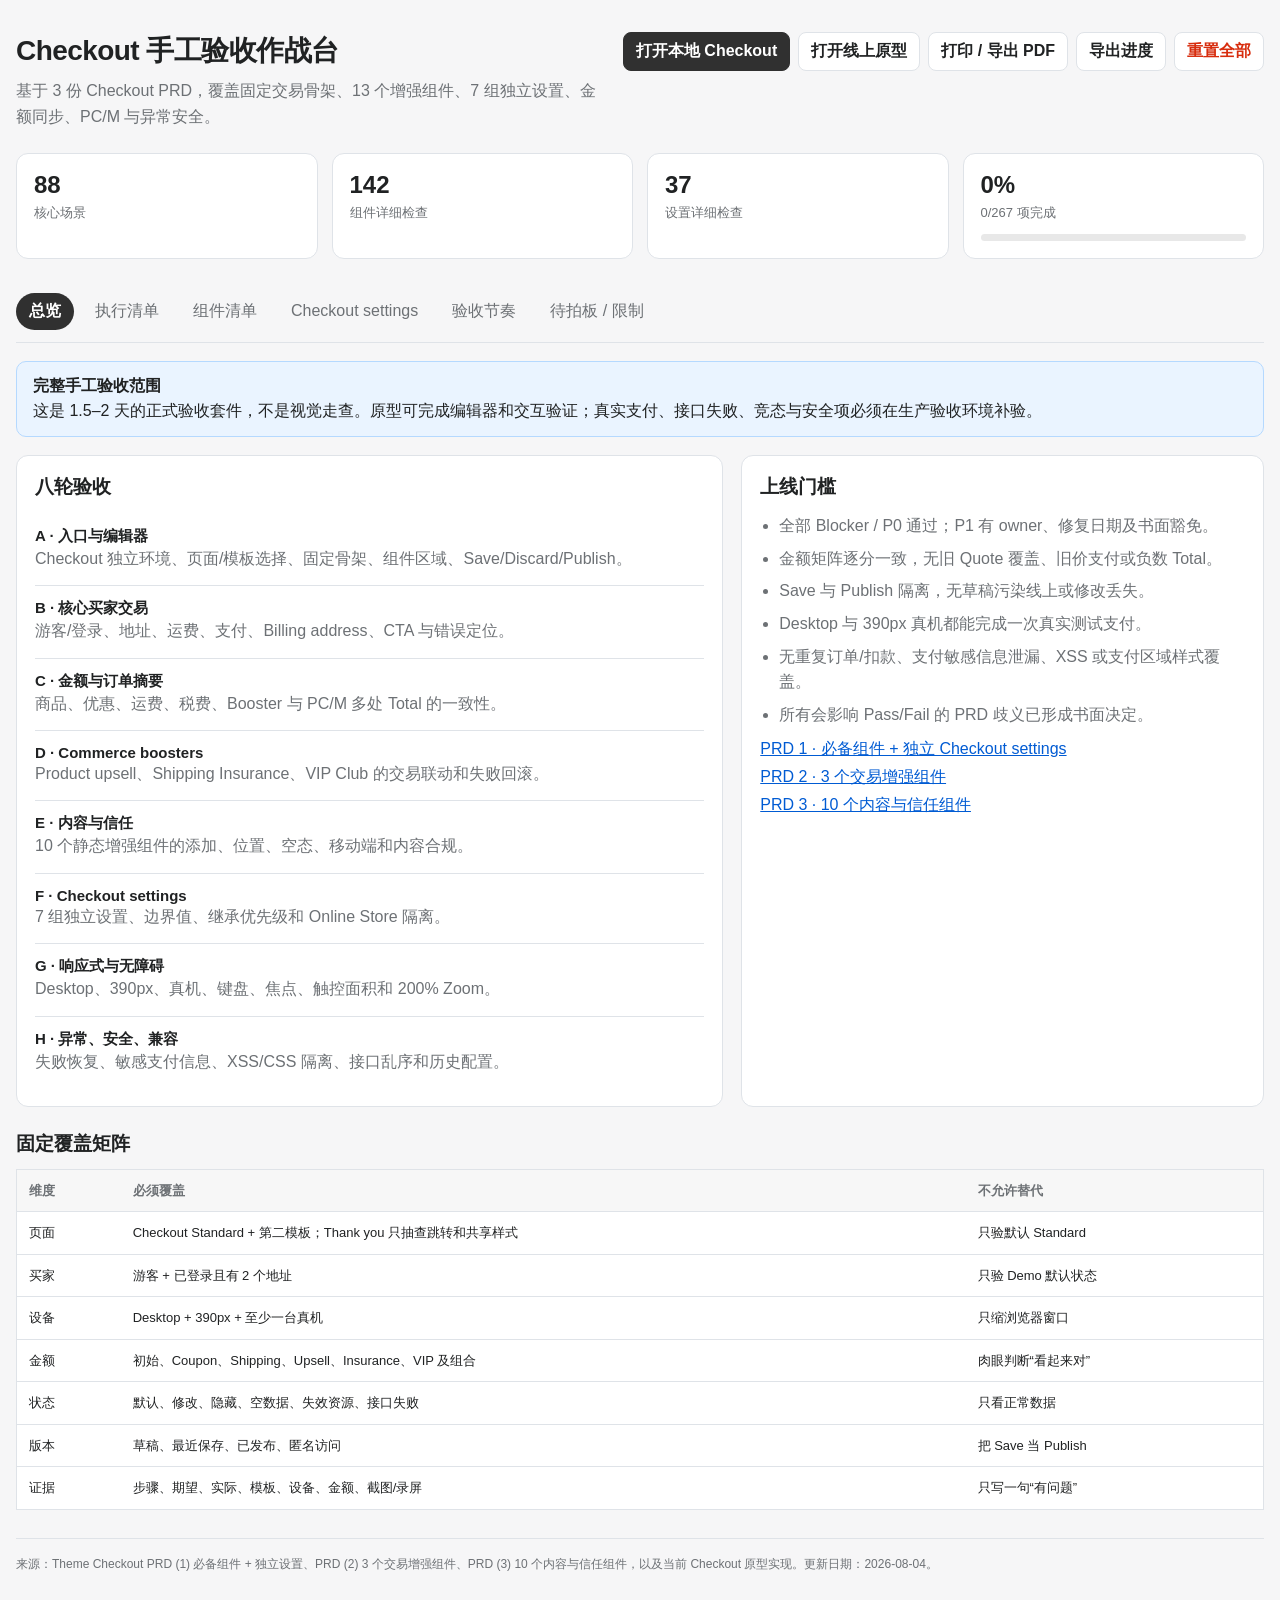
<file: checkout-acceptance-runbook.html>
<!doctype html>
<html lang="zh-CN">
<head>
  <meta charset="utf-8">
  <meta name="viewport" content="width=device-width, initial-scale=1">
  <title>Checkout 手工验收作战台</title>
  <style>
    :root {
      color-scheme: light;
      --bg: #f6f6f7;
      --surface: #fff;
      --text: #202223;
      --muted: #6d7175;
      --border: #dfe3e8;
      --primary: #303030;
      --primary-soft: #f1f1f1;
      --blue: #005bd3;
      --blue-soft: #eaf4ff;
      --green: #008060;
      --green-soft: #e3f5ee;
      --orange: #b98900;
      --orange-soft: #fff5d9;
      --red: #d72c0d;
      --red-soft: #fff0ee;
      font-family: Inter, -apple-system, BlinkMacSystemFont, "Segoe UI", "PingFang SC", sans-serif;
    }
    * { box-sizing: border-box; }
    body { margin: 0; background: var(--bg); color: var(--text); }
    button, input { font: inherit; }
    a { color: var(--blue); }
    .shell { width: min(1460px, calc(100% - 32px)); margin: 0 auto; padding: 32px 0 64px; }
    .top { display: flex; align-items: flex-start; gap: 20px; }
    .top-copy { flex: 1; }
    h1 { margin: 0 0 8px; font-size: 28px; letter-spacing: -.02em; }
    h2 { margin: 0 0 14px; font-size: 19px; }
    h3 { margin: 0; font-size: 15px; }
    p { margin: 0; line-height: 1.65; }
    .muted { color: var(--muted); }
    .actions { display: flex; gap: 8px; flex-wrap: wrap; justify-content: flex-end; }
    .button {
      display: inline-flex; align-items: center; justify-content: center; text-decoration: none;
      border: 1px solid var(--border); background: var(--surface); color: var(--text);
      border-radius: 8px; padding: 8px 12px; cursor: pointer; font-weight: 600;
    }
    .button:hover { background: var(--primary-soft); }
    .button.primary { background: var(--primary); color: white; border-color: var(--primary); }
    .button.danger { color: var(--red); }
    .stats { display: grid; grid-template-columns: repeat(4, 1fr); gap: 14px; margin: 22px 0; }
    .stat { background: var(--surface); border: 1px solid var(--border); border-radius: 12px; padding: 17px; }
    .stat strong { display: block; font-size: 24px; margin-bottom: 4px; }
    .stat span { color: var(--muted); font-size: 13px; }
    .progress { height: 7px; background: #e8e8e8; border-radius: 99px; overflow: hidden; margin-top: 12px; }
    .progress > i { display: block; height: 100%; width: 0; background: var(--green); transition: width .2s; }
    .tabs {
      position: sticky; top: 0; z-index: 20; display: flex; gap: 8px; flex-wrap: wrap;
      padding: 12px 0; margin-bottom: 18px; background: color-mix(in srgb, var(--bg) 92%, transparent);
      backdrop-filter: blur(10px); border-bottom: 1px solid var(--border);
    }
    .tab { border: 0; background: transparent; border-radius: 999px; padding: 8px 13px; cursor: pointer; color: var(--muted); }
    .tab.active { background: var(--primary); color: white; font-weight: 650; }
    .panel { display: none; }
    .panel.active { display: block; }
    .grid-2 { display: grid; grid-template-columns: 1.15fr .85fr; gap: 18px; }
    .card { background: var(--surface); border: 1px solid var(--border); border-radius: 12px; padding: 18px; }
    .stack { display: grid; gap: 12px; }
    .callout { border-radius: 10px; padding: 14px 16px; margin-bottom: 18px; background: var(--blue-soft); border: 1px solid #b5d9ff; }
    .callout.warning { background: var(--orange-soft); border-color: #ead58c; }
    .callout.danger { background: var(--red-soft); border-color: #ffc2b8; }
    .callout.success { background: var(--green-soft); border-color: #a9dfce; }
    .callout strong { display: block; margin-bottom: 4px; }
    .round { padding: 13px 0; border-bottom: 1px solid var(--border); }
    .round:last-child { border-bottom: 0; }
    table { width: 100%; border-collapse: collapse; background: var(--surface); border: 1px solid var(--border); }
    th, td { text-align: left; padding: 11px 12px; border-bottom: 1px solid var(--border); vertical-align: top; font-size: 13px; line-height: 1.5; }
    th { background: #f7f7f7; color: var(--muted); font-weight: 650; position: sticky; top: 55px; z-index: 5; }
    tr:last-child td { border-bottom: 0; }
    .section-head { display: flex; align-items: center; gap: 12px; margin: 24px 0 12px; flex-wrap: wrap; }
    .section-head h2 { margin: 0; }
    .section-head .spacer { flex: 1; }
    .count { color: var(--muted); font-size: 13px; white-space: nowrap; }
    .filters { display: flex; gap: 7px; flex-wrap: wrap; }
    .filter { border: 1px solid var(--border); background: var(--surface); padding: 6px 10px; border-radius: 999px; cursor: pointer; }
    .filter.active { background: var(--primary); color: #fff; border-color: var(--primary); }
    .risk { display: inline-flex; min-width: 34px; justify-content: center; border-radius: 99px; padding: 3px 7px; font-size: 11px; font-weight: 700; }
    .risk.Blocker { color: #fff; background: var(--red); }
    .risk.P0 { color: #8b2500; background: var(--orange-soft); }
    .risk.P1 { color: #004c99; background: var(--blue-soft); }
    .risk.P2 { color: var(--muted); background: var(--primary-soft); }
    .scope { display: inline-flex; border-radius: 99px; padding: 3px 7px; font-size: 11px; font-weight: 650; background: var(--primary-soft); color: var(--muted); }
    .scope.production { background: var(--orange-soft); color: #725b00; }
    details { background: var(--surface); border: 1px solid var(--border); border-radius: 10px; margin-bottom: 9px; overflow: hidden; }
    summary { padding: 13px 15px; cursor: pointer; font-weight: 650; display: flex; align-items: center; gap: 8px; }
    summary::marker { color: var(--muted); }
    .summary-meta { margin-left: auto; color: var(--muted); font-size: 12px; font-weight: 400; }
    .check-row {
      display: grid; grid-template-columns: 24px minmax(190px, .42fr) minmax(300px, 1fr);
      gap: 10px; align-items: start; padding: 11px 15px; border-top: 1px solid var(--border);
    }
    .check-row.simple { grid-template-columns: 24px minmax(0, 1fr); }
    .check-row.done .check-title, .check-row.done .check-copy { text-decoration: line-through; color: #8c9196; }
    .checkbox { width: 18px; height: 18px; margin-top: 1px; accent-color: var(--green); cursor: pointer; }
    .check-title { font-weight: 650; }
    .check-copy { color: var(--muted); font-size: 13px; line-height: 1.55; }
    .list { margin: 0; padding-left: 19px; display: grid; gap: 8px; color: var(--muted); line-height: 1.55; }
    .decision { padding: 15px; }
    .decision p + p { margin-top: 8px; }
    .source-links { display: grid; gap: 7px; margin-top: 12px; }
    .footer-note { margin-top: 28px; padding-top: 16px; border-top: 1px solid var(--border); font-size: 12px; color: var(--muted); }
    @media (max-width: 900px) {
      .shell { width: min(100% - 20px, 1460px); padding-top: 20px; }
      .top, .grid-2 { display: grid; grid-template-columns: 1fr; }
      .actions { justify-content: flex-start; }
      .stats { grid-template-columns: repeat(2, 1fr); }
      .check-row { grid-template-columns: 24px minmax(0, 1fr); }
      .check-copy { grid-column: 2; }
      .table-wrap { overflow-x: auto; }
      table { min-width: 760px; }
    }
    @media print {
      .actions, .tabs, .filters, .button { display: none !important; }
      .panel { display: block !important; page-break-before: always; }
      .panel:first-of-type { page-break-before: auto; }
      details > * { display: block !important; }
      details { break-inside: avoid; }
      body { background: #fff; }
      .shell { width: 100%; padding: 0; }
    }
  </style>
</head>
<body>
  <main class="shell">
    <header class="top">
      <div class="top-copy">
        <h1>Checkout 手工验收作战台</h1>
        <p class="muted">基于 3 份 Checkout PRD，覆盖固定交易骨架、13 个增强组件、7 组独立设置、金额同步、PC/M 与异常安全。</p>
      </div>
      <div class="actions">
        <a class="button primary" href="./index.html#/checkout/aura" target="_blank">打开本地 Checkout</a>
        <a class="button" href="https://xicanchen101.github.io/bestshopio-prototype/#/checkout/aura" target="_blank" rel="noopener">打开线上原型</a>
        <button class="button" id="printBtn">打印 / 导出 PDF</button>
        <button class="button" id="exportBtn">导出进度</button>
        <button class="button danger" id="resetBtn">重置全部</button>
      </div>
    </header>

    <section class="stats">
      <div class="stat"><strong id="coreTotal">0</strong><span>核心场景</span></div>
      <div class="stat"><strong id="componentTotal">0</strong><span>组件详细检查</span></div>
      <div class="stat"><strong id="settingTotal">0</strong><span>设置详细检查</span></div>
      <div class="stat"><strong id="allProgress">0%</strong><span id="allProgressCopy">总体完成进度</span><div class="progress"><i id="progressBar"></i></div></div>
    </section>

    <nav class="tabs" aria-label="验收内容">
      <button class="tab active" data-tab="overview">总览</button>
      <button class="tab" data-tab="core">执行清单</button>
      <button class="tab" data-tab="components">组件清单</button>
      <button class="tab" data-tab="settings">Checkout settings</button>
      <button class="tab" data-tab="schedule">验收节奏</button>
      <button class="tab" data-tab="decisions">待拍板 / 限制</button>
    </nav>

    <section class="panel active" id="overview">
      <div class="callout">
        <strong>完整手工验收范围</strong>
        这是 1.5–2 天的正式验收套件，不是视觉走查。原型可完成编辑器和交互验证；真实支付、接口失败、竞态与安全项必须在生产验收环境补验。
      </div>
      <div class="grid-2">
        <div class="card">
          <h2>八轮验收</h2>
          <div class="round"><h3>A · 入口与编辑器</h3><p class="muted">Checkout 独立环境、页面/模板选择、固定骨架、组件区域、Save/Discard/Publish。</p></div>
          <div class="round"><h3>B · 核心买家交易</h3><p class="muted">游客/登录、地址、运费、支付、Billing address、CTA 与错误定位。</p></div>
          <div class="round"><h3>C · 金额与订单摘要</h3><p class="muted">商品、优惠、运费、税费、Booster 与 PC/M 多处 Total 的一致性。</p></div>
          <div class="round"><h3>D · Commerce boosters</h3><p class="muted">Product upsell、Shipping Insurance、VIP Club 的交易联动和失败回滚。</p></div>
          <div class="round"><h3>E · 内容与信任</h3><p class="muted">10 个静态增强组件的添加、位置、空态、移动端和内容合规。</p></div>
          <div class="round"><h3>F · Checkout settings</h3><p class="muted">7 组独立设置、边界值、继承优先级和 Online Store 隔离。</p></div>
          <div class="round"><h3>G · 响应式与无障碍</h3><p class="muted">Desktop、390px、真机、键盘、焦点、触控面积和 200% Zoom。</p></div>
          <div class="round"><h3>H · 异常、安全、兼容</h3><p class="muted">失败恢复、敏感支付信息、XSS/CSS 隔离、接口乱序和历史配置。</p></div>
        </div>
        <div class="card">
          <h2>上线门槛</h2>
          <ul class="list">
            <li>全部 Blocker / P0 通过；P1 有 owner、修复日期及书面豁免。</li>
            <li>金额矩阵逐分一致，无旧 Quote 覆盖、旧价支付或负数 Total。</li>
            <li>Save 与 Publish 隔离，无草稿污染线上或修改丢失。</li>
            <li>Desktop 与 390px 真机都能完成一次真实测试支付。</li>
            <li>无重复订单/扣款、支付敏感信息泄漏、XSS 或支付区域样式覆盖。</li>
            <li>所有会影响 Pass/Fail 的 PRD 歧义已形成书面决定。</li>
          </ul>
          <div class="source-links">
            <a href="https://bestfulfill.feishu.cn/wiki/ExziwtoQEibsGGkoj5ucTNGGnYg" target="_blank" rel="noopener">PRD 1 · 必备组件 + 独立 Checkout settings</a>
            <a href="https://bestfulfill.feishu.cn/wiki/RcFWwh44qiolZFkvgWmcKJUZndf" target="_blank" rel="noopener">PRD 2 · 3 个交易增强组件</a>
            <a href="https://bestfulfill.feishu.cn/wiki/FweLwUIlMiiezHkwCl5cEjeNnwh" target="_blank" rel="noopener">PRD 3 · 10 个内容与信任组件</a>
          </div>
        </div>
      </div>

      <div class="section-head"><h2>固定覆盖矩阵</h2></div>
      <div class="table-wrap">
        <table>
          <thead><tr><th>维度</th><th>必须覆盖</th><th>不允许替代</th></tr></thead>
          <tbody>
            <tr><td>页面</td><td>Checkout Standard + 第二模板；Thank you 只抽查跳转和共享样式</td><td>只验默认 Standard</td></tr>
            <tr><td>买家</td><td>游客 + 已登录且有 2 个地址</td><td>只验 Demo 默认状态</td></tr>
            <tr><td>设备</td><td>Desktop + 390px + 至少一台真机</td><td>只缩浏览器窗口</td></tr>
            <tr><td>金额</td><td>初始、Coupon、Shipping、Upsell、Insurance、VIP 及组合</td><td>肉眼判断“看起来对”</td></tr>
            <tr><td>状态</td><td>默认、修改、隐藏、空数据、失效资源、接口失败</td><td>只看正常数据</td></tr>
            <tr><td>版本</td><td>草稿、最近保存、已发布、匿名访问</td><td>把 Save 当 Publish</td></tr>
            <tr><td>证据</td><td>步骤、期望、实际、模板、设备、金额、截图/录屏</td><td>只写一句“有问题”</td></tr>
          </tbody>
        </table>
      </div>
    </section>

    <section class="panel" id="core">
      <div class="callout warning">
        <strong>先准备金额 Oracle，再验交易链路</strong>
        固定购物车、地址、运费、税和优惠的预期金额必须由订单计算服务给出；验收人员不能自行猜测 Booster 是否参与税费或优惠。
      </div>
      <div class="grid-2">
        <div class="card">
          <h2>固定种子数据</h2>
          <ul class="list">
            <li>买家：游客；已登录且有 2 个保存地址。</li>
            <li>商品：单规格、多变体、Bundle、订阅、售罄、下架、缺图各 1 个。</li>
            <li>配送：单一方式、免费+付费两种方式、不可配送地址。</li>
            <li>优惠：WELCOME10、SAVE10，以及无效、不适用、接口失败码。</li>
            <li>支付：成功、拒付、超时、3DS/跳转型测试方式。</li>
            <li>Booster：Upsell 多变体、Insurance $3.95、VIP $29.99。</li>
            <li>内容：空/超长/Emoji/CJK 文案、有效/404 图片、合法/非法 URL。</li>
          </ul>
        </div>
        <div class="card">
          <h2>开始前资料</h2>
          <ul class="list">
            <li>Build / commit / API / 订单计算服务版本与环境 URL。</li>
            <li>真实测试支付环境、支付方式和脱敏规则。</li>
            <li>固定 Quote 矩阵及每一步预期金额。</li>
            <li>已发布基线 + 独立验收草稿，禁止直接改生产店。</li>
            <li>本期不做项、已知限制和待拍板项的书面结论。</li>
            <li>匿名无痕窗口、Safari/iOS 与 Android 真机。</li>
          </ul>
        </div>
      </div>
      <div class="section-head"><h2>核心验收场景</h2><span class="spacer"></span><span class="count" id="coreCount">0/0 完成</span><button class="button" data-reset="core">重置本页</button></div>
      <div id="coreList"></div>
    </section>

    <section class="panel" id="components">
      <div class="callout">
        <strong>23 个组件逐项验收</strong>
        10 个固定交易组件、3 个交易增强组件、10 个内容与信任组件。P0 组件必须覆盖正常、失败和 Mobile；静态组件必须证明不改变订单金额。
      </div>
      <div class="section-head">
        <h2>组件风险与证据</h2><span class="spacer"></span>
        <div class="filters" id="riskFilters">
          <button class="filter active" data-risk="All">All</button>
          <button class="filter" data-risk="Blocker">Blocker</button>
          <button class="filter" data-risk="P0">P0</button>
          <button class="filter" data-risk="P1">P1</button>
          <button class="filter" data-risk="P2">P2</button>
        </div>
        <span class="count" id="componentCount">0/0 完成</span>
        <button class="button" data-reset="component">重置本页</button>
      </div>
      <div class="table-wrap">
        <table>
          <thead><tr><th>组件</th><th>族</th><th>风险</th><th>手工验收重点</th><th>保留证据</th></tr></thead>
          <tbody id="componentSummary"></tbody>
        </table>
      </div>
      <div class="section-head"><h2>详细用例</h2></div>
      <div id="componentList"></div>
    </section>

    <section class="panel" id="settings">
      <div class="callout">
        <strong>7 组 Checkout settings</strong>
        每组执行“默认 → 最小 → 最大 → Save 刷新 → Publish 匿名页”，并验证 Component setting ＞ Checkout setting ＞ System default。
      </div>
      <div class="section-head"><h2>逐组详细检查</h2><span class="spacer"></span><span class="count" id="settingCount">0/0 完成</span><button class="button" data-reset="setting">重置本页</button></div>
      <div id="settingList"></div>
      <div class="callout warning">
        <strong>显式值不能被错误回退</strong>
        false、0、Transparent 和清空覆盖必须分别验证；Checkout settings 不得污染 Online Store Theme settings。
      </div>
    </section>

    <section class="panel" id="schedule">
      <div class="callout success">
        <strong>建议按 1.5–2 天安排</strong>
        原型验收与生产交易验收分开记结论。原型不具备的真实支付、接口失败和安全测试，不得直接勾选为通过。
      </div>
      <h2>标准两天版</h2>
      <div class="table-wrap">
        <table>
          <thead><tr><th>阶段</th><th>时间</th><th>范围</th><th>完成标准</th></tr></thead>
          <tbody>
            <tr><td>0. 预检</td><td>30 min</td><td>Build、权限、范围、种子、金额 Oracle</td><td>阻塞项清零</td></tr>
            <tr><td>1. Editor</td><td>2 h</td><td>入口、模板、骨架、区域、Save/Publish</td><td>A 组通过</td></tr>
            <tr><td>2. 核心交易</td><td>3 h</td><td>游客/登录、地址、运费、支付、CTA</td><td>B 组完整支付一次</td></tr>
            <tr><td>3. 金额矩阵</td><td>2 h</td><td>Coupon、Shipping、Booster 及组合</td><td>C 组逐分一致</td></tr>
            <tr><td>4. Commerce</td><td>1.5 h</td><td>Upsell、Insurance、VIP</td><td>联动与失败回滚</td></tr>
            <tr><td>5. 内容组件</td><td>3 h</td><td>10 个内容与信任组件</td><td>位置、空态、Mobile</td></tr>
            <tr><td>6. Settings</td><td>1.5 h</td><td>7 组设置与继承</td><td>真实匿名页一致</td></tr>
            <tr><td>7. 响应式/异常</td><td>2.5 h</td><td>真机、键盘、失败、安全、兼容</td><td>G/H 门禁通过</td></tr>
            <tr><td>8. 结论</td><td>30 min</td><td>缺陷分级、证据、owner、豁免</td><td>可作上线决策</td></tr>
          </tbody>
        </table>
      </div>
      <div class="section-head"><h2>每个可添加组件统一九步</h2></div>
      <div class="card">
        <p>添加 → 修改核心字段 → 触发条件字段 → 拖入允许/禁止区域 → 验空值与失效资源 → 切 Mobile → Save 刷新 → 隐藏/删除/恢复 → Publish 后到匿名 Checkout 核对。</p>
      </div>
    </section>

    <section class="panel" id="decisions">
      <div class="callout danger">
        <strong>以下问题不拍板，就没有统一 Pass/Fail 标准</strong>
        “原型当前如此”不等于 PRD 已自动变更。请在正式验收前为每项记录 Accept / Fix / Defer。
      </div>
      <div id="decisionList"></div>
      <div class="section-head"><h2>缺陷严重级别</h2></div>
      <div class="table-wrap">
        <table>
          <thead><tr><th>级别</th><th>Checkout 场景</th><th>上线策略</th></tr></thead>
          <tbody>
            <tr><td><span class="risk Blocker">Blocker</span></td><td>金额错误、重复订单/扣款、草稿污染线上、支付敏感数据泄漏、XSS</td><td>必须修复</td></tr>
            <tr><td><span class="risk P0">P0</span></td><td>无法结账、核心字段/运费/支付失败、Save/Publish 丢数据、移动端主链路不可用</td><td>必须修复</td></tr>
            <tr><td><span class="risk P1">P1</span></td><td>单组件、布局、回退或低频错误，有明确绕行方案</td><td>需 owner、日期和书面豁免</td></tr>
            <tr><td><span class="risk P2">P2</span></td><td>轻微间距、非核心文案或低频视觉差异</td><td>可进入后续清单</td></tr>
          </tbody>
        </table>
      </div>
    </section>

    <p class="footer-note">来源：Theme Checkout PRD (1) 必备组件 + 独立设置、PRD (2) 3 个交易增强组件、PRD (3) 10 个内容与信任组件，以及当前 Checkout 原型实现。更新日期：2026-08-04。</p>
  </main>

  <script>
    const coreGroups = {
      "A · 入口、编辑器、模板与发布": [
        ["scope","范围冻结","确认 3 份 PRD、Checkout 页面范围、本期不详验 Upsell/Downsell/Thank you，以及全部已知限制。","P0","prototype"],
        ["build","冻结验收 Build","记录 Admin、Theme、Storefront、后端、订单计算与支付版本。","P0","production"],
        ["entry-card","Theme 列表入口","从 Online Store Theme 列表点击 Edit checkout，进入正确主题和 Checkout 模板。","P0","prototype"],
        ["entry-selector","Online Store 编辑器跳转","页面选择器底部点击 Checkout theme，surface、URL 和左侧菜单同时切换。","P0","prototype"],
        ["back-online","返回 Online store theme","从 Checkout 页面选择器返回 Online Store，环境和当前主题正确。","P1","prototype"],
        ["page-selector","页面与模板选择器","Checkout 当前页面、模板名、搜索、返回按钮和长列表滚动均正常。","P1","prototype"],
        ["multi-template","Checkout 多模板","Standard 与第二模板隔离；新建模板后可进入，当前模板高亮。","P1","prototype"],
        ["core-tree","固定骨架完整","Header、Mobile Summary、Express、Contact、Delivery、Shipping、Payment、CTA、Order Summary、Policy Links 齐全。","P0","prototype"],
        ["core-locked","核心组件锁定","核心组件不可删除、复制、重命名、跨区域拖拽或自由添加 Block。","P0","prototype"],
        ["catalog","Add component 目录","3 个 Commerce boosters 与 10 个内容/信任组件分类、名称、描述齐全。","P1","prototype"],
        ["zone-valid","允许区域","组件可放到 PRD 允许区域，树和预览同步，Save 刷新后顺序保留。","P1","prototype"],
        ["zone-invalid","禁止区域","非法放置被阻止并有明确反馈；Footer 单例底部、Announcement 顶部、Testimonials 底部。","P1","prototype"],
        ["dirty-positive","产生 Unsaved changes","改字段、设置、增删/显隐/拖拽组件均变脏。","P0","prototype"],
        ["dirty-negative","不产生 Unsaved changes","切设备、选组件、展开树、滚动预览不变脏。","P1","prototype"],
        ["switch-cancel","未保存切换 · Cancel","停留原页面/模板，修改完整保留。","P0","prototype"],
        ["switch-discard","未保存切换 · Discard","放弃后切换，返回原模板时修改不存在。","P0","prototype"],
        ["switch-save","未保存切换 · Save","先保存再切换，返回后修改存在。","P0","prototype"],
        ["save-success","Save 成功与刷新","保存中防重复；刷新、退出重进后草稿完整。","P0","production"],
        ["save-fail","Save 失败恢复","断网/登录过期时修改不丢，错误明确，恢复后可重试。","P0","production"],
        ["publish-success","Publish 与匿名访问","发布成功后匿名 Checkout 使用新版本；仅 Save 的草稿线上不可见。","Blocker","production"],
        ["publish-fail","Publish 失败保护","线上继续旧版本，草稿保留，重复点击不创建多个发布任务。","Blocker","production"],
        ["legacy","历史配置兼容","缺字段、未知组件、旧枚举配置不导致编辑器或 Checkout 崩溃。","P1","production"]
      ],
      "B · 核心买家交易流程": [
        ["guest-flow","游客完整结账","邮箱 → 地址 → 配送 → 支付 → CTA；订单只创建一次并进入 Thank you。","Blocker","production"],
        ["signed-flow","登录买家","Sign in 状态、邮箱、保存地址列表、地址切换和 Sign out 正确。","P0","prototype"],
        ["email","邮箱校验","空、格式错误、合法邮箱提示正确；修正后错误即时解除。","P0","production"],
        ["country","国家字段联动","国家切换后 State/Province、邮编、电话区号和必填规则正确。","P0","production"],
        ["shipping-empty","运费空态","地址不完整时显示 Empty state；完整后 loading 并返回方式。","P0","production"],
        ["shipping-single","单一配送方式","唯一方式自动选中，Shipping 与 Total 更新。","P0","production"],
        ["shipping-multiple","多个配送方式","默认项正确；切换免费/付费方式后金额同步。","P0","prototype"],
        ["shipping-fail","运费失败/不可配送","提示明确、可重试、CTA 不得绕过。","P0","production"],
        ["express","快捷支付可用性","仅展示网关和设备真实可用方式，不可用方式不留空按钮。","P1","production"],
        ["hosted-card","支付托管边界","Theme 不修改或保存 Card number、Expiry、CVC；Hosted Card 边界清晰。","Blocker","production"],
        ["billing-default","账单地址默认态","默认复用 Shipping address，独立表单隐藏。","P0","prototype"],
        ["billing-expand","独立账单地址","取消勾选后展开；必填校验、PC 多列/Mobile 单列正确。","P0","prototype"],
        ["billing-retain","账单地址会话保留","重新勾选隐藏但保留输入；提交仍使用最新 Shipping。","P0","production"],
        ["no-shipping","无需配送订单","不显示复用勾选项，直接要求 Billing address。","P0","production"],
        ["validation-order","CTA 校验顺序","Contact → Shipping → Shipping Method → Payment → Billing → 最新金额，并定位首错。","P0","production"],
        ["cta-loading","CTA 防重复提交","显示配置 Loading text；双击、回车连击不重复订单或扣款。","Blocker","production"],
        ["payment-fail","支付失败恢复","拒付、超时、网络失败停留当前页，安全提示明确，允许重试。","P0","production"],
        ["header-links","Header 生产交互","Cart 返回购物车，Email/Phone 使用 mailto/tel，Logo 回退正确。","P1","production"],
        ["policy-modal","政策链接","仅展示已配置页面；点击按最终口径弹窗或跳转，无死链。","P1","prototype"]
      ],
      "C · Order Summary 与金额同步": [
        ["cart-lines","Cart Lines","商品图、标题、变体、数量、价格、划线价、Savings、Bundle 与订阅信息正确。","P0","prototype"],
        ["initial-total","初始金额 Oracle","Subtotal、Discount、Shipping、Tax、Total 与订单计算服务逐分一致。","Blocker","production"],
        ["address-quote","地址更新 Quote","国家/地址变化只刷新规定金额；旧请求晚返回不覆盖新结果。","Blocker","production"],
        ["shipping-total","配送金额","切换方式后 Summary 和最终提交金额都使用最后选中项。","Blocker","production"],
        ["coupon-valid","有效优惠码","WELCOME10 / SAVE10 应用后 Discount、Total 和标签正确。","P0","prototype"],
        ["coupon-errors","优惠码异常","空、无效、不适用、重复、接口失败分别提示；移除后金额恢复。","P0","production"],
        ["quantity-variant","数量与变体","商品数量/变体价格变化后行项目、Subtotal、件数和 Total 同步。","Blocker","production"],
        ["boosters-total","Booster 金额","Upsell、Insurance、VIP 单独及组合加入后新增行和 Total 正确。","Blocker","prototype"],
        ["race","并发金额变化","地址、配送、优惠和 Booster 快速连续改变时只接受最新 Quote。","Blocker","production"],
        ["price-change","提交前价格变化","刷新并要求确认，不得按旧 Total 支付。","Blocker","production"],
        ["summary-parity","多摘要一致","Desktop、Mobile 顶部、Mobile 底部和 CTA 提交金额一致。","P0","prototype"],
        ["rounding","币种与舍入","多币种、小数舍入、最低 $0 与负数保护符合订单服务。","Blocker","production"],
        ["quote-fail","总价刷新失败","CTA 禁用并提供恢复路径，旧金额不可提交。","Blocker","production"]
      ],
      "D · Commerce boosters 通用": [
        ["booster-crud","组件生命周期","三组件分别添加、隐藏、删除、恢复、Save/Publish 后状态正确。","P1","prototype"],
        ["booster-zones","Commerce 区域","可在 Contact/Shipping/Payment/CTA/Summary 后放置，非法区域拒绝。","P1","prototype"],
        ["booster-loading","Cart Mutation 状态","Add/Remove/Update loading、防重复、失败回滚和重试正确。","P0","production"],
        ["booster-buyer-dirty","买家操作不污染 Theme","勾选、加购、切变体不产生编辑器 Unsaved changes。","P0","prototype"],
        ["booster-combo","三组件组合","顺序、独立取消、优惠/税/运费适用与订单记录符合金额 Oracle。","Blocker","production"]
      ],
      "E · 内容组件通用": [
        ["content-crud","静态组件生命周期","10 个组件均可按规则添加、隐藏、删除、拖拽和保存。","P1","prototype"],
        ["content-no-order","订单数据不变","添加、修改、显隐静态组件前后 Cart/Quote/Total 完全不变。","Blocker","production"],
        ["content-empty","空内容","无有效内容或 Block 时前台不展示，也不保留异常空白。","P1","prototype"],
        ["content-image","图片失败","404、慢加载、不支持格式有规定回退，不出现破图或布局坍塌。","P1","production"],
        ["content-long","长内容","超长、Emoji、中英文混排在 PC/M 自动换行，不遮挡 CTA。","P1","prototype"],
        ["content-compliance","内容真实性提示","评论、认证、倒计时和第三方风格组件显示 PRD 合规提醒。","P1","prototype"]
      ],
      "G · Desktop、Mobile 与可访问性": [
        ["desktop","Desktop 双栏","默认 980px 居中；左表单、右 Summary；Header 通栏。","P0","prototype"],
        ["breakpoints","响应式断点","1280、1024、768、390、320px 无页面级横向滚动。","P0","prototype"],
        ["mobile-order","Mobile 顺序","Header → Top Summary → Express → Contact → Delivery → Shipping → Payment → Bottom Summary → CTA → Policy。","P0","prototype"],
        ["mobile-form","Mobile 表单","字段单列、Express/CTA 全宽、触控目标不低于 44px。","P0","prototype"],
        ["mobile-header","Mobile Header 收敛","Logo 居中 + Cart；Trust/Secure/Contact 自动隐藏。","P1","prototype"],
        ["keyboard","键盘完成结账","Tab 顺序与视觉一致，无焦点陷阱，可无鼠标完成。","P0","production"],
        ["focus-error","焦点与错误","Focus 可见；错误定位首字段并被屏幕阅读器读出。","P0","production"],
        ["semantics","交互语义","摘要、Countdown、轮播、政策弹窗具有正确 expanded/dialog/button 语义。","P1","production"],
        ["zoom","Zoom 与大字号","200% Zoom、系统大字号、横竖屏仍能完成支付。","P0","production"],
        ["contrast","对比度","文字、错误、Focus、按钮和 Disabled 达到 WCAG AA。","P0","production"],
        ["reduced-motion","减少动态效果","系统开启 reduced motion 后，跑马灯/轮播不造成强制干扰。","P1","production"]
      ],
      "H · Loading、错误、安全与兼容": [
        ["loading","分区 Loading","页面、商品、Shipping、Payment、Coupon、CTA 不出现可操作的半成品状态。","P0","production"],
        ["retry","全局失败重试","重试后购物车和非敏感已填字段保留。","P0","production"],
        ["blocking-states","阻断状态","空购物车、下架、库存不足、不可配送、无支付方式均阻止提交。","P0","production"],
        ["resource-fallback","资源回退","Logo、政策页、组件图片删除后无死链/破图。","P1","production"],
        ["sensitive","支付敏感信息","卡号、Expiry、CVC 不进入 Theme JSON、日志、Analytics 或错误上报。","Blocker","production"],
        ["injection","XSS / CSS 隔离","富文本、URL、SVG、Custom CSS 不执行脚本、不覆盖支付区或隐藏 CTA。","Blocker","production"],
        ["unsafe-url","危险 URL","javascript: / data: 等协议被拒绝；新窗口外链安全隔离。","Blocker","production"],
        ["privacy","隐私与错误文案","支付错误不暴露银行敏感原因；邮箱、地址、Token 在证据中脱敏。","P0","production"],
        ["slow-network","慢网与乱序","离线恢复、返回/刷新、接口乱序不产生旧金额或重复支付。","Blocker","production"],
        ["browsers","浏览器兼容","Chrome、Safari、Edge；iOS Safari 与 Android Chrome 真机抽查。","P1","production"],
        ["console","前端稳定性","Console 无未处理异常；关键接口无意外 4xx/5xx。","P0","production"],
        ["idempotency","订单与支付幂等","重复回调、刷新成功页、网络重放不重复订单或扣款。","Blocker","production"]
      ]
    };

    const components = [
      ["Header","Core","P1","品牌回退、结构轴、信任/联系/购物车、Mobile 收敛","PC/M 截图；Logo 三级回退"],
      ["Order summary (Mobile)","Core","P0","顶部折叠、Total 刷新、与底部摘要同步","展开/折叠录屏；三处金额对照"],
      ["Express checkout","Core","P1","网关可用性、按钮布局、支付跳转边界","可用/不可用环境截图"],
      ["Contact","Core","P0","邮箱、登录态、Sign in/out 与错误提示","游客/登录各一段录屏"],
      ["Delivery","Core","P0","国家联动、保存地址、Add/Edit modal、浮动标签","游客/登录/移动端录屏"],
      ["Shipping Method","Core","Blocker","空态、默认选中、切换方式与 Total","免费/付费切换前后金额"],
      ["Payment + Billing address","Core","Blocker","Hosted Card 边界、账单地址显隐/校验/提交","脱敏支付请求；PC/M 表单"],
      ["CTA","Core","Blocker","校验顺序、Loading、防重复、失败恢复","双击测试；订单/付款记录"],
      ["Order Summary","Core","Blocker","Cart Lines、Coupon、折扣/运费/税/Total","完整金额矩阵与 Quote 响应"],
      ["Policy Links","Core","P1","页面选择、隐藏、弹窗/跳转、死链回退","五链接 + 空状态截图"],
      ["Product upsell","Commerce","Blocker","商品来源、变体、数量、加购与 Summary","Cart Mutation + 订单行"],
      ["Shipping Insurance","Commerce","Blocker","Price、默认选择、勾选回滚、Summary 服务行","$3.95 前后金额与失败录屏"],
      ["VIP Club","Commerce","Blocker","Price、富文本、明确同意、计费时点","订单行、续费文案与金额"],
      ["Announcement Bar","Promotion","P1","仅 Header 上方、无跳转、长文案","PC/M + 非法位置"],
      ["Countdown","Promotion","P1","样式、格式、1–1440 分钟、三种到期行为","边界值 + 到期录屏"],
      ["Payment Icons","Trust","P1","Section+Block、内置/自定义、布局与 Alt","PC/M 换行 + 无 Block"],
      ["Trust badges","Trust","P1","Structured/Full image、空值、Grid","两种模式 + 图片失败"],
      ["Trustpilot Review","Social proof","P1","静态评分/评论、空值、真实性提示","无 API 请求证据 + Mobile"],
      ["Review card","Social proof","P1","Carousel/Grid、图片/徽章/作者、空态","PC/M + 无 Block"],
      ["Testimonials","Social proof","P1","无产品配置、仅底部、Footer 上方","位置限制 + Mobile"],
      ["Facebook-style Comments","Social proof","P1","Reaction、品牌回复、0/1/N 文案、合规","组合截图 + 空评论"],
      ["Static content","Content","P1","Notice/Plain、富文本、链接、净化","空值 + 非法 URL/XSS"],
      ["Footer","Content","P1","单例固定底部、五类 Block、品牌回退","PC/M + 重复添加"]
    ];

    const componentCases = {
      "Header":["Logo image、Store brand logo、Store name 的三级回退","Logo Left/Center/Right 时 start/center/end 模块落位正确","Trust message、Secure badge、Contact、Cart 开关及条件字段即时显隐","Email/Phone 生产环境使用 mailto/tel，Cart 返回购物车","组件颜色覆盖 Checkout Header settings，清空后恢复继承","Mobile 仅保留居中 Logo 与 Cart，无横向拥挤"],
      "Order summary (Mobile)":["仅 Mobile 出现，默认折叠只显示标题和最新 Total","点击展开/收起；Cart Lines、Coupon 与金额完整","应用 Coupon、切 Shipping、勾 Booster 时折叠态 Total 仍刷新","顶部与底部 Summary 的商品、优惠、件数、Savings 和 Total 一致","背景、文字、Total 色在折叠和展开态均生效"],
      "Express checkout":["Heading 修改后实时预览并可保存","仅展示当前网关与设备可用的支付方式","按钮在 Mobile 全宽，点击目标不低于 44px","支付方式为空/接口失败时不保留空容器","真实快捷支付成功、取消、失败后返回路径正确"],
      "Contact":["Heading、Email placeholder、Sign in text 和显隐开关","游客输入空/非法/合法邮箱的校验与浮动标签","Sign in 后邮箱/身份正确，Sign out 恢复游客表单","买家交互不产生 Theme Unsaved changes","键盘焦点与错误提示可被读屏识别"],
      "Delivery":["国家/州省/城市/邮编字段联动与各 placeholder","游客字段浮动标签、必填、格式错误和首错定位","登录买家保存地址单选切换后 Shipping/Tax 刷新","Add/Edit address modal 打开、保存、取消和会话保留","登录态 standalone Shipping Method 隐藏，但地址卡内仍可选","PC 姓名双列、城市/州/邮编三列；Mobile 全部单列"],
      "Shipping Method":["地址不完整时展示配置的 Empty state","唯一配送方式自动选中；多个方式选服务端默认项","切换免费/付费方式，Shipping 与 Total 逐分更新","选中边框颜色继承/覆盖正确","加载、无可用方式、接口失败与重试","快速切地址时旧运费响应不覆盖新地址"],
      "Payment + Billing address":["Heading/Description 与支付方式列表样式","Card number/Expiry/CVC 由托管字段处理，不进入 Theme 数据","默认勾选 Use shipping address，Billing 表单隐藏","取消勾选展开独立表单；必填、浮动标签、错误色正确","再次勾选后隐藏但保留会话输入；提交使用 Shipping","无配送订单直接展示 Billing；PC 多列/Mobile 单列","支付拒绝、超时、3DS/跳转和恢复路径"],
      "CTA":["Button text、full width、颜色、圆角、Loading text","空表单点击后按 PRD 顺序定位首错","Coupon/Shipping/Total 计算中按钮禁用","提交中 Loading 且双击/回车连击不重复订单","支付成功进入 Thank you；失败停留并允许重试","Mobile 全宽、点击区域和 Focus 状态达标"],
      "Order Summary":["普通、Bundle、订阅商品的图、变体、数量、价格和 Savings","有效 Coupon 应用、移除及无效/不适用/重复/接口失败","Discount code 浮动标签且紧凑输入布局不被破坏","产品折扣、订单折扣、运费折扣分别展示并参与 Total","切 Shipping、数量、变体、Booster 后所有金额同步","Discount/Tax 为 0、Shipping Free 和小数舍入规则","Mobile 顶部/底部与 Desktop Summary 完全一致"],
      "Policy Links":["Refund/Privacy/Terms/Shipping/Contact 分别选择 Page","未选单个 Page 不展示；全部未选时整个区域隐藏","链接文案使用 Page 真实标题，超长时 Mobile 自动换行","点击按最终口径弹窗或跳转，内容与目标 Page 一致","Page 删除/无权限后不出现死链","组件可隐藏；Link color 与 Text size 生效"],
      "Product upsell":["Manual products / Collection 数据源和空数据状态","最多选择 6 个；Products limit 1/6；已在 Cart 商品排除","草稿、下架、售罄、无可售变体商品不可加购","Slider/Grid、PC 1–4、Mobile 1–2 与显示字段开关","多变体下拉联动图片、价格与 Order Summary","Plus/Button CTA，Add、+、-、减至 0 的完整往返","Default-checked 初始化一次，买家取消后不因重渲染恢复","Add/Remove/Update loading、失败回滚与重试"],
      "Shipping Insurance":["Heading、Title、Description、Price、Summary image、Social proof、Icon","Description 价格变量与配置 Price 一致","Default selected 关闭/开启的初始订单状态","勾选加入服务行与金额；取消完整移除","Order Summary 移除后组件自动取消选择","Price 缺失/0、图片失败和服务不可用状态","Mutation 失败回滚选择并提示"],
      "VIP Club":["Title、富文本 Description、Price、Summary image 和样式","Default selected 关闭/开启的明确同意口径","勾选只加入一次；取消后会员行与金额移除","Order Summary 移除后组件自动取消选择","续费金额、首次收费时点、周期和取消方式与真实计费一致","富文本净化，不执行脚本或污染支付区域","Mutation 失败回滚且可重试"],
      "Announcement Bar":["复用 Online Store 组件但 Checkout 不展示链接配置/不执行跳转","仅允许 Header 上方，拖到其他区域被阻止","0/1/多条消息下的隐藏、箭头和轮播","空文案不展示；超长文案 Mobile 换行或跑马灯不溢出","隐藏/删除/Save/Publish 后状态正确"],
      "Countdown":["Inline / Alert bar 两种当前样式；Success bar 按决策单处理","MM:SS / HH:MM:SS 与 1、10、1440 分钟边界","Stop at 0、Restart、Hide section 三种到期行为","Prefix/Icon 为空的条件展示","后台改时长重新计算；设备切换不改配置","刷新后重置/保留剩余时间按最终会话规则","移动端长文案换行，无误导性库存声明"],
      "Payment Icons":["新增、删除、排序 Payment Icon Block","Visa/PayPal/Mastercard/Amex 等内置图标与 Custom image","自定义图片为空/失败时不显示破图","Heading 空值、Inline/Grid、PC/M 每行数、尺寸、间距、对齐","Alt text 准确；装饰性图标不重复朗读","无有效 Block 时整个组件隐藏"],
      "Trust badges":["Structured badges / Full image 互斥切换","整图为空/失败时整个组件隐藏","Block 的内置/自定义图标、Title、Description 空值组合","Vertical/Horizontal/Grid 与 PC/M 每行数边界","无有效 Block 时隐藏且不留空白","认证真实性提示与 Custom CSS 隔离"],
      "Trustpilot Review":["Overall rating 0–5 含小数，Review rating 1–5","Trustpilot text 开关与自定义文案","Review Title/Content/Name/Date/Verified 的空值规则","无 Review 时只保留有效评分摘要","确认无 Trustpilot API 请求，仅静态配置","真实性提示、Mobile 卡片全宽与长正文"],
      "Review card":["新增/删除/排序 Card Block","Carousel/Grid、PC 1–3、Mobile 1–2","主图、徽章图、Title、Content、Author 和 Subtitle","Image Left/Top/Right 与缺图布局","无 Block/空字段按规则隐藏","Mobile 单卡全宽，长正文不遮挡 CTA"],
      "Testimonials":["Checkout 不出现 Product 绑定控件","保留评价、头像、姓名、星级和布局能力","只允许 Policy Links 下方/底部；有 Footer 时位于其上","无内容隐藏；头像缺失按最终回退口径","Mobile 按现有 Testimonials 规则展示","非法位置、隐藏、删除和发布后状态"],
      "Facebook-style Comments":["空 Comment 不渲染；头像/姓名/Time 的空值回退","Reaction count=0 隐藏；不同表情组合和计数正确","Hide、Like、Reply 文案配置与空值回退","Brand reply 开关及 0/1/N Reply 文案","头像为空时首字母占位；Mobile 单列","不冒充真实 Facebook 数据，显示合规提醒"],
      "Static content":["Notice bar / Plain text；Card 按决策单处理","系统图标/Custom icon、Heading、富文本 Content","Heading 与 Content 都空时整个组件隐藏","Link text/URL 不完整时不展示链接；新标签页正确","javascript:/data: 与危险富文本被拒绝或净化","Mobile 自动换行，Custom CSS 不污染其他组件"],
      "Footer":["只能添加一个，固定页面最底部，重复添加被阻止","Logo → Brand name → Store name 回退","Disclaimer、Policy、Contact、Copyright {{year}}、Payment icons 开关","Policy/Payment/Text/Social/Contact Block 新增、排序、删除","空 Page/URL/联系方式不展示死链或空行","PC 对齐与 Padding；Mobile 内容纵向且无溢出","Footer Custom CSS 不能覆盖支付区域"]
    };

    const settingCases = {
      "Main":["Page background、Text、Muted、Divider 分别作用于正确区域","默认值、清空和非法颜色的回退明确","Checkout 设置不污染 Online Store 页面","Header/Order Summary 有独立 Token 时不被 Main 错误覆盖","Save/Publish 后匿名 Checkout 与编辑器一致"],
      "Header":["Background、Text、Accent 与 Header Section 覆盖优先级","PC height 48/64/120，Mobile 44/56/100 边界","Header divider 开/关与 Section Show divider 关系正确","Mobile 高度变化不挤压 Logo/Cart","清除 Section 颜色后恢复 Checkout Header settings"],
      "Order Summary":["Background、Text、Muted 同时作用于 Desktop 与 Mobile 两处摘要","Summary Section 自定义色覆盖全局，清空后恢复","Total color 仅作用金额重点，不破坏对比度","商品行、Coupon、折扣标签在深浅背景均可读","三处 Summary 对同一 Token 的消费一致"],
      "Accent and buttons":["Accent 作用于链接、Radio、Checkbox 和选中态","Button background/text/hover 分别生效","Radius 0/40，Height 40/52/64 边界","CTA Section 覆盖 Theme，清除后恢复继承","Focus/Disabled/Loading 状态仍清晰且对比度达标"],
      "Input fields":["背景、输入文字、Placeholder、默认/Focus/Error 边框颜色","Radius 0/24，Height 40/48/64 边界","Transparent input 显式开启后不错误回退白色","浮动标签在空值、聚焦、已填、自动填充时正确","Payment 紧凑字段、Discount code、CVC 不被统一高度破坏","Error color 同时用于边框、文案和首错定位"],
      "Typography":["Heading/Body font 分别作用标题与正文","Base 12/18、Heading 14/28、Small 10/14 边界","Heading 400/700、Body 400/600 字重","字体加载失败使用系统字体，无明显布局抖动","长标题、政策链接和 Mobile 下不截断关键内容"],
      "Layout":["Page max width 900/980/1280，背景仍可通栏","Column gap 16/40/80 不导致 Summary 过窄","Section spacing 12/24/48 只影响区块间距","Mobile padding 12/18/24 无横向滚动","Desktop 双栏与 Mobile 单列切换顺序正确","Checkout Layout 不改变 Online Store 容器宽度"]
    };

    const decisions = [
      ["页面范围已扩展到四类","PRD 1 只写 Checkout / Thank you；当前原型还有 Upsell / Downsell 与统一开关。","本清单只详验 Checkout；确认四类页面是否正式回写 PRD。"],
      ["Mobile 存在顶部和底部两个 Order Summary","PRD 同时描述两处摘要，但未定义两者是否独立配置或可处于不同折叠状态。","拍板折叠状态与配置共享规则；金额必须始终一致。"],
      ["Insurance / VIP 的税、优惠和运费规则","组件级 Price 已明确，但是否参与税、优惠、运费缺少统一 Oracle。","由订单计算服务提供组合矩阵，测试不自行判断。"],
      ["VIP 的计费时点和默认勾选","默认文案写“首月后收取 $29.99”，同时组件可能立即把 $29.99 加入本单。","明确一次性/订阅模型、首次扣费时间和明确同意要求。"],
      ["Commerce 默认添加位置","组件库写 CTA 下方；当前 Standard 模板分别预置在 Contact、Shipping、Payment 后。","区分“新添加默认位置”和“模板预置位置”，写入 PRD。"],
      ["Coupon 单码还是多码","PRD 1 只描述应用优惠码；当前原型支持多码和产品/订单/运费三类折扣。","明确可叠加规则、冲突优先级和最多码数。"],
      ["Countdown 规格冲突","主配置写 1 分钟–24 小时；异常章节写 1–60 分钟；验收还残留 Success bar。","建议以 1–1440 分钟、Inline/Alert、三种到期行为为当前口径。"],
      ["Countdown 刷新后的会话规则","PRD 明确留给技术方案，当前没有统一预期。","决定刷新后重置、按 Session 保留，或按绝对到期时间计算。"],
      ["Static content 的 Card 样式","配置表只有 Notice bar / Plain text，展示与验收章节仍出现 Card。","删除 Card 要求或补回控件与前台样式。"],
      ["Policy Links 是弹窗还是跳转","PRD 摘要写链接跳转，详细规则写弹窗打开；当前原型使用弹窗。","建议 Checkout 内弹窗展示，避免丢失结账状态，并回写 PRD。"],
      ["Custom CSS 安全契约","三个 PRD 允许组件级 Custom CSS，但没有作用域、净化和禁止覆盖交易控件的契约。","脚本执行、覆盖支付 iframe/CTA 或跨 Section 污染一律 Blocker。"],
      ["原型无法替代生产交易验收","当前 CTA、Express、Hosted Card、Skeleton 和多类接口失败主要为 Mock。","原型项只验交互；真实支付、Cart Mutation、失败恢复和竞态必须在测试环境补验。"],
      ["非法拖拽的反馈","当前原型可能静默拒绝非法 Zone，而 PRD 要求明确提示 This Section can’t be placed here。","决定是否补 Toast；正式产品验收建议要求明确反馈。"],
      ["Announcement Bar 链接字段","PRD 要求 Checkout 移除跳转链接；复用组件时需同时隐藏编辑字段和前台行为。","验收编辑面板和前台两层都不得残留链接能力。"]
    ];

    const STORAGE_KEY = "bestshopio-checkout-acceptance-v1";
    let checked = JSON.parse(localStorage.getItem(STORAGE_KEY) || "{}");
    let currentRisk = "All";

    function save() {
      localStorage.setItem(STORAGE_KEY, JSON.stringify(checked));
      updateProgress();
    }

    function makeCheck(id, title, copy, simple = false, risk = "", scope = "") {
      const row = document.createElement("label");
      row.className = `check-row${simple ? " simple" : ""}${checked[id] ? " done" : ""}`;
      const badges = `${risk ? `<span class="risk ${risk}">${risk}</span>` : ""}${scope ? `<span class="scope ${scope === "production" ? "production" : ""}">${scope === "production" ? "生产补验" : "原型可验"}</span>` : ""}`;
      row.innerHTML = `<input class="checkbox" type="checkbox" ${checked[id] ? "checked" : ""}><span class="check-title">${title} ${badges}</span>${simple ? "" : `<span class="check-copy">${copy}</span>`}`;
      const input = row.querySelector("input");
      input.addEventListener("change", () => {
        checked[id] = input.checked;
        row.classList.toggle("done", input.checked);
        save();
      });
      return row;
    }

    function renderCore() {
      const root = document.getElementById("coreList");
      root.innerHTML = "";
      Object.entries(coreGroups).forEach(([group, items], groupIndex) => {
        const details = document.createElement("details");
        details.open = groupIndex < 3;
        const done = items.filter(([id]) => checked[`core:${id}`]).length;
        details.innerHTML = `<summary>${group}<span class="summary-meta">${done}/${items.length}</span></summary>`;
        items.forEach(([id, title, copy, risk, scope], index) => {
          details.appendChild(makeCheck(`core:${id}`, `${String(index + 1).padStart(2, "0")} · ${title}`, copy, false, risk, scope));
        });
        root.appendChild(details);
      });
    }

    function renderComponents() {
      const summary = document.getElementById("componentSummary");
      const list = document.getElementById("componentList");
      summary.innerHTML = "";
      list.innerHTML = "";
      components.filter(([, , risk]) => currentRisk === "All" || risk === currentRisk).forEach(([name, family, risk, acceptance, evidence]) => {
        const tr = document.createElement("tr");
        tr.innerHTML = `<td><strong>${name}</strong></td><td>${family}</td><td><span class="risk ${risk}">${risk}</span></td><td>${acceptance}</td><td>${evidence}</td>`;
        summary.appendChild(tr);
        const details = document.createElement("details");
        if (risk === "Blocker" || risk === "P0") details.open = true;
        const done = componentCases[name].filter((_, index) => checked[`component:${name}:${index}`]).length;
        details.innerHTML = `<summary>${name}<span class="risk ${risk}">${risk}</span><span class="summary-meta">${done}/${componentCases[name].length}</span></summary>`;
        componentCases[name].forEach((item, index) => details.appendChild(makeCheck(`component:${name}:${index}`, item, "", true)));
        list.appendChild(details);
      });
    }

    function renderSettings() {
      const root = document.getElementById("settingList");
      root.innerHTML = "";
      Object.entries(settingCases).forEach(([name, items]) => {
        const details = document.createElement("details");
        details.open = true;
        const done = items.filter((_, index) => checked[`setting:${name}:${index}`]).length;
        details.innerHTML = `<summary>${name}<span class="summary-meta">${done}/${items.length}</span></summary>`;
        items.forEach((item, index) => details.appendChild(makeCheck(`setting:${name}:${index}`, item, "", true)));
        root.appendChild(details);
      });
    }

    function renderDecisions() {
      document.getElementById("decisionList").innerHTML = decisions.map(([title, evidence, action], index) => `
        <details ${index < 4 ? "open" : ""}>
          <summary>${index + 1} · ${title}</summary>
          <div class="decision"><p class="muted">${evidence}</p><p><strong>${action}</strong></p></div>
        </details>`).join("");
    }

    function countPrefix(prefix) {
      return Object.entries(checked).filter(([key, value]) => key.startsWith(prefix) && value).length;
    }

    function coreItems() {
      return Object.values(coreGroups).flat();
    }

    function updateProgress() {
      const coreDone = countPrefix("core:");
      const componentDone = countPrefix("component:");
      const settingDone = countPrefix("setting:");
      const componentTotal = Object.values(componentCases).flat().length;
      const settingTotal = Object.values(settingCases).flat().length;
      const total = coreItems().length + componentTotal + settingTotal;
      const done = coreDone + componentDone + settingDone;
      const percent = total ? Math.round(done / total * 100) : 0;
      document.getElementById("coreCount").textContent = `${coreDone}/${coreItems().length} 完成`;
      document.getElementById("componentCount").textContent = `${componentDone}/${componentTotal} 完成`;
      document.getElementById("settingCount").textContent = `${settingDone}/${settingTotal} 完成`;
      document.getElementById("allProgress").textContent = `${percent}%`;
      document.getElementById("allProgressCopy").textContent = `${done}/${total} 项完成`;
      document.getElementById("progressBar").style.width = `${percent}%`;
      document.getElementById("coreTotal").textContent = coreItems().length;
      document.getElementById("componentTotal").textContent = componentTotal;
      document.getElementById("settingTotal").textContent = settingTotal;
    }

    document.querySelectorAll(".tab").forEach(button => {
      button.addEventListener("click", () => {
        document.querySelectorAll(".tab").forEach(item => item.classList.toggle("active", item === button));
        document.querySelectorAll(".panel").forEach(panel => panel.classList.toggle("active", panel.id === button.dataset.tab));
        history.replaceState(null, "", `#${button.dataset.tab}`);
        window.scrollTo({ top: 0, behavior: "smooth" });
      });
    });

    document.querySelectorAll(".filter").forEach(button => {
      button.addEventListener("click", () => {
        currentRisk = button.dataset.risk;
        document.querySelectorAll(".filter").forEach(item => item.classList.toggle("active", item === button));
        renderComponents();
      });
    });

    document.querySelectorAll("[data-reset]").forEach(button => {
      button.addEventListener("click", () => {
        if (!confirm("确认重置本页勾选进度？")) return;
        const prefix = `${button.dataset.reset}:`;
        Object.keys(checked).forEach(key => { if (key.startsWith(prefix)) delete checked[key]; });
        save();
        renderCore();
        renderComponents();
        renderSettings();
      });
    });

    document.getElementById("resetBtn").addEventListener("click", () => {
      if (!confirm("确认清空全部验收进度？此操作无法撤销。")) return;
      checked = {};
      save();
      renderCore();
      renderComponents();
      renderSettings();
    });

    document.getElementById("printBtn").addEventListener("click", () => window.print());
    document.getElementById("exportBtn").addEventListener("click", () => {
      const blob = new Blob([JSON.stringify({ exportedAt: new Date().toISOString(), checked }, null, 2)], { type: "application/json" });
      const link = document.createElement("a");
      link.href = URL.createObjectURL(blob);
      link.download = `checkout-acceptance-progress-${new Date().toISOString().slice(0, 10)}.json`;
      link.click();
      URL.revokeObjectURL(link.href);
    });

    renderCore();
    renderComponents();
    renderSettings();
    renderDecisions();
    updateProgress();

    const initialTab = location.hash.slice(1);
    const initialButton = document.querySelector(`.tab[data-tab="${initialTab}"]`);
    if (initialButton) initialButton.click();
  </script>
</body>
</html>
</file>
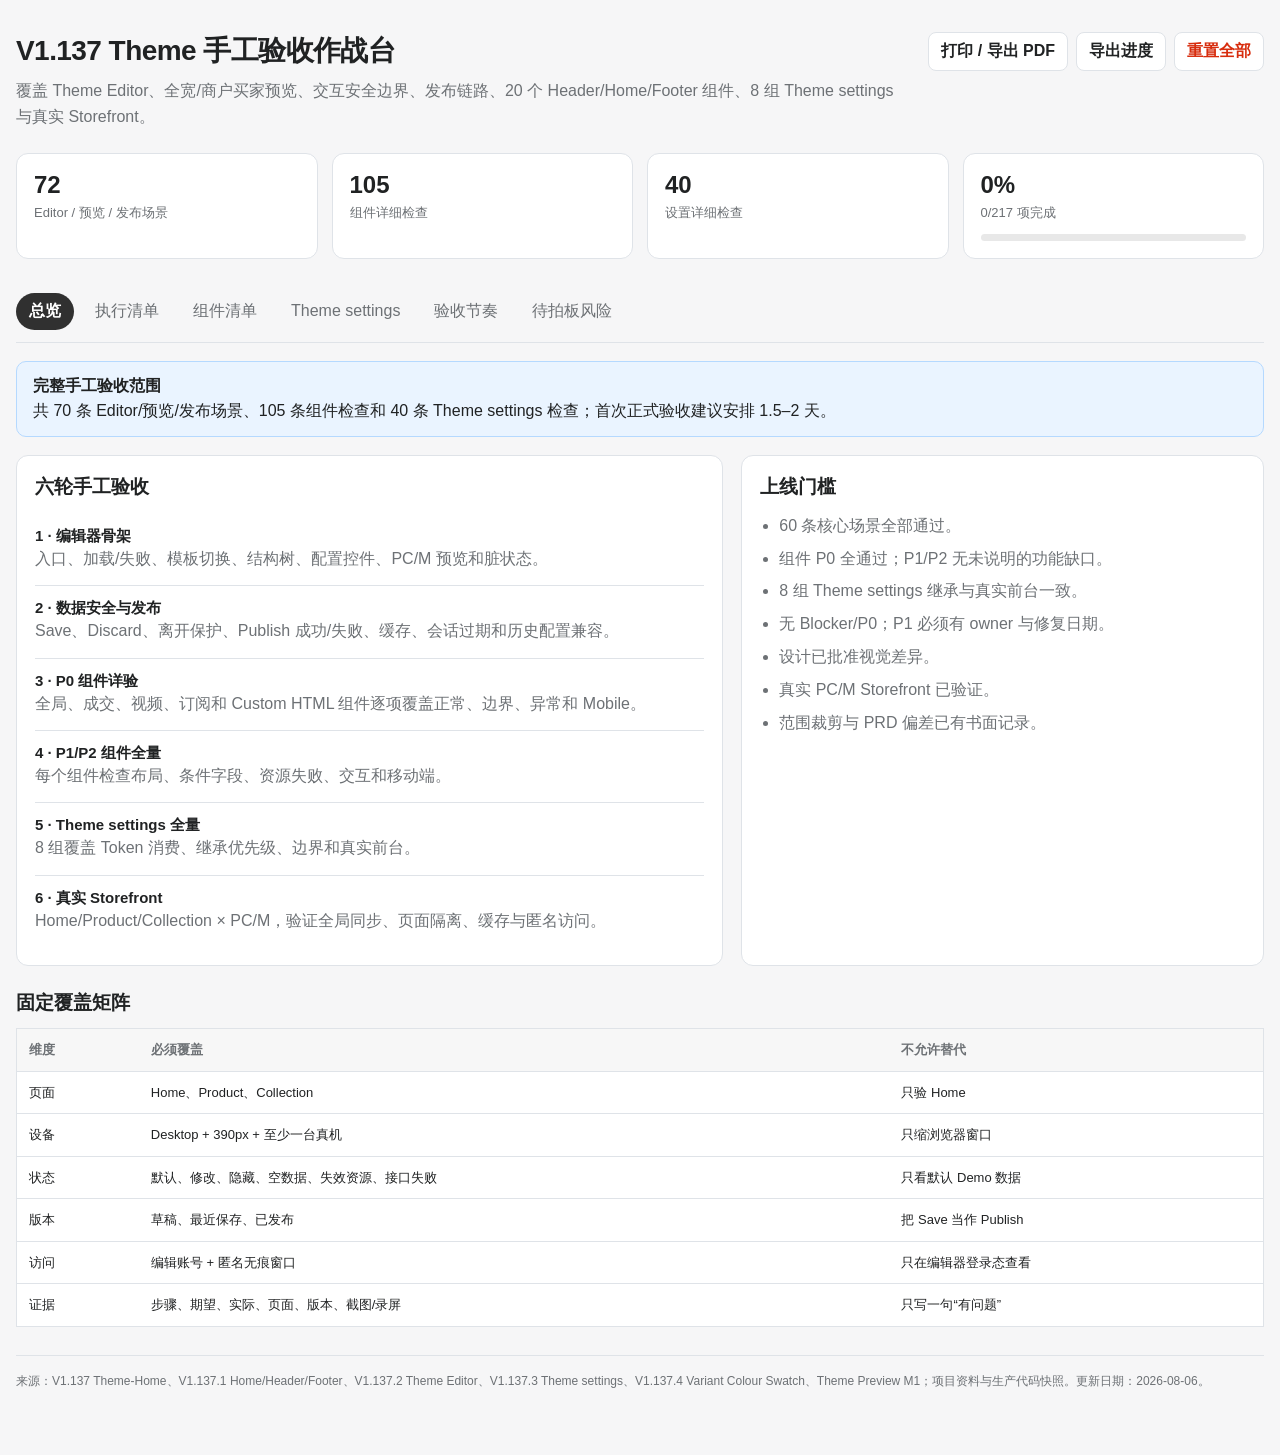
<file: theme-acceptance-runbook.html>
<!doctype html>
<html lang="zh-CN">
<head>
  <meta charset="utf-8">
  <meta name="viewport" content="width=device-width, initial-scale=1">
  <title>V1.137 Theme 手工验收作战台</title>
  <style>
    :root {
      color-scheme: light;
      --bg: #f6f6f7;
      --surface: #fff;
      --text: #202223;
      --muted: #6d7175;
      --border: #dfe3e8;
      --primary: #303030;
      --primary-soft: #f1f1f1;
      --blue: #005bd3;
      --blue-soft: #eaf4ff;
      --green: #008060;
      --green-soft: #e3f5ee;
      --orange: #b98900;
      --orange-soft: #fff5d9;
      --red: #d72c0d;
      --red-soft: #fff0ee;
      font-family: Inter, -apple-system, BlinkMacSystemFont, "Segoe UI", "PingFang SC", sans-serif;
    }
    * { box-sizing: border-box; }
    body { margin: 0; background: var(--bg); color: var(--text); }
    button { font: inherit; }
    .shell { width: min(1460px, calc(100% - 32px)); margin: 0 auto; padding: 32px 0 64px; }
    .top { display: flex; align-items: flex-start; gap: 20px; }
    .top-copy { flex: 1; }
    h1 { margin: 0 0 8px; font-size: 28px; letter-spacing: -.02em; }
    h2 { margin: 0 0 14px; font-size: 19px; }
    h3 { margin: 0; font-size: 15px; }
    p { margin: 0; line-height: 1.65; }
    .muted { color: var(--muted); }
    .actions { display: flex; gap: 8px; flex-wrap: wrap; }
    .button {
      border: 1px solid var(--border); background: var(--surface); color: var(--text);
      border-radius: 8px; padding: 8px 12px; cursor: pointer; font-weight: 600;
    }
    .button:hover { background: var(--primary-soft); }
    .button.danger { color: var(--red); }
    .stats { display: grid; grid-template-columns: repeat(4, 1fr); gap: 14px; margin: 22px 0; }
    .stat { background: var(--surface); border: 1px solid var(--border); border-radius: 12px; padding: 17px; }
    .stat strong { display: block; font-size: 24px; margin-bottom: 4px; }
    .stat span { color: var(--muted); font-size: 13px; }
    .progress { height: 7px; background: #e8e8e8; border-radius: 99px; overflow: hidden; margin-top: 12px; }
    .progress > i { display: block; height: 100%; width: 0; background: var(--green); transition: width .2s; }
    .tabs {
      position: sticky; top: 0; z-index: 20; display: flex; gap: 8px; flex-wrap: wrap;
      padding: 12px 0; margin-bottom: 18px; background: color-mix(in srgb, var(--bg) 92%, transparent);
      backdrop-filter: blur(10px); border-bottom: 1px solid var(--border);
    }
    .tab { border: 0; background: transparent; border-radius: 999px; padding: 8px 13px; cursor: pointer; color: var(--muted); }
    .tab.active { background: var(--primary); color: white; font-weight: 650; }
    .panel { display: none; }
    .panel.active { display: block; }
    .grid-2 { display: grid; grid-template-columns: 1.15fr .85fr; gap: 18px; }
    .card { background: var(--surface); border: 1px solid var(--border); border-radius: 12px; padding: 18px; }
    .stack { display: grid; gap: 12px; }
    .callout { border-radius: 10px; padding: 14px 16px; margin-bottom: 18px; background: var(--blue-soft); border: 1px solid #b5d9ff; }
    .callout.warning { background: var(--orange-soft); border-color: #ead58c; }
    .callout.danger { background: var(--red-soft); border-color: #ffc2b8; }
    .callout strong { display: block; margin-bottom: 4px; }
    .round { padding: 13px 0; border-bottom: 1px solid var(--border); }
    .round:last-child { border-bottom: 0; }
    table { width: 100%; border-collapse: collapse; background: var(--surface); border: 1px solid var(--border); }
    th, td { text-align: left; padding: 11px 12px; border-bottom: 1px solid var(--border); vertical-align: top; font-size: 13px; line-height: 1.5; }
    th { background: #f7f7f7; color: var(--muted); font-weight: 650; position: sticky; top: 55px; z-index: 5; }
    tr:last-child td { border-bottom: 0; }
    .section-head { display: flex; align-items: center; gap: 12px; margin: 24px 0 12px; }
    .section-head h2 { margin: 0; }
    .section-head .spacer { flex: 1; }
    .count { color: var(--muted); font-size: 13px; white-space: nowrap; }
    .filters { display: flex; gap: 7px; flex-wrap: wrap; }
    .filter { border: 1px solid var(--border); background: var(--surface); padding: 6px 10px; border-radius: 999px; cursor: pointer; }
    .filter.active { background: var(--primary); color: #fff; border-color: var(--primary); }
    .risk { display: inline-flex; min-width: 34px; justify-content: center; border-radius: 99px; padding: 3px 7px; font-size: 11px; font-weight: 700; }
    .risk.P0 { color: #8b2500; background: var(--orange-soft); }
    .risk.P1 { color: #004c99; background: var(--blue-soft); }
    .risk.P2 { color: var(--muted); background: var(--primary-soft); }
    details { background: var(--surface); border: 1px solid var(--border); border-radius: 10px; margin-bottom: 9px; overflow: hidden; }
    summary { padding: 13px 15px; cursor: pointer; font-weight: 650; display: flex; align-items: center; gap: 8px; }
    summary::marker { color: var(--muted); }
    .summary-meta { margin-left: auto; color: var(--muted); font-size: 12px; font-weight: 400; }
    .check-row {
      display: grid; grid-template-columns: 24px minmax(170px, .42fr) minmax(280px, 1fr);
      gap: 10px; align-items: start; padding: 11px 15px; border-top: 1px solid var(--border);
    }
    .check-row.simple { grid-template-columns: 24px minmax(0, 1fr); }
    .check-row.done .check-title, .check-row.done .check-copy { text-decoration: line-through; color: #8c9196; }
    .checkbox { width: 18px; height: 18px; margin-top: 1px; accent-color: var(--green); cursor: pointer; }
    .check-title { font-weight: 650; }
    .check-copy { color: var(--muted); font-size: 13px; line-height: 1.55; }
    .list { margin: 0; padding-left: 19px; display: grid; gap: 8px; color: var(--muted); line-height: 1.55; }
    .decision { padding: 15px; }
    .decision p + p { margin-top: 8px; }
    .footer-note { margin-top: 28px; padding-top: 16px; border-top: 1px solid var(--border); font-size: 12px; color: var(--muted); }
    @media (max-width: 900px) {
      .shell { width: min(100% - 20px, 1460px); padding-top: 20px; }
      .top, .grid-2 { display: grid; grid-template-columns: 1fr; }
      .stats { grid-template-columns: repeat(2, 1fr); }
      .check-row { grid-template-columns: 24px minmax(0, 1fr); }
      .check-copy { grid-column: 2; }
      .table-wrap { overflow-x: auto; }
      table { min-width: 720px; }
    }
    @media print {
      .actions, .tabs, .filters, .button { display: none !important; }
      .panel { display: block !important; page-break-before: always; }
      .panel:first-of-type { page-break-before: auto; }
      details > * { display: block !important; }
      details { break-inside: avoid; }
      body { background: #fff; }
      .shell { width: 100%; padding: 0; }
    }
  </style>
</head>
<body>
  <main class="shell">
    <header class="top">
      <div class="top-copy">
        <h1>V1.137 Theme 手工验收作战台</h1>
        <p class="muted">覆盖 Theme Editor、全宽/商户买家预览、交互安全边界、发布链路、20 个 Header/Home/Footer 组件、8 组 Theme settings 与真实 Storefront。</p>
      </div>
      <div class="actions">
        <button class="button" id="printBtn">打印 / 导出 PDF</button>
        <button class="button" id="exportBtn">导出进度</button>
        <button class="button danger" id="resetBtn">重置全部</button>
      </div>
    </header>

    <section class="stats">
      <div class="stat"><strong id="coreTotal">70</strong><span>Editor / 预览 / 发布场景</span></div>
      <div class="stat"><strong id="componentTotal">105</strong><span>组件详细检查</span></div>
      <div class="stat"><strong id="settingTotal">40</strong><span>设置详细检查</span></div>
      <div class="stat"><strong id="allProgress">0%</strong><span id="allProgressCopy">总体完成进度</span><div class="progress"><i id="progressBar"></i></div></div>
    </section>

    <nav class="tabs" aria-label="验收内容">
      <button class="tab active" data-tab="overview">总览</button>
      <button class="tab" data-tab="core">执行清单</button>
      <button class="tab" data-tab="components">组件清单</button>
      <button class="tab" data-tab="settings">Theme settings</button>
      <button class="tab" data-tab="schedule">验收节奏</button>
      <button class="tab" data-tab="decisions">待拍板风险</button>
    </nav>

    <section class="panel active" id="overview">
      <div class="callout">
        <strong>完整手工验收范围</strong>
        共 70 条 Editor/预览/发布场景、105 条组件检查和 40 条 Theme settings 检查；首次正式验收建议安排 1.5–2 天。
      </div>
      <div class="grid-2">
        <div class="card">
          <h2>六轮手工验收</h2>
          <div class="round"><h3>1 · 编辑器骨架</h3><p class="muted">入口、加载/失败、模板切换、结构树、配置控件、PC/M 预览和脏状态。</p></div>
          <div class="round"><h3>2 · 数据安全与发布</h3><p class="muted">Save、Discard、离开保护、Publish 成功/失败、缓存、会话过期和历史配置兼容。</p></div>
          <div class="round"><h3>3 · P0 组件详验</h3><p class="muted">全局、成交、视频、订阅和 Custom HTML 组件逐项覆盖正常、边界、异常和 Mobile。</p></div>
          <div class="round"><h3>4 · P1/P2 组件全量</h3><p class="muted">每个组件检查布局、条件字段、资源失败、交互和移动端。</p></div>
          <div class="round"><h3>5 · Theme settings 全量</h3><p class="muted">8 组覆盖 Token 消费、继承优先级、边界和真实前台。</p></div>
          <div class="round"><h3>6 · 真实 Storefront</h3><p class="muted">Home/Product/Collection × PC/M，验证全局同步、页面隔离、缓存与匿名访问。</p></div>
        </div>
        <div class="card">
          <h2>上线门槛</h2>
          <ul class="list">
            <li>60 条核心场景全部通过。</li>
            <li>组件 P0 全通过；P1/P2 无未说明的功能缺口。</li>
            <li>8 组 Theme settings 继承与真实前台一致。</li>
            <li>无 Blocker/P0；P1 必须有 owner 与修复日期。</li>
            <li>设计已批准视觉差异。</li>
            <li>真实 PC/M Storefront 已验证。</li>
            <li>范围裁剪与 PRD 偏差已有书面记录。</li>
          </ul>
        </div>
      </div>
      <div class="section-head"><h2>固定覆盖矩阵</h2></div>
      <div class="table-wrap">
        <table>
          <thead><tr><th>维度</th><th>必须覆盖</th><th>不允许替代</th></tr></thead>
          <tbody>
            <tr><td>页面</td><td>Home、Product、Collection</td><td>只验 Home</td></tr>
            <tr><td>设备</td><td>Desktop + 390px + 至少一台真机</td><td>只缩浏览器窗口</td></tr>
            <tr><td>状态</td><td>默认、修改、隐藏、空数据、失效资源、接口失败</td><td>只看默认 Demo 数据</td></tr>
            <tr><td>版本</td><td>草稿、最近保存、已发布</td><td>把 Save 当作 Publish</td></tr>
            <tr><td>访问</td><td>编辑账号 + 匿名无痕窗口</td><td>只在编辑器登录态查看</td></tr>
            <tr><td>证据</td><td>步骤、期望、实际、页面、版本、截图/录屏</td><td>只写一句“有问题”</td></tr>
          </tbody>
        </table>
      </div>
    </section>

    <section class="panel" id="core">
      <div class="callout warning">
        <strong>没有证据包，不开始产品验收</strong>
        至少要有测试结论、已知问题、验收版本、设计基线、真实 Storefront URL 和固定种子数据。
      </div>
      <div class="grid-2">
        <div class="card">
          <h2>固定种子数据</h2>
          <ul class="list">
            <li>商品：单规格、多变体、售罄、缺图、无评分各 1 个。</li>
            <li>Collection：正常、空集合；Blog：正常、无封面。</li>
            <li>Menu：3 级、空菜单、被删除引用。</li>
            <li>媒体：有效、404、慢加载；Newsletter：新邮箱、已订阅邮箱。</li>
            <li>文案：空值、1 字、超长、Emoji、中英文混排。</li>
            <li>链接：站内、站外、空值、非法 URL；颜色：HEX、Transparent、清空。</li>
          </ul>
        </div>
        <div class="card">
          <h2>开始前资料</h2>
          <ul class="list">
            <li>Build/commit/API/数据库版本与验收环境 URL。</li>
            <li>研发/测试已通过、未通过和已知问题。</li>
            <li>最终 UI 设计稿与本期不做项。</li>
            <li>真实 Storefront URL 和缓存刷新方式。</li>
            <li>已发布基线 + 独立验收草稿，禁止直接改生产店。</li>
          </ul>
        </div>
      </div>
      <div class="section-head"><h2>核心验收场景</h2><span class="spacer"></span><span class="count" id="coreCount">0/60 完成</span><button class="button" data-reset="core">重置本页</button></div>
      <div id="coreList"></div>
    </section>

    <section class="panel" id="components">
      <div class="callout">
        <strong>20 个组件全量验收</strong>
        P0 覆盖全部正常与异常场景；P1/P2 至少覆盖布局、条件字段、资源失败和 Mobile。
      </div>
      <div class="section-head">
        <h2>逐组件详细检查</h2><span class="spacer"></span>
        <div class="filters" id="riskFilters">
          <button class="filter active" data-risk="All">All</button>
          <button class="filter" data-risk="P0">P0</button>
          <button class="filter" data-risk="P1">P1</button>
          <button class="filter" data-risk="P2">P2</button>
        </div>
        <span class="count" id="componentCount">0/105 完成</span>
        <button class="button" data-reset="component">重置本页</button>
      </div>
      <div class="table-wrap">
        <table>
          <thead><tr><th>组件</th><th>族</th><th>风险</th><th>手工验收重点</th><th>保留证据</th></tr></thead>
          <tbody id="componentSummary"></tbody>
        </table>
      </div>
      <div class="section-head"><h2>详细用例</h2></div>
      <div id="componentList"></div>
    </section>

    <section class="panel" id="settings">
      <div class="callout">
        <strong>8 组完整验收</strong>
        每组验证字段生效、边界值、Section/Block 覆盖、清除覆盖后的继承，以及发布到真实 Storefront 的结果。
      </div>
      <div class="section-head"><h2>逐组详细检查</h2><span class="spacer"></span><span class="count" id="settingCount">0/40 完成</span><button class="button" data-reset="setting">重置本页</button></div>
      <div id="settingList"></div>
      <div class="callout warning">
        <strong>继承优先级必须单独留证</strong>
        至少选 Product cards、Buttons、Colors 各做一次“Theme 设置 → Section 覆盖 → 清除覆盖”的完整往返；false、0、Transparent 不能错误回退成 Theme 默认值。
      </div>
    </section>

    <section class="panel" id="schedule">
      <div class="callout">
        <strong>首次正式验收按 1.5–2 天安排</strong>
        若因版本回归只能压缩，仍要保留 Editor 数据安全、P0 组件、Theme settings 继承和真实 Storefront。
      </div>
      <h2>标准版 · 约 1.5 天</h2>
      <div class="table-wrap">
        <table>
          <thead><tr><th>阶段</th><th>时间</th><th>范围</th><th>完成标准</th></tr></thead>
          <tbody>
            <tr><td>0. 预检</td><td>30 min</td><td>Build、权限、范围、种子数据和已知问题</td><td>阻塞项清零</td></tr>
            <tr><td>1. Editor 基础</td><td>2 h</td><td>入口、加载、模板、结构树、配置控件、预览</td><td>前 40 条清单</td></tr>
            <tr><td>2. 数据安全</td><td>1.5 h</td><td>Save、Discard、离开保护、Publish、缓存、兼容</td><td>剩余核心清单</td></tr>
            <tr><td>3. P0 组件</td><td>3 h</td><td>8 个高风险组件全部详细项</td><td>正常 + 异常 + Mobile</td></tr>
            <tr><td>4. P1/P2 组件</td><td>2 h</td><td>其余 12 个组件全部详细项</td><td>资源和边界不跳过</td></tr>
            <tr><td>5. Theme settings</td><td>1.5 h</td><td>8 组字段族、继承与覆盖</td><td>40 条完成</td></tr>
            <tr><td>6. 真实前台</td><td>1 h</td><td>Home/Product/Collection × PC/M</td><td>匿名访问一致</td></tr>
            <tr><td>7. 结论</td><td>30 min</td><td>缺陷分级、证据、owner、范围偏差</td><td>可作上线决策</td></tr>
          </tbody>
        </table>
      </div>
      <div class="section-head"><h2>完整两天版</h2></div>
      <div class="grid-2">
        <div class="card stack">
          <h3>Day 1 · Editor 与 P0</h3>
          <p>09:30–10:00：版本、范围、权限、种子数据。</p>
          <p>10:00–12:00：Editor 入口、模板、结构、配置控件、PC/M 预览。</p>
          <p>13:30–15:00：Save、Discard、离开保护、Publish、缓存和异常恢复。</p>
          <p>15:00–17:30：Header、Footer、Slideshow、Featured collection、Featured Product。</p>
        </div>
        <div class="card stack">
          <h3>Day 2 · 其余组件、设置与前台</h3>
          <p>09:30–10:30：Video feed、Newsletter、Custom HTML。</p>
          <p>10:30–12:00：P1 组件详细清单。</p>
          <p>13:30–14:30：P2 组件与问题复测。</p>
          <p>14:30–16:00：Theme settings 8 组与继承优先级。</p>
          <p>16:00–17:00：真实 Storefront 三页面 × PC/M。</p>
          <p>17:00–17:45：缺陷分级、证据和结论。</p>
        </div>
      </div>
      <div class="callout warning" style="margin-top:18px">
        <strong>每个组件统一执行九步</strong>
        添加 → 修改核心字段 → 触发条件字段 → 验布局边界 → 验失效资源 → 切 Mobile → Save 刷新 → 隐藏恢复 → Publish 后到真实前台核对。
      </div>
    </section>

    <section class="panel" id="decisions">
      <div class="callout danger"><strong>这些不是测试细节，是验收前必须拍板的范围问题</strong>若不先定，测试通过与产品通过会使用不同口径。</div>
      <div id="decisionList"></div>
      <div class="section-head"><h2>缺陷严重级别</h2></div>
      <div class="table-wrap">
        <table>
          <thead><tr><th>级别</th><th>Theme 场景</th><th>上线策略</th></tr></thead>
          <tbody>
            <tr><td><span class="risk P0">Blocker</span></td><td>数据丢失、草稿污染线上、发布覆盖错误主题、XSS、编辑器/前台核心配置完全不一致</td><td>必须修复</td></tr>
            <tr><td><span class="risk P0">P0</span></td><td>Save/Discard/Publish 失败、Header/Footer 不全站、核心组件不可用、移动核心页溢出</td><td>必须修复</td></tr>
            <tr><td><span class="risk P1">P1</span></td><td>单个布局/边界/资源回退错误，有绕行路径</td><td>明确 owner 与日期后决策</td></tr>
            <tr><td><span class="risk P2">P2</span></td><td>轻微间距、非核心文案、低频视觉差异</td><td>可带病上线并进入清单</td></tr>
          </tbody>
        </table>
      </div>
    </section>

    <p class="footer-note">来源：V1.137 Theme-Home、V1.137.1 Home/Header/Footer、V1.137.2 Theme Editor、V1.137.3 Theme settings、V1.137.4 Variant Colour Swatch、Theme Preview M1；项目资料与生产代码快照。更新日期：2026-08-06。</p>
  </main>

  <script>
    const coreScenarios = [
      ["scope","范围冻结","确认 20 个组件、8 组 Theme settings、Editor 能力和本期明确不做项。"],
      ["gate-build","冻结验收 Build","记录 Admin、Theme 微应用、Storefront、后端版本与环境。"],
      ["account","验收账号与权限","账号可进入编辑器、保存和发布；权限不足时有明确提示。"],
      ["seed","种子数据就绪","商品、集合、菜单、博客、媒体、订阅邮箱的正常与异常数据齐全。"],
      ["entry","编辑器入口","从 Theme 列表进入正确主题，主题名称、预览图和更新时间正确。"],
      ["loading","初始化 Loading","加载期间不可误操作；完成后结构树、配置和预览同时就绪。"],
      ["load-fail","初始化失败与重试","接口或微应用失败时有错误态；重试后可恢复。"],
      ["handle-contract","Theme handle 主键","请求使用 theme.handle 生成 page/global handle，禁止用展示标题代替。"],
      ["page-types","基础模板齐全","Home、Product、Collection 均可进入并加载各自主体。"],
      ["switch-clean","无修改切换模板","直接切换成功，页面主体变化，Header/Footer 保持一致。"],
      ["switch-cancel","有修改切换 · Cancel","弹窗出现；Cancel 后停留原模板且修改保留。"],
      ["switch-discard","有修改切换 · Discard","放弃后切换；返回原模板时未保存修改不存在。"],
      ["switch-save","有修改切换 · Save","保存完成后再切换；返回原模板时保存结果存在。"],
      ["groups","三组结构","Header Group、Template、Footer Group 层级与固定位置正确。"],
      ["section-add","添加 Section","组件选择器分类、搜索、关闭和添加位置正确。"],
      ["section-allowed","Section 可添加范围","只能添加当前模板允许的组件；达到上限后禁止新增。"],
      ["section-sort","Section 排序","拖拽后树与预览同步；Save 刷新后顺序保留。"],
      ["section-hide","Section 隐藏与恢复","隐藏不丢配置；编辑器有标识，真实前台不占空间。"],
      ["section-delete","Section 删除","Cancel 不删除；Confirm 后树、面板和预览同步移除。"],
      ["block-add","添加 Block","仅展示当前 Section 支持的 Block，添加后默认值正确。"],
      ["block-limit","Block 数量上限","达到上限后按钮禁用并说明原因。"],
      ["block-sort","Block 排序","拖拽后预览同步，Save 刷新后顺序保留。"],
      ["block-hide","Block 隐藏与恢复","单 Block 隐藏不影响同级；恢复后配置不丢。"],
      ["block-delete","Block 删除","确认流程正确；删除当前 Block 后面板回到父级或空态。"],
      ["select-section","选中 Section 联动","左侧或预览点击 Section 后，右侧展示正确 Section settings。"],
      ["select-block","选中 Block 联动","左侧或预览点击 Block 后，右侧展示正确 Block settings。"],
      ["empty-panel","配置面板空态","未选择、无 Section settings、无 Block settings 三种文案正确。"],
      ["text-controls","文本与富文本控件","输入、清空、加粗、列表、链接均实时预览并可保存。"],
      ["conditional-controls","Select/Toggle 条件联动","依赖字段即时显隐；切回后原值是否保留符合统一口径。"],
      ["number-controls","Range/Number 边界","最小、最大、步长、手输越界处理与单位展示正确。"],
      ["color-controls","颜色与 Transparent","取色、HEX、清空、Transparent 与 Follow theme 语义不混淆。"],
      ["resource-picker","资源选择器","Image/Video/Product/Collection/Menu/Blog 可搜索、选择、更换和清除。"],
      ["field-validation","字段校验","必填、URL、数字范围、资源失效和 Custom CSS 提示符合 PRD。"],
      ["dirty-positive","触发 Unsaved changes","改字段、增删排显隐 Section/Block、Theme settings 均变脏。"],
      ["dirty-negative","不触发 Unsaved changes","设备切换、选中、展开树、滚动预览不变脏。"],
      ["preview-desktop","Desktop 预览","内容、顺序、交互和容器宽度正确，无异常裁切。"],
      ["preview-mobile","Mobile 预览","典型手机宽度下无页面级横向溢出，CTA 可达。"],
      ["preview-hidden","隐藏内容预览","编辑器可识别隐藏项；线上预览与真实前台均不展示。"],
      ["preview-media-fail","媒体加载失败","图片显示占位；视频回退封面；页面结构不坍塌。"],
      ["preview-fail","预览加载失败","显示 Retry；重试后恢复且当前编辑数据不丢。"],
      ["preview-full-width","编辑器全宽预览","再次点击当前 Sections/Settings 图标后左右面板收起；Esc 或工具栏退出后选中项与滚动位置保持。"],
      ["preview-working-state","全宽预览读取工作态","未保存修改立即出现在全宽画布；存在未发布修改时顶部显示 Draft preview，不提供 Unsaved preview 状态。"],
      ["preview-saved-tab","新标签页最近保存版本","有未保存修改时不弹保存提示；直接打开新页，但只展示最近已保存版本，未保存编辑不进入快照。"],
      ["preview-merchant-only","仅商户预览","预览地址只使用 preview_id 且要求商户会话；无公开访客预览与 preview_token。"],
      ["preview-context","预览页面与响应式上下文","初始页面、模板、预览商品/集合与快照一致；新标签页按实际浏览器宽度响应，不提供 Page 或设备切换控件。"],
      ["preview-no-share","分享能力已删除","底栏、More 和页面内均无复制、分享、撤销或链接管理入口；原型不创建 Share Token 或 Share 数据。"],
      ["preview-bottom-bar","商户预览底部栏","左侧显示主题名与 Draft/Published；右侧仅有 Preview limits、Hide bar/Exit preview 菜单和 Edit theme，隐藏后可恢复。"],
      ["preview-limits","交互边界说明","Preview limits 按当前 Online Store、Checkout、Upsell、Downsell、Thank you 页面展示可测试与永不执行的操作。"],
      ["preview-online-boundary","Online Store 预览边界","浏览、筛选、Variant 和本地购物车可用；账号、表单、真实 Checkout、外部 App 与第三方写入被阻止并提示。"],
      ["preview-checkout-boundary","Checkout 全链路安全边界","字段、Mock 优惠、配送与支付选择、页面跳转可测试；不创建真实订单、扣款、库存、客户、履约、通知或第三方事件。"],
      ["preview-expired","过期与缺失预览","商户快照 30 天过期；过期或缺失均显示明确失效页，禁止静默回退线上主题。"],
      ["preview-source-label","预览版本标识","全宽预览与新标签页都只显示 Draft/Published；不存在 Unsaved 预览状态，Save/Publish 后新建预览读取对应版本。"],
      ["save-state","Save 按钮状态","无修改禁用；有修改可用；保存中 Loading 并防重复点击。"],
      ["save-success","Save 成功与刷新","状态变 Saved；刷新、退出重进后草稿保持一致。"],
      ["save-fail","Save 失败","当前修改不丢、错误明确、按钮恢复并可重试。"],
      ["discard","Discard 完整回退","确认弹窗；恢复最近保存状态；树、面板、预览同步。"],
      ["leave","返回/关闭页面保护","Save、Discard、Cancel 三条分支正确；浏览器关闭有保护。"],
      ["publish-unsaved","未保存时 Publish","提示先保存或 Save and publish；Cancel 不改变线上。"],
      ["publish-validation","发布前校验","必填、Schema、Section/Block type 和资源引用异常会阻止发布。"],
      ["publish-success","Publish 成功","防重复提交；状态更新；真实 Storefront 使用新版本。"],
      ["publish-fail","Publish 失败保护","草稿保留，线上旧版本不变，错误明确并可重试。"],
      ["global","Header/Footer 全站","Home 修改后，Product/Collection 同步；隐藏状态也同步。"],
      ["page-isolation","页面主体隔离","Home 主体修改不会串到 Product/Collection，反向同理。"],
      ["inheritance","Theme settings 继承","Block > Section > Theme > 系统默认；false、0、Transparent 可显式覆盖。"],
      ["resource-invalid","资源删除/下架/无权限","编辑器标记失效；前台隐藏或降级；无死链和错误商品。"],
      ["mobile-real","真实移动端","390px 与一台真机检查 Header、轮播、表单、Footer 和触摸交互。"],
      ["parity","编辑器与 Storefront 一致","文案、顺序、资源、样式和显隐在两端一致。"],
      ["storefront-target","真实前台渲染目标","在实际承载新 Theme renderer 的部署验收，不以旧 shop-pc 代替。"],
      ["cache","发布缓存与匿名访问","无痕窗口、硬刷新后读取新版本，不依赖编辑账号缓存。"],
      ["legacy","历史配置兼容","旧 JSON、缺字段、Unknown Section/Block 不导致页面崩溃。"],
      ["network-session","断网与登录过期","保留未保存编辑内容；重新登录或恢复网络后可继续。"],
      ["reopen","最终重进核对","登出/重登、刷新、重新进入编辑器后状态与真实前台一致。"]
    ];

    const components = [
      ["Announcement bar","Global","P0","1/多消息切换、轮播条件、全站一致","PC/M 截图；单条与多条各一次"],
      ["Header","Global","P0","菜单、搜索、移动抽屉、账号/购物车、全站一致","PC/M 录屏；三级菜单往返一次"],
      ["Slideshow","Hero","P0","新增/排序 Slide、轮播、移动图回退、CTA","单张/多张截图；CTA 实际落地页"],
      ["Image link blocks","Resource","P1","Collection 回填、点击去向、移动横滑","有效资源与空资源各一次"],
      ["Featured collection","Commerce","P0","Collection/手选、Tab、折扣/库存/快速加购","PC/M 截图；商品详情或加购结果"],
      ["Featured Product","Commerce","P0","多变体联动图片/价格/库存、加购与详情","可售与售罄变体各一次"],
      ["Media With Text","Content","P1","多 Block 顺序、视频优先、移动堆叠","PC/M 各一张；长文案不溢出"],
      ["Text With Icon","Content","P2","内置与自定义图标、布局和移动堆叠","默认态 + Mobile 截图"],
      ["Testimonial","Social proof","P1","溢出轮播、关联商品跳转、失效商品隐藏","轮播录屏；商品落地页"],
      ["UGC Gallery","Social proof","P1","四种点击模式、布局与资源回退","两种点击结果各一次"],
      ["Video feed","Media","P0","仅一条播放、静音自动播、离屏暂停、失败回封面","PC/M 各一段短录屏"],
      ["Before/after image","Media","P1","拖拽 0/50/100、移动图回退","PC 鼠标 + Mobile 触摸各一次"],
      ["As Seen In","Social proof","P2","Marquee、Hover 暂停和失效 Logo","一段 5 秒录屏"],
      ["FAQ","Engagement","P1","展开/收起、布局切换、CTA 去向","PC/M 展开态各一张"],
      ["Blog posts","Resource","P1","文章/全量链接、摘要与封面回退","正常文章 + 缺封面文章"],
      ["Newsletter","Conversion","P0","空/非法/成功/重复/失败，确认写入 Customer","五种提示与 Customer 记录"],
      ["Feature cards","Content","P2","布局、图标、整卡跳转和 Mobile","默认态 + Mobile 截图"],
      ["Media grid","Media","P1","图片/视频、Caption、布局与链接","图片与视频卡各一次"],
      ["Custom HTML","Extension","P0","合法 HTML、生效范围隔离；脚本/全局样式不得污染","正常 HTML + 污染尝试结果"],
      ["Footer","Global","P0","Menu、订阅、支付图标、移动 Accordion、全站一致","PC/M 截图；跨三类页面"]
    ];

    const componentCases = {
      "Announcement bar":["0、1、5 条 Message 下的空态、箭头和轮播表现","Arrows / Auto-scrolling 与 Auto rotate 字段显隐正确","4s、20s 边界生效；单条消息不发生无意义切换","长文案、链接为空、背景/文字色在 PC/M 正常","Sticky 开启后与 Header 叠放顺序正确"],
      "Header":["Basic / Search variant 切换后的布局与字段联动","Logo 图片、文字兜底、PC/M 宽度与首页跳转","Menu 绑定、Dropdown/Mega、3 级移动抽屉与返回","搜索 Overlay/In drawer/Bar、ESC/遮罩关闭与回车跳转","账号、购物车、语言/币种、Sticky、边框和颜色开关","菜单删除、空菜单、推荐商品不足等异常降级"],
      "Slideshow":["0、1、5 个 Slide 的空态、控制器和上限","PC/M 图片、内容位置、标题尺寸、遮罩与 CTA","Button text 为空时整图点击；Link 为空时不误跳","自动轮播 4s/20s、单 Slide 不轮播、手动切换","移动图片缺失、图片失败、背景色回退"],
      "Image link blocks":["Collection 自动标题/图片/链接与手工覆盖优先级","Image cards/Circle/Carousel 三种布局","PC 2–6 列；Mobile 1/2 列与 Horizontal scroll","无图片、空 Collection、资源删除后的降级","Hover、Overlay、圆角、整卡链接与长标题"],
      "Featured collection":["Collection 与手选商品两种数据源切换","0、1、多 Tab；Tab 命名、默认选中与切换不刷新","Grid/Carousel、PC/M 列数、Limit 与 View all 优先级","折扣、评分、Swatch、划线价、Quick add 开关","单规格加购、多规格 Choose options、售罄状态","空 Collection、下架商品、缺图/评分/Swatch 降级"],
      "Featured Product":["未选、有效、下架 Product 的空态与前台显隐","图片/视频、缩放、标题、价格、评分、描述 Block 排序","多变体切换联动图片、价格、库存和按钮","数量边界、可售/售罄/未选规格的按钮状态","Add to cart、PayPal 条件、View details 与分享链接","描述来源、折叠行、缺图/价格/评分异常"],
      "Media With Text":["0、1、多 Media Block 的空态、顺序与交替布局","图片/视频同时配置时视频优先、图片作封面","媒体宽度、左右位置、内容位置和间距","富文本、按钮样式、链接与新标签页","Mobile 堆叠、长文案、媒体失败和全部隐藏"],
      "Text With Icon":["0、默认 4、上限 8 个 Block","内置/None/Custom 图标与自定义图缺失","Icon top/left、PC/M 列数、Stack on mobile","图标尺寸、背景形状、颜色和文字对齐","长文案、全部隐藏与资源失败不溢出"],
      "Testimonial":["0、1、超过一屏评论的空态与轮播箭头","1–5 含半星评分、头像圆角、Verified Buyer","Review image、关联商品、商品价格开关","长正文截断/换行和卡片等高","Mobile 露出下一卡；失效商品不影响评价正文"],
      "UGC Gallery":["Masonry/Grid/Carousel 与 PC/M 列数","Section clickBehavior 与 Block linkMode 优先级","Product/Custom link/Image preview/None 四种行为","Caption、Social handle、Hover overlay 显隐","图片比例、移动宽度、缺图/失效商品/空链接"],
      "Video feed":["Upload/External URL/Embed code 三种来源字段联动","Carousel/Grid 与 Simple/Social/Product card","Hover/Click/Visible 播放；同一时间仅一个视频","自动播放静音、Loop、离屏暂停和移动端限制","封面、平台/作者、关联商品与进度条","无效 URL、视频失败、慢网络时封面优先"],
      "Before/after image":["Before/After 成对必填及缺任一图片空态","0%、50%、100% 初始位置与拖拽边界","PC 鼠标、Mobile 触摸拖动且不劫持纵向滚动","PC/M 图片回退、尺寸不一致提示与统一裁切","标签位置、颜色、背景和图片失败降级"],
      "As Seen In":["0、少量、20 个 Logo 的空态与上限","Inline/Marquee、速度、循环和 Hover 暂停","PC/M 每行数量、高度和间距","单 Logo 高度覆盖与链接","隐藏/失效 Logo 自动退出布局"],
      "FAQ":["0、1、20 个 Item；Question/Answer 必填提示","FAQ and text / FAQ and media 布局切换","客服头像、工作时间、回复时间和 CTA","展开/收起、长答案、富文本链接与列表","媒体失败、空链接、Mobile 单列与滚动位置"],
      "Blog posts":["未选 Blog、有效文章、无可见文章的空态","封面、日期、作者、分类、摘要开关","Grid/Carousel 与 PC/M 列数","文章详情、View all 链接和空链接","无封面/摘要回退、删除/未发布文章重排"],
      "Newsletter":["Stacked/Inline/Image side 与移动端塌缩","空邮箱、非法邮箱、成功、重复、接口失败五种反馈","成功后 Customer/订阅记录真实写入","失败后输入保留并允许重试，防重复提交","隐私文案/链接、按钮兜底和图片失败"],
      "Feature cards":["0、1、18 张卡片的空态与上限","Grid/Carousel；Mobile Carousel/单列/双列","内置/Custom/None 图标与字段联动","整卡链接、新标签页、无链接无虚假 Hover","等高、长文案、单卡无箭头与全部隐藏"],
      "Media grid":["0、1、18 个 Media item 的空态与上限","Image/Video 切换、封面和移动图片回退","PC 列数、Mobile 单/双列/横滑与 Gap","Caption 四种位置、比例、Fit、圆角和颜色","资源失败、空标题/链接、全部隐藏"],
      "Custom HTML":["合法标题、段落、图片、链接与简单布局","空 HTML 与轻微格式错误的编辑器/前台行为","Full width、移除水平/垂直间距","script、事件属性、iframe 等危险内容处理","全局 CSS 与超宽内容不得污染其他 Section 或产生页面横滚"],
      "Footer":["无 Block、Multi column、Simple horizontal","Links/Menu、Text、Contact、Logo、Newsletter Block","Payment icons 多组、图标排序/删除/链接/Alt","Policy、Copyright、Powered by、社媒、语言/币种","Mobile Stacked/Accordion、换行与展开收起","空/删除 Menu、未配置社媒/语言、订阅异常与全站一致"]
    };

    const settingCases = {
      "Colors":["Primary/Secondary、页面背景、正文、标题、链接和边框色逐类生效","Sale/Error/Success 状态色在商品卡和提示中生效","颜色清空、非法 HEX、Transparent 的处理明确","Section 自定义颜色覆盖 Theme，清除覆盖后恢复继承","Header/Footer 与普通 Section 对同一 Token 的消费一致"],
      "Typography":["Heading/Body font 分别作用于标题与正文","Base font size 最小/最大时页面仍可读、无溢出","Heading scale 对不同层级标题按比例生效","字重、行高、字间距边界值正确","字体加载失败有系统字体回退，无明显布局抖动"],
      "Buttons":["Primary/Secondary 的背景、文字和边框分别生效","Border width、Radius、Height、Padding 边界值正确","None/Uppercase/Lowercase 文案转换正确","Section 按钮覆盖 Theme；清除后恢复继承","Hover/Focus/Disabled 状态仍清晰可识别"],
      "Layout":["Page width 最小/最大影响内容容器，不影响通栏背景","Section spacing Desktop/Mobile 分别生效","Grid gap Desktop/Mobile 分别生效","图片/卡片圆角由默认继承并可被 Section 覆盖","PC/M 水平 Padding 边界下无横向溢出"],
      "Product cards":["Portrait/Square/Landscape 比例与 Cover/Contain","标题大小和左/中对齐","Vendor、Rating、Sale badge、Swatch、Quick add 默认开关","Theme ON→Section OFF，以及 Theme OFF→Section ON","折扣、无评分、无 Swatch、售罄商品状态不留空洞"],
      "Forms":["背景、输入文字、Placeholder、默认/Focus 边框颜色","Radius、Height、Horizontal padding 边界值","Header Search 与 Newsletter 均继承","Section 局部覆盖后不影响其他表单","键盘聚焦、错误、Disabled 状态清晰且 Mobile 可操作"],
      "Social media":["六个平台 URL 分别输入后在引用组件出现","空 URL 对应平台全站隐藏","合法/非法 URL 的保存提示","Footer/Header 开关关闭时不展示但配置保留","外链打开方式、图标与无障碍名称正确"],
      "Favicon":["上传合法图片后编辑器预览更新","Save/Publish 后真实浏览器标签图标更新","删除图片后使用系统默认图标","失效 URL/加载失败不显示破图","刷新、无痕窗口和不同页面使用同一 Favicon"]
    };

    const decisions = [
      ["Publish 是否仍是 P0？","Theme Editor PRD 要求 Save 草稿与 Publish 上线分离；生产快照的宿主只有 Save。","若当前 Build 仍无 Publish，除非正式变更 PRD，否则判阻塞。"],
      ["Theme 列表传的是 handle 还是 title？","生产快照把 theme.title 传给编辑器，但 API、设计文档和测试均以 theme.handle 为主键。","把 Network 主键检查放在验收第一个 5 分钟；错误时判 Blocker。"],
      ["Theme settings 到底是 3 组还是 8 组？","Editor PRD 摘要写基础三组；独立 Theme settings PRD 定义 8 组。","以独立 PRD 为准验收 8 组；裁剪需先形成范围变更。"],
      ["Mobile 是独立装修还是 PC 响应式派生？","资料与宿主代码显示当前 mobile 配置会被 PC 覆盖。","本期验响应式结果，不验独立移动配置；对外说明保持一致。"],
      ["颜色 Swatch 是否属于 Theme 验收？","Home PRD 要求商品卡展示 Swatch；Swatch PRD 又把 Storefront 消费标为路线图。","先拍板只验展示开关，还是验真实商品 color/pic 打通。"],
      ["Custom HTML 的安全边界","PRD 允许 HTML 并要求限制危险脚本和全局样式污染，但未给明确白名单。","研发/安全给出 sanitization 契约；脚本执行或跨 Section 污染按 Blocker。"],
      ["Canvas 与当前生产 Build 的关系","交付包是交互/视觉参考，生产快照也早于本次验收。","PRD 是规格、设计稿是视觉基线、当前 Build 是被验对象。"],
      ["Home 页面究竟由哪个 Storefront 渲染？","旧 shop-pc 主要消费 Global Header/Footer；新 Theme renderer 位于另一前台部署。","邀请中写清真实前台 URL、部署版本和缓存策略，不以旧前台代替。"]
    ];

    const STORAGE_KEY = "bestshopio-theme-acceptance-v1";
    let checked = JSON.parse(localStorage.getItem(STORAGE_KEY) || "{}");
    let currentRisk = "All";

    function save() {
      localStorage.setItem(STORAGE_KEY, JSON.stringify(checked));
      updateProgress();
    }

    function makeCheck(id, title, copy, simple = false) {
      const row = document.createElement("label");
      row.className = `check-row${simple ? " simple" : ""}${checked[id] ? " done" : ""}`;
      row.innerHTML = `<input class="checkbox" type="checkbox" ${checked[id] ? "checked" : ""}><span class="check-title">${title}</span>${simple ? "" : `<span class="check-copy">${copy}</span>`}`;
      const input = row.querySelector("input");
      input.addEventListener("change", () => {
        checked[id] = input.checked;
        row.classList.toggle("done", input.checked);
        save();
      });
      return row;
    }

    function renderCore() {
      const root = document.getElementById("coreList");
      root.innerHTML = "";
      coreScenarios.forEach(([id, title, copy], index) => root.appendChild(makeCheck(`core:${id}`, `${String(index + 1).padStart(2, "0")} · ${title}`, copy)));
    }

    function renderComponents() {
      const summary = document.getElementById("componentSummary");
      const list = document.getElementById("componentList");
      summary.innerHTML = "";
      list.innerHTML = "";
      components.filter(([, , risk]) => currentRisk === "All" || risk === currentRisk).forEach(([name, family, risk, acceptance, evidence]) => {
        const tr = document.createElement("tr");
        tr.innerHTML = `<td><strong>${name}</strong></td><td>${family}</td><td><span class="risk ${risk}">${risk}</span></td><td>${acceptance}</td><td>${evidence}</td>`;
        summary.appendChild(tr);
        const details = document.createElement("details");
        if (risk === "P0") details.open = true;
        const done = componentCases[name].filter((_, index) => checked[`component:${name}:${index}`]).length;
        details.innerHTML = `<summary>${name}<span class="risk ${risk}">${risk}</span><span class="summary-meta">${done}/${componentCases[name].length}</span></summary>`;
        componentCases[name].forEach((item, index) => details.appendChild(makeCheck(`component:${name}:${index}`, item, "", true)));
        list.appendChild(details);
      });
    }

    function renderSettings() {
      const root = document.getElementById("settingList");
      root.innerHTML = "";
      Object.entries(settingCases).forEach(([name, items]) => {
        const details = document.createElement("details");
        details.open = true;
        const done = items.filter((_, index) => checked[`setting:${name}:${index}`]).length;
        details.innerHTML = `<summary>${name}<span class="summary-meta">${done}/${items.length}</span></summary>`;
        items.forEach((item, index) => details.appendChild(makeCheck(`setting:${name}:${index}`, item, "", true)));
        root.appendChild(details);
      });
    }

    function renderDecisions() {
      const root = document.getElementById("decisionList");
      root.innerHTML = decisions.map(([title, evidence, action], index) => `
        <details ${index < 2 ? "open" : ""}>
          <summary>${index + 1} · ${title}</summary>
          <div class="decision"><p class="muted">${evidence}</p><p><strong>${action}</strong></p></div>
        </details>`).join("");
    }

    function countPrefix(prefix) {
      return Object.entries(checked).filter(([key, value]) => key.startsWith(prefix) && value).length;
    }

    function updateProgress() {
      const coreDone = countPrefix("core:");
      const componentDone = countPrefix("component:");
      const settingDone = countPrefix("setting:");
      const total = coreScenarios.length + Object.values(componentCases).flat().length + Object.values(settingCases).flat().length;
      const done = coreDone + componentDone + settingDone;
      const percent = total ? Math.round(done / total * 100) : 0;
      document.getElementById("coreCount").textContent = `${coreDone}/${coreScenarios.length} 完成`;
      document.getElementById("componentCount").textContent = `${componentDone}/${Object.values(componentCases).flat().length} 完成`;
      document.getElementById("settingCount").textContent = `${settingDone}/${Object.values(settingCases).flat().length} 完成`;
      document.getElementById("allProgress").textContent = `${percent}%`;
      document.getElementById("allProgressCopy").textContent = `${done}/${total} 项完成`;
      document.getElementById("progressBar").style.width = `${percent}%`;
      document.getElementById("coreTotal").textContent = coreScenarios.length;
      document.getElementById("componentTotal").textContent = Object.values(componentCases).flat().length;
      document.getElementById("settingTotal").textContent = Object.values(settingCases).flat().length;
    }

    document.querySelectorAll(".tab").forEach(button => {
      button.addEventListener("click", () => {
        document.querySelectorAll(".tab").forEach(item => item.classList.toggle("active", item === button));
        document.querySelectorAll(".panel").forEach(panel => panel.classList.toggle("active", panel.id === button.dataset.tab));
        history.replaceState(null, "", `#${button.dataset.tab}`);
        window.scrollTo({ top: 0, behavior: "smooth" });
      });
    });

    document.querySelectorAll(".filter").forEach(button => {
      button.addEventListener("click", () => {
        currentRisk = button.dataset.risk;
        document.querySelectorAll(".filter").forEach(item => item.classList.toggle("active", item === button));
        renderComponents();
      });
    });

    document.querySelectorAll("[data-reset]").forEach(button => {
      button.addEventListener("click", () => {
        if (!confirm("确认重置本页勾选进度？")) return;
        const prefix = `${button.dataset.reset}:`;
        Object.keys(checked).forEach(key => { if (key.startsWith(prefix)) delete checked[key]; });
        save();
        renderCore();
        renderComponents();
        renderSettings();
      });
    });

    document.getElementById("resetBtn").addEventListener("click", () => {
      if (!confirm("确认清空全部验收进度？此操作无法撤销。")) return;
      checked = {};
      save();
      renderCore();
      renderComponents();
      renderSettings();
    });

    document.getElementById("printBtn").addEventListener("click", () => window.print());
    document.getElementById("exportBtn").addEventListener("click", () => {
      const blob = new Blob([JSON.stringify({ exportedAt: new Date().toISOString(), checked }, null, 2)], { type: "application/json" });
      const link = document.createElement("a");
      link.href = URL.createObjectURL(blob);
      link.download = `theme-acceptance-progress-${new Date().toISOString().slice(0, 10)}.json`;
      link.click();
      URL.revokeObjectURL(link.href);
    });

    renderCore();
    renderComponents();
    renderSettings();
    renderDecisions();
    updateProgress();

    const initialTab = location.hash.slice(1);
    const initialButton = document.querySelector(`.tab[data-tab="${initialTab}"]`);
    if (initialButton) initialButton.click();
  </script>
</body>
</html>
</file>
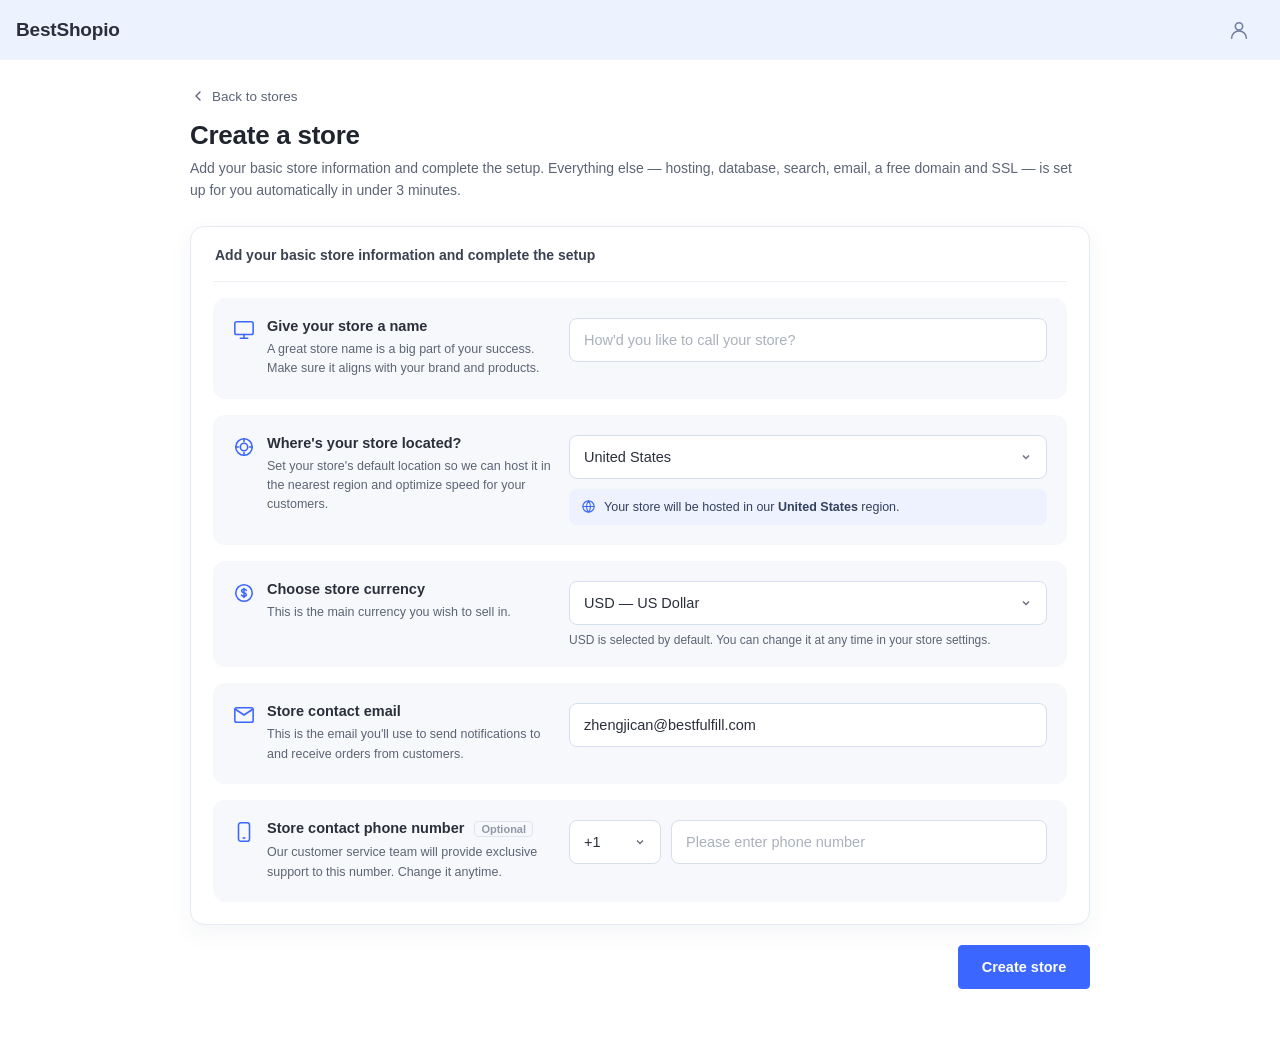
<file: account/create-store.html>
<!DOCTYPE html>
<html lang="en">
<head>
  <meta charset="UTF-8" />
  <meta name="viewport" content="width=device-width, initial-scale=1.0" />
  <title>Create a store · BestShopio</title>
  <link rel="stylesheet" href="https://rsms.me/inter/inter.css" />
  <link rel="stylesheet" href="styles.css?v=20260610f" />
  <style>
    /* Create-store wizard — account-portal layer. Field-block layout mirrors the
       SHOPLINE "Create a store" page: each field is an inset grey block with an
       icon + label/description on the left and the input on the right. */
    .create-page { min-height: calc(100vh - 60px); background: #fff; padding: 28px 16px 64px; }
    .create-wrap { width: 100%; max-width: 900px; margin: 0 auto; }
    .back-link { display: inline-flex; align-items: center; gap: 6px; color: var(--muted); font-size: 13.5px; text-decoration: none; margin-bottom: 16px; }
    .back-link:hover { color: var(--ink); }
    .back-link svg { width: 16px; height: 16px; }
    .create-h1 { margin: 0 0 6px; color: #20242e; font-size: 26px; font-weight: 700; letter-spacing: -.01em; }
    .create-lead { margin: 0 0 24px; color: var(--muted); font-size: 14px; line-height: 1.6; }
    .create-card { background: #fff; border: 1px solid #e6eaf3; border-radius: 14px; padding: 2px 22px 22px; box-shadow: 0 8px 24px rgba(41,56,99,.05); }
    .create-card-hd { padding: 18px 2px; border-bottom: 1px solid #eef1f7; font-size: 14px; font-weight: 600; color: #3a4150; }

    /* grey field block */
    .fblk { display: flex; align-items: flex-start; gap: 18px; padding: 20px; margin-top: 16px; background: #f7f8fb; border-radius: 12px; }
    .fblk-left { flex: 0 0 318px; display: flex; gap: 12px; }
    .fblk-ic { flex: none; color: var(--blue); margin-top: 1px; }
    .fblk-ic svg { width: 22px; height: 22px; }
    .fblk-lab b { display: block; font-size: 14.5px; font-weight: 600; color: #2a2f3b; }
    .fblk-lab p { margin: 6px 0 0; color: var(--muted); font-size: 12.5px; line-height: 1.55; }
    .fblk-fld { flex: 1; min-width: 0; }

    .ipt { width: 100%; height: 44px; padding: 0 14px; border: 1px solid #d7deec; border-radius: 8px; background: #fff; color: var(--ink); font-family: var(--font); font-size: 14.5px; outline: none; transition: border-color .15s, box-shadow .15s; }
    .ipt::placeholder { color: #aab0bd; }
    .ipt:focus { border-color: var(--blue); box-shadow: 0 0 0 2px rgba(59,102,255,.1); }
    .ipt.has-error { border-color: var(--err); }
    select.ipt { appearance: none; cursor: pointer; padding-right: 38px;
      background: #fff url("data:image/svg+xml;utf8,<svg xmlns='http://www.w3.org/2000/svg' width='12' height='12' viewBox='0 0 12 12'><path d='M3 4.5L6 7.5L9 4.5' stroke='%236B7280' stroke-width='1.5' fill='none'/></svg>") no-repeat right 14px center; }
    .ipt-err { margin-top: 6px; color: var(--err); font-size: 13px; }
    .ipt-err:empty { display: none; }
    .region-hint { display: flex; align-items: flex-start; gap: 8px; margin-top: 10px; padding: 9px 12px; border-radius: 8px; background: #eef2ff; color: #33415c; font-size: 12.5px; line-height: 1.5; }
    .region-hint svg { width: 15px; height: 15px; flex: 0 0 auto; margin-top: 1px; color: var(--blue); }
    .field-hint { margin-top: 8px; color: var(--muted); font-size: 12px; }
    .opt-tag { display: inline-block; margin-left: 6px; padding: 1px 6px; border: 1px solid #dfe4ef; border-radius: 4px; color: #9098a8; font-size: 11px; font-weight: 600; vertical-align: middle; }
    .phone-row { display: flex; gap: 10px; }
    .phone-row .cc { flex: 0 0 92px; }
    .code-row { display: flex; gap: 10px; margin-top: 10px; }
    .code-row .ipt { flex: 1; }
    .btn-code { flex: 0 0 auto; height: 44px; padding: 0 16px; white-space: nowrap; }
    /* contact-email verification (only when the email differs from the login email) */
    .email-verify { margin-top: 12px; }
    .ev-note { display: flex; align-items: flex-start; gap: 7px; color: #8a5a00; background: #fff7e6; border: 1px solid #ffe1a6; border-radius: 8px; padding: 8px 11px; font-size: 12.5px; line-height: 1.5; }
    .ev-note svg { width: 15px; height: 15px; flex: 0 0 auto; margin-top: 1px; color: #d98a00; }
    .ev-btn { height: 44px; padding: 0 16px; white-space: nowrap; background: #fff; color: var(--blue); border: 1px solid var(--blue); border-radius: 8px; font-family: var(--font); font-size: 14px; font-weight: 600; cursor: pointer; transition: background .15s; }
    .ev-btn:hover { background: #eef2ff; }
    .ev-send { margin-top: 10px; }
    .ev-code-row { display: flex; gap: 10px; margin-top: 10px; }
    .ev-code-row .ipt { flex: 1; max-width: 220px; }
    .ev-ok { display: inline-flex; align-items: center; gap: 6px; margin-top: 10px; color: #2bb673; font-weight: 600; font-size: 13.5px; }
    .email-verify .ev-link { color: var(--blue); font-weight: 600; text-decoration: none; }
    .email-verify .ev-link:hover { text-decoration: underline; }
    .email-verify .ev-demo { color: #9098a8; }
    .ev-btn:disabled { opacity: .55; cursor: default; border-color: #c9d3ec; color: #8aa0e6; background: #fff; }
    .create-actions { display: flex; justify-content: flex-end; margin-top: 20px; }
    .create-actions .btn-primary { min-width: 132px; height: 44px; font-size: 14.5px; font-weight: 600; }

    @media (max-width: 720px) {
      .fblk { flex-direction: column; gap: 12px; padding: 16px; }
      .fblk-left { flex: none; }
      .create-actions .btn-primary { width: 100%; }
    }
  </style>
</head>
<body>
  <!-- ===== top bar (matches stores.html) ===== -->
  <header class="acct-header">
    <a class="acct-brand" href="stores.html"><span class="wordmark">BestShopio</span></a>
    <div class="acct-user">
      <button class="acct-avatar" id="avatar" aria-label="Account">
        <svg viewBox="0 0 24 24" fill="none" stroke="currentColor" stroke-width="1.7" stroke-linecap="round" stroke-linejoin="round"><circle cx="12" cy="8" r="4"/><path d="M4 21a8 8 0 0 1 16 0"/></svg>
      </button>
      <div class="user-pop" id="user-pop" hidden>
        <div class="user-pop-head">
          <svg viewBox="0 0 24 24" fill="none" stroke="currentColor" stroke-width="1.7" stroke-linecap="round" stroke-linejoin="round"><circle cx="12" cy="8" r="4"/><path d="M4 21a8 8 0 0 1 16 0"/></svg>
          <span>zhengjican@bestfulfill.com</span>
        </div>
        <div class="user-pop-divider"></div>
        <div class="user-pop-actions">
          <a class="user-pop-item" href="signin.html">
            <svg viewBox="0 0 24 24" fill="none" stroke="currentColor" stroke-width="1.7" stroke-linecap="round" stroke-linejoin="round"><path d="M9 21H5a2 2 0 0 1-2-2V5a2 2 0 0 1 2-2h4"/><path d="m16 17 5-5-5-5"/><path d="M21 12H9"/></svg>
            Sign out
          </a>
        </div>
      </div>
    </div>
  </header>

  <main class="create-page">
    <div class="create-wrap">
      <a class="back-link" href="stores.html">
        <svg viewBox="0 0 24 24" fill="none" stroke="currentColor" stroke-width="2" stroke-linecap="round" stroke-linejoin="round"><path d="m15 18-6-6 6-6"/></svg>
        Back to stores
      </a>
      <h1 class="create-h1">Create a store</h1>
      <p class="create-lead">Add your basic store information and complete the setup. Everything else — hosting, database, search, email, a free domain and SSL — is set up for you automatically in under 3&nbsp;minutes.</p>

      <div class="create-card">
        <div class="create-card-hd">Add your basic store information and complete the setup</div>

        <!-- name -->
        <div class="fblk">
          <div class="fblk-left">
            <span class="fblk-ic"><svg viewBox="0 0 24 24" fill="none" stroke="currentColor" stroke-width="1.7" stroke-linecap="round" stroke-linejoin="round"><rect x="2" y="3" width="20" height="14" rx="2"/><path d="M8 21h8M12 17v4"/></svg></span>
            <div class="fblk-lab"><b>Give your store a name</b><p>A great store name is a big part of your success. Make sure it aligns with your brand and products.</p></div>
          </div>
          <div class="fblk-fld">
            <input id="name" class="ipt" placeholder="How'd you like to call your store?" />
            <div class="ipt-err" data-err="name"></div>
          </div>
        </div>

        <!-- location -->
        <div class="fblk">
          <div class="fblk-left">
            <span class="fblk-ic"><svg viewBox="0 0 24 24" fill="none" stroke="currentColor" stroke-width="1.7" stroke-linecap="round" stroke-linejoin="round"><circle cx="12" cy="12" r="9"/><circle cx="12" cy="12" r="4"/><path d="M12 3v3M12 18v3M3 12h3M18 12h3"/></svg></span>
            <div class="fblk-lab"><b>Where's your store located?</b><p>Set your store's default location so we can host it in the nearest region and optimize speed for your customers.</p></div>
          </div>
          <div class="fblk-fld">
            <!-- location is a full country list on production (ISO 3166); this is a sample subset.
                 data-region = derived hosting region by the "nearest enabled region" rule
                 (UK→London; other EU/ME/Africa→Frankfurt; Americas + APAC→US). See PRD §4.4. -->
            <select id="location" class="ipt">
              <option value="US" data-region="us">United States</option>
              <option value="CA" data-region="us">Canada</option>
              <option value="MX" data-region="us">Mexico</option>
              <option value="BR" data-region="us">Brazil</option>
              <option value="GB" data-region="lon">United Kingdom</option>
              <option value="DE" data-region="fra">Germany</option>
              <option value="ES" data-region="fra">Spain</option>
              <option value="FR" data-region="fra">France</option>
              <option value="IT" data-region="fra">Italy</option>
              <option value="NL" data-region="fra">Netherlands</option>
              <option value="SG" data-region="us">Singapore</option>
              <option value="HK" data-region="us">Hong Kong, China</option>
              <option value="AU" data-region="us">Australia</option>
              <option value="JP" data-region="us">Japan</option>
            </select>
            <div class="region-hint" id="region-hint">
              <svg viewBox="0 0 24 24" fill="none" stroke="currentColor" stroke-width="1.8" stroke-linecap="round" stroke-linejoin="round"><circle cx="12" cy="12" r="9"/><path d="M3 12h18"/><path d="M12 3a14.5 14.5 0 0 0 0 18 14.5 14.5 0 0 0 0-18"/></svg>
              <span id="region-text">Your store will be hosted in our <b>United States</b> region.</span>
            </div>
          </div>
        </div>

        <!-- currency -->
        <div class="fblk">
          <div class="fblk-left">
            <span class="fblk-ic"><svg viewBox="0 0 24 24" fill="none" stroke="currentColor" stroke-width="1.7" stroke-linecap="round" stroke-linejoin="round"><circle cx="12" cy="12" r="9"/><path d="M12 7v10"/><path d="M14.6 9.2c-.4-.8-1.3-1.3-2.6-1.3-1.6 0-2.6.8-2.6 1.9 0 1 .8 1.5 2.5 1.9 1.7.4 2.6.9 2.6 2 0 1.2-1.1 2-2.6 2-1.3 0-2.2-.5-2.6-1.4"/></svg></span>
            <div class="fblk-lab"><b>Choose store currency</b><p>This is the main currency you wish to sell in.</p></div>
          </div>
          <div class="fblk-fld">
            <select id="currency" class="ipt">
              <option value="USD">USD — US Dollar</option>
              <option value="EUR">EUR — Euro</option>
              <option value="GBP">GBP — British Pound</option>
              <option value="CAD">CAD — Canadian Dollar</option>
              <option value="AUD">AUD — Australian Dollar</option>
            </select>
            <div class="field-hint">USD is selected by default. You can change it at any time in your store settings.</div>
          </div>
        </div>

        <!-- email -->
        <div class="fblk">
          <div class="fblk-left">
            <span class="fblk-ic"><svg viewBox="0 0 24 24" fill="none" stroke="currentColor" stroke-width="1.7" stroke-linecap="round" stroke-linejoin="round"><rect x="2" y="4" width="20" height="16" rx="2"/><path d="m3 6 9 6 9-6"/></svg></span>
            <div class="fblk-lab"><b>Store contact email</b><p>This is the email you'll use to send notifications to and receive orders from customers.</p></div>
          </div>
          <div class="fblk-fld">
            <input id="email" class="ipt" placeholder="you@example.com" />
            <div class="ipt-err" data-err="email"></div>
            <!-- C2: prefilled with the signed-in account email (already verified) → submit straight
                 through. Only a CHANGE to a different address requires a 6-digit code before Create. -->
            <div class="email-verify" id="email-verify" hidden>
              <div class="ev-note">
                <svg viewBox="0 0 24 24" fill="none" stroke="currentColor" stroke-width="1.9" stroke-linecap="round" stroke-linejoin="round"><circle cx="12" cy="12" r="9"/><path d="M12 16v-4M12 8h.01"/></svg>
                <span>This is different from your account email. We'll email a 6-digit code to confirm you own it. <a class="ev-link" id="ev-preview" href="email-verify.html" target="_blank" rel="noopener">Preview the email</a> <span class="ev-demo">(demo code: 288866)</span></span>
              </div>
              <button type="button" class="ev-btn ev-send" id="ev-send">Send code</button>
              <div class="ev-code-row" id="ev-code-row" hidden>
                <input id="ev-code" class="ipt" placeholder="Enter the 6-digit code" maxlength="6" inputmode="numeric" />
                <button type="button" class="ev-btn" id="ev-verify">Verify</button>
              </div>
              <div class="ipt-err" data-err="evcode"></div>
              <div class="ev-ok" id="ev-ok" hidden>
                <svg viewBox="0 0 24 24" width="16" height="16" fill="none" stroke="currentColor" stroke-width="2.4" stroke-linecap="round" stroke-linejoin="round"><path d="M20 6 9 17l-5-5"/></svg>
                Email verified
              </div>
            </div>
          </div>
        </div>

        <!-- phone -->
        <div class="fblk">
          <div class="fblk-left">
            <span class="fblk-ic"><svg viewBox="0 0 24 24" fill="none" stroke="currentColor" stroke-width="1.7" stroke-linecap="round" stroke-linejoin="round"><rect x="6" y="2" width="12" height="20" rx="2.5"/><path d="M11 18.5h2"/></svg></span>
            <div class="fblk-lab"><b>Store contact phone number <span class="opt-tag">Optional</span></b><p>Our customer service team will provide exclusive support to this number. Change it anytime.</p></div>
          </div>
          <div class="fblk-fld">
            <div class="phone-row">
              <select id="cc" class="ipt cc">
                <option>+1</option><option>+44</option><option>+49</option><option>+34</option><option>+86</option><option>+65</option>
              </select>
              <input id="phone" class="ipt" placeholder="Please enter phone number" />
            </div>
            <div class="ipt-err" data-err="phone"></div>
          </div>
        </div>
      </div>

      <div class="create-actions">
        <button id="create-btn" class="btn btn-primary">Create store</button>
      </div>
    </div>
  </main>

  <div class="toast-host" id="toast-host"></div>

  <script src="auth.js?v=20260610b"></script>
  <script>
    // avatar dropdown
    var pop = document.getElementById('user-pop');
    document.getElementById('avatar').onclick = function (e) { e.stopPropagation(); pop.hidden = !pop.hidden; };
    document.addEventListener('click', function (e) { if (!e.target.closest('.acct-user')) pop.hidden = true; });

    // location -> hosting region hint (per V1.139 region map: UK -> London, EU -> Frankfurt, rest -> US)
    var REGION = { us: 'United States', fra: 'Frankfurt (EU)', lon: 'London (UK)' };
    var locSel = document.getElementById('location');
    function syncRegion() {
      var r = locSel.options[locSel.selectedIndex].getAttribute('data-region');
      document.getElementById('region-text').innerHTML = 'Your store will be hosted in our <b>' + REGION[r] + '</b> region.';
    }
    locSel.onchange = syncRegion; syncRegion();

    // ----- Contact email (C2): prefill the signed-in account email (pre-verified).
    // Changing it to a DIFFERENT address requires a 6-digit code before Create. -----
    var LOGIN_EMAIL = 'zhengjican@bestfulfill.com';
    var emailInput = document.getElementById('email');
    var evBox = document.getElementById('email-verify');
    var evCodeRow = document.getElementById('ev-code-row');
    var evSend = document.getElementById('ev-send');
    var evVerify = document.getElementById('ev-verify');
    var evOk = document.getElementById('ev-ok');
    var evCode = document.getElementById('ev-code');
    var emailVerified = true;          // login email starts verified
    var cdTimer = null;                // resend countdown handle
    emailInput.value = LOGIN_EMAIL;
    function isLoginEmail() { return emailInput.value.trim().toLowerCase() === LOGIN_EMAIL.toLowerCase(); }
    function codeErr(msg) { evCode.classList.toggle('has-error', !!msg); var e = document.querySelector('[data-err="evcode"]'); if (e) e.textContent = msg || ''; }
    function resetVerifyUI() {
      clearInterval(cdTimer);
      evCodeRow.hidden = true; evOk.hidden = true;
      evSend.hidden = false; evSend.disabled = false; evSend.textContent = 'Send code';
      evCode.value = ''; codeErr('');
    }
    function syncEmailVerify() {
      Auth.clearErrs(['email']);
      if (isLoginEmail()) { emailVerified = true; evBox.hidden = true; resetVerifyUI(); return; }
      emailVerified = false;                                   // a different address is unverified
      if (Auth.validEmail(emailInput.value.trim())) { evBox.hidden = false; resetVerifyUI(); }
      else { evBox.hidden = true; }
    }
    emailInput.addEventListener('input', syncEmailVerify);
    // Send -> "Resend (59)" countdown; code valid 5 min (mirrors V1.129 register/reset)
    evSend.onclick = function () {
      evCodeRow.hidden = false; evCode.focus();
      try { Auth.toast('Verification code sent'); } catch (e) {}
      var n = 59; evSend.disabled = true; evSend.textContent = 'Resend (' + n + ')';
      clearInterval(cdTimer);
      cdTimer = setInterval(function () {
        n -= 1;
        if (n <= 0) { clearInterval(cdTimer); evSend.disabled = false; evSend.textContent = 'Resend'; }
        else { evSend.textContent = 'Resend (' + n + ')'; }
      }, 1000);
    };
    evVerify.onclick = function () {
      var code = (evCode.value || '').trim();
      if (!code) { codeErr('Please enter verification code'); return; }
      if (code !== '288866') { codeErr('Incorrect verification code'); return; }   // demo code, see email-verify.html
      emailVerified = true; clearInterval(cdTimer);
      evCodeRow.hidden = true; evSend.hidden = true; evOk.hidden = false; codeErr('');
    };

    // submit -> validate -> go to provisioning (store name carried in the query)
    document.getElementById('create-btn').onclick = function () {
      var name = document.getElementById('name').value.trim();
      var email = emailInput.value.trim();
      var ok = true;
      Auth.clearErrs(['name', 'email', 'phone']);
      if (name.length < 2 || name.length > 50) { Auth.setErr('name', 'Please enter a store name (2–50 characters)'); ok = false; }
      if (!Auth.validEmail(email)) { Auth.setErr('email', 'Please enter a valid email'); ok = false; }
      else if (!emailVerified) { Auth.setErr('email', 'Please verify this email before continuing'); ok = false; }
      if (!ok) return;
      location.href = 'provisioning.html?store=' + encodeURIComponent(name);
    };
  </script>
</body>
</html>
</file>
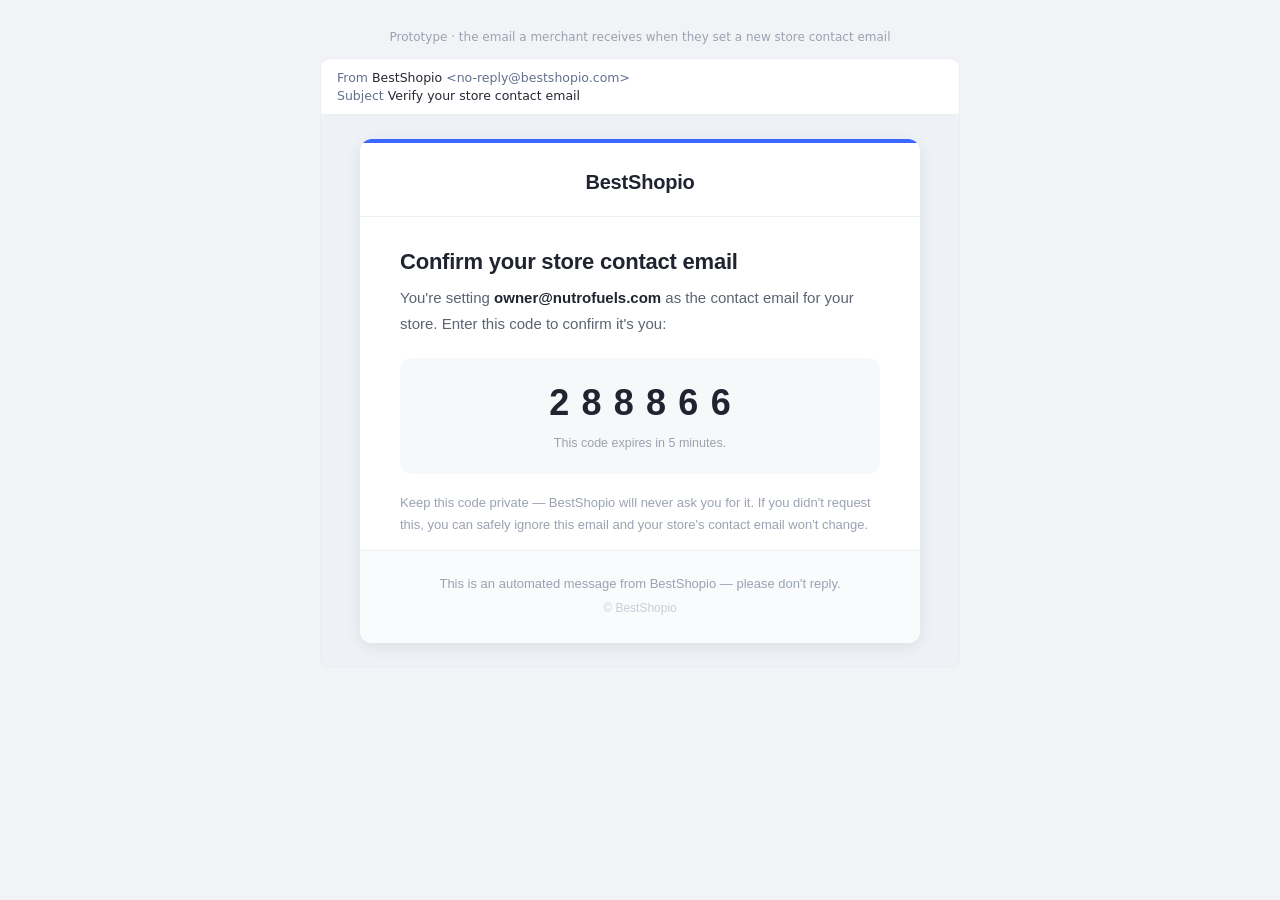
<file: account/email-verify.html>
<!DOCTYPE html>
<html lang="en">
<head>
  <meta charset="UTF-8" />
  <meta name="viewport" content="width=device-width, initial-scale=1.0" />
  <title>Verify your store contact email · BestShopio</title>
  <link rel="stylesheet" href="https://rsms.me/inter/inter.css" />
  <style>
    /* Verification email prototype. Reuses the store-admin Notifications email-card
       system (V1.141, prototypes/settings → Notifications): .nf-inbox chrome + .nf-stage
       + .email-card (brand bar → centered header → nf-h / nf-lead body → #fafbfc footer).
       Same tokens + system font so this matches the rest of the prototype 1:1.
       BestShopio-branded because it's a platform/account email (sent during store creation). */
    :root { --ink:#242833; --ink-muted:#62708d; --hair:#eaedf1; --blue:#3b66ff; }
    * { box-sizing:border-box; }
    body { margin:0; font-family:'Inter',system-ui,-apple-system,sans-serif; background:#f1f3f7; color:var(--ink); -webkit-font-smoothing:antialiased; padding:30px 16px 60px; }
    .mailwrap { max-width:640px; margin:0 auto; }
    .ctx { text-align:center; color:#9aa3b2; font-size:12px; margin-bottom:14px; }

    /* inbox chrome — mirrors .nf-inbox */
    .nf-inbox { border:1px solid var(--hair); border-bottom:none; border-radius:10px 10px 0 0; background:#fff; padding:11px 16px; font-size:12.5px; }
    .nf-inbox .row + .row { margin-top:3px; }
    .nf-inbox .l { color:var(--ink-muted); }
    .nf-inbox .v { color:var(--ink); font-weight:500; }

    /* preview stage — mirrors .nf-stage */
    .nf-stage { border:1px solid var(--hair); border-radius:0 0 10px 10px; background:#eef1f5; padding:24px 20px; }

    /* email card — mirrors .email-card + nfCardHtml */
    .email-card { width:100%; max-width:560px; margin:0 auto; background:#fff; border-radius:12px; box-shadow:0 4px 16px rgb(16 24 40 / 8%); overflow:hidden; font-family:-apple-system,"Segoe UI",Roboto,"Helvetica Neue",Arial,sans-serif; }
    .ec-bar { height:4px; background:var(--blue); }
    .ec-head { padding:28px 40px 22px; text-align:center; border-bottom:1px solid #eef0f4; }
    .ec-head .brand { font-size:20px; font-weight:700; letter-spacing:-.01em; color:#1f2430; }
    .ec-body { padding:32px 40px 10px; }
    .ec-body .nf-h { margin:0 0 10px; font-size:22px; font-weight:700; color:#1f2430; letter-spacing:-.01em; }
    .ec-body .nf-lead { margin:0 0 22px; font-size:15px; color:#5a6473; line-height:1.7; }
    .ec-body .nf-lead b { color:#1f2430; font-weight:600; }
    .ec-body .nf-fine { margin:18px 0 4px; font-size:13px; color:#9aa3b2; line-height:1.7; }
    /* code block — mirrors the nfBlock panel (#f7f8fa, radius 12) */
    .code-panel { background:#f7f8fa; border-radius:12px; padding:24px 22px; margin:0 0 6px; text-align:center; }
    .code-panel .digits { font-size:36px; font-weight:800; letter-spacing:.34em; color:#1f2430; padding-left:.34em; }
    .code-panel .exp { margin-top:12px; font-size:12.5px; color:#9aa3b2; }

    .ec-foot { padding:22px 40px 28px; background:#fafbfc; border-top:1px solid #eef0f4; text-align:center; }
    .ec-foot .line { font-size:13px; color:#9aa3b2; line-height:1.7; }
    .ec-foot .copy { font-size:12px; color:#c7cdd8; margin-top:6px; }

    @media (max-width:520px) { .ec-head,.ec-body,.ec-foot { padding-left:24px; padding-right:24px; } }
  </style>
</head>
<body>
  <div class="mailwrap">
    <div class="ctx">Prototype · the email a merchant receives when they set a new store contact email</div>

    <!-- inbox chrome: From + Subject (same as the Notifications editor preview) -->
    <div class="nf-inbox">
      <div class="row"><span class="l">From </span><span class="v">BestShopio</span> <span class="l">&lt;no-reply@bestshopio.com&gt;</span></div>
      <div class="row"><span class="l">Subject </span><span class="v">Verify your store contact email</span></div>
    </div>

    <!-- email card -->
    <div class="nf-stage">
      <div class="email-card">
        <div class="ec-bar"></div>
        <div class="ec-head"><span class="brand">BestShopio</span></div>
        <div class="ec-body">
          <h2 class="nf-h">Confirm your store contact email</h2>
          <p class="nf-lead">You're setting <b>owner@nutrofuels.com</b> as the contact email for your store. Enter this code to confirm it's you:</p>
          <div class="code-panel">
            <div class="digits">288866</div>
            <div class="exp">This code expires in 5 minutes.</div>
          </div>
          <p class="nf-fine">Keep this code private — BestShopio will never ask you for it. If you didn't request this, you can safely ignore this email and your store's contact email won't change.</p>
        </div>
        <div class="ec-foot">
          <div class="line">This is an automated message from BestShopio — please don't reply.</div>
          <div class="copy">© BestShopio</div>
        </div>
      </div>
    </div>
  </div>
</body>
</html>
</file>
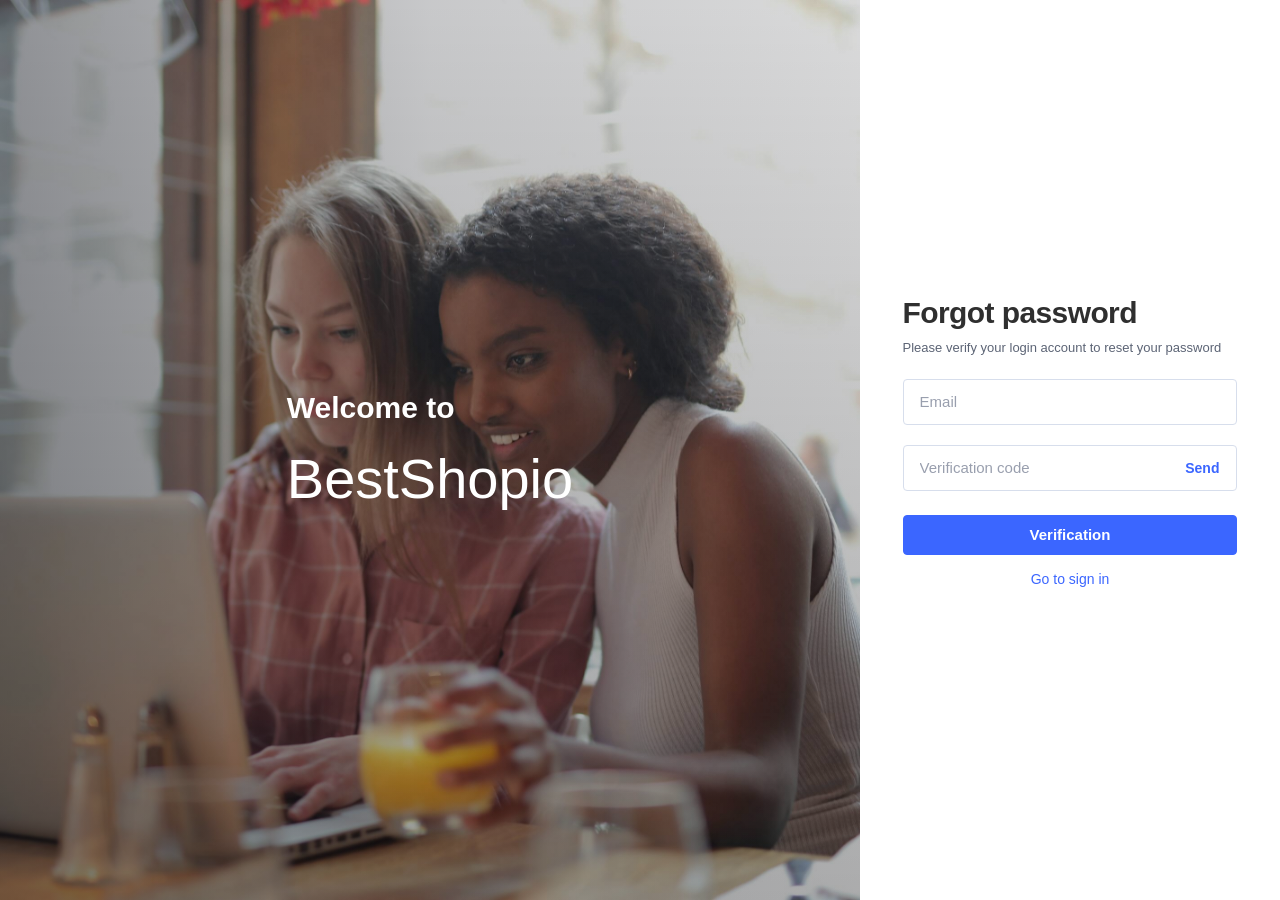
<file: account/forgot-password.html>
<!DOCTYPE html>
<html lang="en">
<head>
  <meta charset="UTF-8" />
  <meta name="viewport" content="width=device-width, initial-scale=1.0" />
  <title>Forgot password · BestShopio</title>
  <link rel="stylesheet" href="https://rsms.me/inter/inter.css" />
  <link rel="stylesheet" href="styles.css?v=20260609a" />
</head>
<body>
  <div class="signin-page">
    <section class="hero">
      <div class="hero-overlay"></div>
      <div class="hero-content">
        <p class="hero-kicker">Welcome to</p>
        <h1 class="hero-title">BestShopio</h1>
      </div>
    </section>

    <section class="form-panel">
      <div class="form-card">

        <!-- Step 1: verify email + code -->
        <div data-step="1">
          <h2 class="form-title" style="margin-bottom:8px">Forgot password</h2>
          <p style="color:var(--muted);font-size:13px;margin:0 0 24px">Please verify your login account to reset your password</p>
          <form id="verify-form" autocomplete="off" novalidate>
            <div class="fld">
              <div class="fld-wrap"><input id="email" class="fld-input" type="text" placeholder="Email" /></div>
              <div class="fld-error" data-err="email"></div>
            </div>
            <div class="fld">
              <div class="fld-wrap">
                <input id="code" class="fld-input has-suffix" type="text" placeholder="Verification code" />
                <button type="button" class="fld-suffix txt" id="send-code">Send</button>
              </div>
              <div class="fld-error" data-err="code"></div>
            </div>
            <button type="submit" class="btn btn-primary signin-submit">Verification</button>
          </form>
          <div class="meta-links" style="justify-content:center;margin-top:16px">
            <a href="signin.html">Go to sign in</a>
          </div>
        </div>

        <!-- Step 2: new password -->
        <div data-step="2" hidden>
          <h2 class="form-title">Reset password</h2>
          <form id="reset-form" autocomplete="off" novalidate>
            <div class="fld">
              <div class="fld-wrap">
                <input id="newpw" class="fld-input has-suffix" type="password" placeholder="New password" />
                <button type="button" class="fld-suffix" data-eye="newpw" aria-label="Show password"></button>
              </div>
              <div class="fld-error" data-err="newpw"></div>
            </div>
            <div class="fld">
              <div class="fld-wrap">
                <input id="confirmpw" class="fld-input has-suffix" type="password" placeholder="Confirm new password" />
                <button type="button" class="fld-suffix" data-eye="confirmpw" aria-label="Show password"></button>
              </div>
              <div class="fld-error" data-err="confirmpw"></div>
            </div>
            <button type="submit" class="btn btn-primary signin-submit">OK</button>
          </form>
        </div>

        <!-- Step 3: success -->
        <div data-step="3" hidden style="text-align:center;padding-top:8px">
          <div class="modal-success-ico" id="ok-ico"></div>
          <div style="font-size:16px;font-weight:600;color:#1f2430">Success!</div>
          <div style="color:var(--muted);font-size:14px;margin:6px 0 22px">Your password has been reset.</div>
          <a href="signin.html" class="btn btn-primary signin-submit" style="display:flex;text-decoration:none">Sign in now</a>
        </div>

      </div>
    </section>
  </div>

  <div class="toast-host" id="toast-host"></div>
  <script src="auth.js?v=20260610a"></script>
  <script>
    Auth.wireEyes(document);
    document.getElementById('ok-ico').innerHTML = Auth.CHECK;
    function showStep(n) { document.querySelectorAll('[data-step]').forEach(function (el) { el.hidden = el.getAttribute('data-step') !== String(n); }); }

    document.getElementById('send-code').onclick = function () {
      var email = document.getElementById('email').value.trim();
      Auth.setErr('email', '');
      if (!email) { Auth.setErr('email', 'Please enter email'); return; }
      if (!Auth.validEmail(email)) { Auth.setErr('email', 'The email you entered is invalid'); return; }
      Auth.startCountdown(this);
      Auth.toast('Verification code sent');
    };

    // step 1 -> step 2
    document.getElementById('verify-form').onsubmit = function (e) {
      e.preventDefault();
      var email = document.getElementById('email').value.trim();
      var code = document.getElementById('code').value.trim();
      var ok = true;
      Auth.clearErrs(['email', 'code']);
      if (!email) { Auth.setErr('email', 'Please enter email'); ok = false; }
      else if (!Auth.validEmail(email)) { Auth.setErr('email', 'The email you entered is invalid'); ok = false; }
      else if (/^ghost@/i.test(email)) { Auth.setErr('email', 'The email you entered is not registered'); ok = false; }
      if (!code) { Auth.setErr('code', 'Please enter verification code'); ok = false; }
      else if (!/^\d{6}$/.test(code)) { Auth.setErr('code', 'Incorrect verification code'); ok = false; }
      if (!ok) return;
      showStep(2);
    };

    // step 2 -> step 3
    document.getElementById('reset-form').onsubmit = function (e) {
      e.preventDefault();
      var pw = document.getElementById('newpw').value;
      var cf = document.getElementById('confirmpw').value;
      var ok = true;
      Auth.clearErrs(['newpw', 'confirmpw']);
      if (!pw) { Auth.setErr('newpw', 'Please enter password'); ok = false; }
      else if (pw.length < 8) { Auth.setErr('newpw', '8 characters minimum'); ok = false; }
      if (cf !== pw) { Auth.setErr('confirmpw', 'Passwords do not match.'); ok = false; }
      if (!ok) return;
      showStep(3);
    };
  </script>
</body>
</html>
</file>
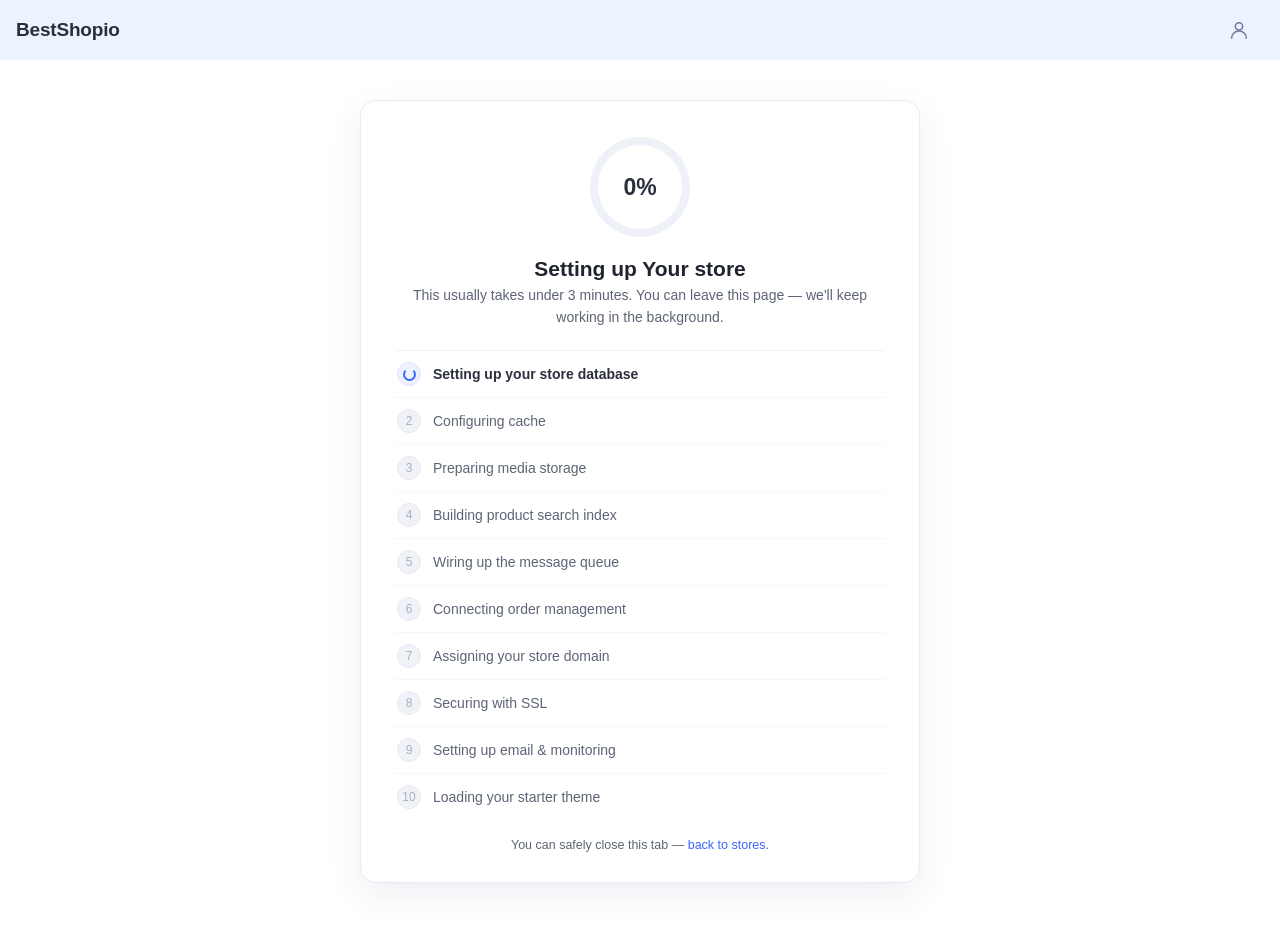
<file: account/provisioning.html>
<!DOCTYPE html>
<html lang="en">
<head>
  <meta charset="UTF-8" />
  <meta name="viewport" content="width=device-width, initial-scale=1.0" />
  <title>Setting up your store · BestShopio</title>
  <link rel="stylesheet" href="https://rsms.me/inter/inter.css" />
  <link rel="stylesheet" href="styles.css?v=20260610f" />
  <style>
    /* Provisioning progress — the "magic moment". Front-end polls the ops provision_task
       and lights up each sub-step. Visualizes what Shopify/SHOPLINE keep as a black box. */
    .prov-page { min-height: calc(100vh - 60px); background: #fff; padding: 40px 16px 64px; }
    .prov-card { width: 100%; max-width: 560px; margin: 0 auto; background: #fff; border: 1px solid #e6eaf3; border-radius: 16px; padding: 34px 34px 30px; text-align: center; box-shadow: 0 12px 36px rgba(41,56,99,.08); }
    .prov-ring { width: 104px; height: 104px; margin: 0 auto 18px; position: relative; }
    .prov-ring svg { transform: rotate(-90deg); }
    .prov-ring .pct { position: absolute; inset: 0; display: flex; align-items: center; justify-content: center; font-size: 23px; font-weight: 800; color: var(--ink); }
    .prov-title { margin: 0 0 4px; font-size: 21px; font-weight: 700; color: #20242e; }
    .prov-desc { margin: 0 0 22px; color: var(--muted); font-size: 14px; line-height: 1.55; }
    .steps { text-align: left; border-top: 1px solid #eef1f7; }
    .step { display: flex; align-items: center; gap: 12px; padding: 11px 2px; border-bottom: 1px solid #f4f6fa; font-size: 14px; color: var(--muted); }
    .step:last-child { border-bottom: none; }
    .step .si { width: 24px; height: 24px; border-radius: 50%; flex: 0 0 auto; display: flex; align-items: center; justify-content: center; font-size: 12px; background: #f0f2f7; color: #aab0bd; border: 1px solid #e6eaf3; }
    .step .si svg { width: 13px; height: 13px; }
    .step.run { color: var(--ink); font-weight: 600; }
    .step.run .si { background: #eef2ff; color: var(--blue); border-color: #dbe3ff; }
    .step.done { color: var(--ink); }
    .step.done .si { background: #2bb673; color: #fff; border-color: #2bb673; }
    .spin { width: 13px; height: 13px; border: 2px solid var(--blue); border-top-color: transparent; border-radius: 50%; animation: sp .7s linear infinite; }
    @keyframes sp { to { transform: rotate(360deg); } }
    .prov-done { margin-top: 22px; display: none; }
    .prov-done.show { display: block; }
    .prov-link { display: inline-flex; align-items: center; gap: 7px; margin-bottom: 16px; color: var(--blue); font-weight: 600; font-size: 14px; text-decoration: none; }
    .prov-link:hover { text-decoration: underline; }
    .prov-done .btn-primary { width: 100%; height: 44px; font-size: 15px; font-weight: 600; }
    .prov-leave { margin-top: 18px; color: var(--muted); font-size: 12.5px; }
    .prov-leave a { color: var(--blue); text-decoration: none; }
  </style>
</head>
<body>
  <header class="acct-header">
    <a class="acct-brand" href="stores.html"><span class="wordmark">BestShopio</span></a>
    <div class="acct-user">
      <button class="acct-avatar" id="avatar" aria-label="Account">
        <svg viewBox="0 0 24 24" fill="none" stroke="currentColor" stroke-width="1.7" stroke-linecap="round" stroke-linejoin="round"><circle cx="12" cy="8" r="4"/><path d="M4 21a8 8 0 0 1 16 0"/></svg>
      </button>
      <div class="user-pop" id="user-pop" hidden>
        <div class="user-pop-head">
          <svg viewBox="0 0 24 24" fill="none" stroke="currentColor" stroke-width="1.7" stroke-linecap="round" stroke-linejoin="round"><circle cx="12" cy="8" r="4"/><path d="M4 21a8 8 0 0 1 16 0"/></svg>
          <span>zhengjican@bestfulfill.com</span>
        </div>
        <div class="user-pop-divider"></div>
        <div class="user-pop-actions">
          <a class="user-pop-item" href="signin.html">
            <svg viewBox="0 0 24 24" fill="none" stroke="currentColor" stroke-width="1.7" stroke-linecap="round" stroke-linejoin="round"><path d="M9 21H5a2 2 0 0 1-2-2V5a2 2 0 0 1 2-2h4"/><path d="m16 17 5-5-5-5"/><path d="M21 12H9"/></svg>
            Sign out
          </a>
        </div>
      </div>
    </div>
  </header>

  <main class="prov-page">
    <div class="prov-card">
      <div class="prov-ring">
        <svg width="104" height="104">
          <circle cx="52" cy="52" r="46" stroke="#eef1f7" stroke-width="8" fill="none"/>
          <circle id="ring" cx="52" cy="52" r="46" stroke="#3b66ff" stroke-width="8" fill="none" stroke-linecap="round" stroke-dasharray="289" stroke-dashoffset="289"/>
        </svg>
        <div class="pct" id="pct">0%</div>
      </div>
      <h1 class="prov-title" id="title">Setting up your store</h1>
      <p class="prov-desc" id="desc">This usually takes under 3 minutes. You can leave this page — we'll keep working in the background.</p>

      <div class="steps" id="steps"></div>

      <div class="prov-done" id="done">
        <a class="prov-link" id="store-link" href="#" target="_blank" rel="noopener">
          <svg viewBox="0 0 24 24" width="16" height="16" fill="none" stroke="currentColor" stroke-width="1.8" stroke-linecap="round" stroke-linejoin="round"><circle cx="12" cy="12" r="9"/><path d="M3 12h18"/><path d="M12 3a14.5 14.5 0 0 0 0 18 14.5 14.5 0 0 0 0-18"/></svg>
          <span id="store-domain">yourstore.bestshopio.com</span>
        </a>
        <a class="btn btn-primary" id="go-dash" href="#">Go to dashboard</a>
      </div>

      <div class="prov-leave" id="leave">You can safely close this tab — <a href="stores.html">back to stores</a>.</div>
    </div>
  </main>

  <div class="toast-host" id="toast-host"></div>

  <script src="auth.js?v=20260610b"></script>
  <script>
    // avatar dropdown
    var pop = document.getElementById('user-pop');
    document.getElementById('avatar').onclick = function (e) { e.stopPropagation(); pop.hidden = !pop.hidden; };
    document.addEventListener('click', function (e) { if (!e.target.closest('.acct-user')) pop.hidden = true; });

    var CHECK = '<svg viewBox="0 0 24 24" fill="none" stroke="currentColor" stroke-width="2.4" stroke-linecap="round" stroke-linejoin="round"><path d="M20 6 9 17l-5-5"/></svg>';
    // step_key mirrors the ops provision_task sub-steps (PRD §5). Copy is merchant-facing.
    var STEPS = [
      { k: 'init_db',       t: 'Setting up your store database' },
      { k: 'init_redis',    t: 'Configuring cache' },
      { k: 'init_oss',      t: 'Preparing media storage' },
      { k: 'init_es',       t: 'Building product search index' },
      { k: 'init_mq',       t: 'Wiring up the message queue' },
      { k: 'create_oms',    t: 'Connecting order management' },
      { k: 'assign_domain', t: 'Assigning your store domain' },
      { k: 'issue_ssl',     t: 'Securing with SSL' },
      { k: 'init_email',    t: 'Setting up email & monitoring' },
      { k: 'seed_theme',    t: 'Loading your starter theme' }
    ];

    var qs = new URLSearchParams(location.search);
    var storeName = qs.get('store') || 'Your store';
    var slug = storeName.toLowerCase().replace(/[^a-z0-9]+/g, '').slice(0, 24) || 'yourstore';
    var domain = slug + '.stores.bestshopio.com';
    document.getElementById('title').textContent = 'Setting up ' + storeName;
    document.getElementById('store-domain').textContent = domain;
    document.getElementById('store-link').href = 'https://' + domain;
    // Go to dashboard -> enter the store admin; new=1 makes Home show the Setup guide.
    document.getElementById('go-dash').href = '../index.html?store=' + encodeURIComponent(storeName) + '&new=1#/home';

    var stepsEl = document.getElementById('steps');
    stepsEl.innerHTML = STEPS.map(function (s, i) {
      return '<div class="step" data-i="' + i + '"><span class="si">' + (i + 1) + '</span><span>' + s.t + '</span></div>';
    }).join('');
    var rows = stepsEl.querySelectorAll('.step');

    function setRing(p) {
      var c = 289, off = c - (c * p / 100);
      document.getElementById('ring').style.strokeDashoffset = off;
      document.getElementById('pct').textContent = Math.round(p) + '%';
    }

    // front-end polls task status every ~1.5s; here we simulate steps lighting up
    var i = 0;
    function tick() {
      if (i > 0) { var prev = rows[i - 1]; prev.className = 'step done'; prev.querySelector('.si').innerHTML = CHECK; }
      if (i >= rows.length) {
        setRing(100);
        document.getElementById('title').textContent = 'Your store is ready';
        document.getElementById('desc').textContent = 'Everything is set up. Add products, connect payments and go live.';
        document.getElementById('done').classList.add('show');
        document.getElementById('leave').style.display = 'none';
        return;
      }
      var cur = rows[i]; cur.className = 'step run';
      cur.querySelector('.si').innerHTML = '<span class="spin"></span>';
      setRing((i / rows.length) * 100);
      i++;
      setTimeout(tick, 850);
    }
    setTimeout(tick, 350);
  </script>
</body>
</html>
</file>
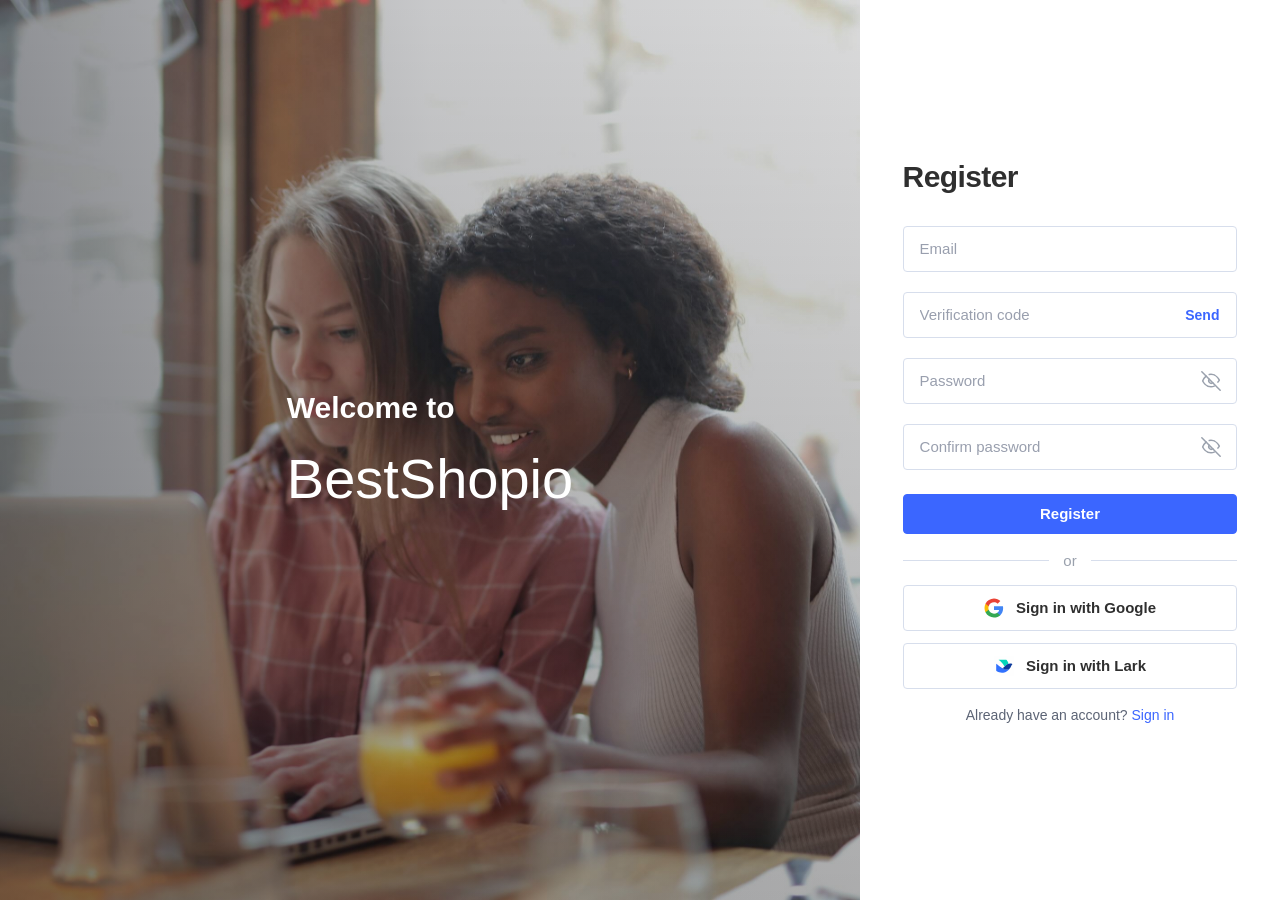
<file: account/register.html>
<!DOCTYPE html>
<html lang="en">
<head>
  <meta charset="UTF-8" />
  <meta name="viewport" content="width=device-width, initial-scale=1.0" />
  <title>Register · BestShopio</title>
  <link rel="stylesheet" href="https://rsms.me/inter/inter.css" />
  <link rel="stylesheet" href="styles.css?v=20260609a" />
</head>
<body>
  <div class="signin-page">
    <section class="hero">
      <div class="hero-overlay"></div>
      <div class="hero-content">
        <p class="hero-kicker">Welcome to</p>
        <h1 class="hero-title">BestShopio</h1>
      </div>
    </section>

    <section class="form-panel">
      <div class="form-card">
        <h2 class="form-title">Register</h2>

        <form id="register-form" autocomplete="off" novalidate>
          <div class="fld">
            <div class="fld-wrap"><input id="email" class="fld-input" type="text" placeholder="Email" /></div>
            <div class="fld-error" data-err="email"></div>
          </div>

          <div class="fld">
            <div class="fld-wrap">
              <input id="code" class="fld-input has-suffix" type="text" placeholder="Verification code" />
              <button type="button" class="fld-suffix txt" id="send-code">Send</button>
            </div>
            <div class="fld-error" data-err="code"></div>
          </div>

          <div class="fld">
            <div class="fld-wrap">
              <input id="password" class="fld-input has-suffix" type="password" placeholder="Password" />
              <button type="button" class="fld-suffix" data-eye="password" aria-label="Show password"></button>
            </div>
            <div class="fld-error" data-err="password"></div>
          </div>

          <div class="fld">
            <div class="fld-wrap">
              <input id="confirm" class="fld-input has-suffix" type="password" placeholder="Confirm password" />
              <button type="button" class="fld-suffix" data-eye="confirm" aria-label="Show password"></button>
            </div>
            <div class="fld-error" data-err="confirm"></div>
          </div>

          <button type="submit" class="btn btn-primary signin-submit">Register</button>
        </form>

        <div class="divider" style="margin-top:18px"><span></span><em>or</em><span></span></div>
        <div class="oauth-list">
          <button type="button" class="oauth-btn" data-oauth="Google"><img src="assets/google.svg" alt="" /> Sign in with Google</button>
          <button type="button" class="oauth-btn" data-oauth="Lark"><img src="assets/lark.svg" alt="" /> Sign in with Lark</button>
        </div>

        <div class="meta-links" style="justify-content:center;margin-top:18px">
          <span style="color:var(--muted);font-size:14px">Already have an account? <a href="signin.html">Sign in</a></span>
        </div>
      </div>
    </section>
  </div>

  <div class="toast-host" id="toast-host"></div>
  <script src="auth.js?v=20260610a"></script>
  <script>
    Auth.wireEyes(document);

    document.getElementById('send-code').onclick = function () {
      var email = document.getElementById('email').value.trim();
      Auth.setErr('email', '');
      if (!email) { Auth.setErr('email', 'Please enter email'); return; }
      if (!Auth.validEmail(email)) { Auth.setErr('email', 'The email you entered is invalid'); return; }
      Auth.startCountdown(this);
      Auth.toast('Verification code sent');
    };

    document.querySelectorAll('[data-oauth]').forEach(function (b) {
      b.onclick = function () { Auth.toast('Signed in with ' + b.getAttribute('data-oauth')); setTimeout(function () { location.href = 'stores.html'; }, 620); };
    });

    document.getElementById('register-form').onsubmit = function (e) {
      e.preventDefault();
      var email = document.getElementById('email').value.trim();
      var code = document.getElementById('code').value.trim();
      var pw = document.getElementById('password').value;
      var cf = document.getElementById('confirm').value;
      var ok = true;
      Auth.clearErrs(['email', 'code', 'password', 'confirm']);
      if (!email) { Auth.setErr('email', 'Please enter email'); ok = false; }
      else if (!Auth.validEmail(email)) { Auth.setErr('email', 'The email you entered is invalid'); ok = false; }
      else if (/^taken@/i.test(email)) { Auth.setErr('email', 'The email has been registered'); ok = false; }
      if (!code) { Auth.setErr('code', 'Please enter verification code'); ok = false; }
      else if (!/^\d{6}$/.test(code)) { Auth.setErr('code', 'Incorrect verification code'); ok = false; }
      if (!pw) { Auth.setErr('password', 'Please enter password'); ok = false; }
      else if (pw.length < 8) { Auth.setErr('password', '8 characters minimum'); ok = false; }
      if (cf !== pw) { Auth.setErr('confirm', 'Passwords do not match.'); ok = false; }
      if (!ok) return;
      Auth.toast('Registration successful');
      setTimeout(function () { location.href = 'stores.html'; }, 600);
    };
  </script>
</body>
</html>
</file>
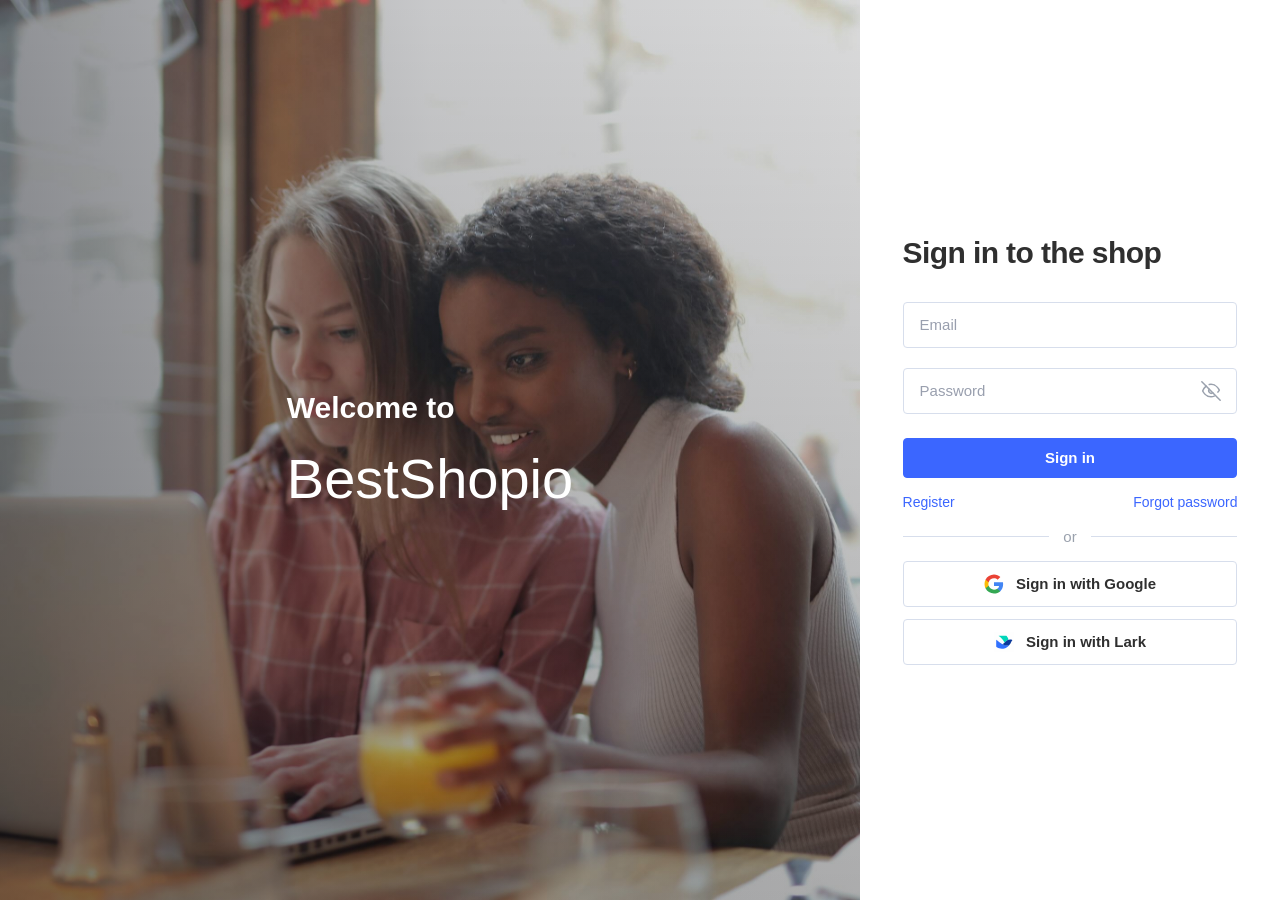
<file: account/signin.html>
<!DOCTYPE html>
<html lang="en">
<head>
  <meta charset="UTF-8" />
  <meta name="viewport" content="width=device-width, initial-scale=1.0" />
  <title>Sign in · BestShopio</title>
  <link rel="stylesheet" href="https://rsms.me/inter/inter.css" />
  <link rel="stylesheet" href="styles.css?v=20260609a" />
</head>
<body>
  <div class="signin-page">
    <section class="hero">
      <div class="hero-overlay"></div>
      <div class="hero-content">
        <p class="hero-kicker">Welcome to</p>
        <h1 class="hero-title">BestShopio</h1>
      </div>
    </section>

    <section class="form-panel">
      <div class="form-card">
        <h2 class="form-title">Sign in to the shop</h2>

        <form id="signin-form" autocomplete="off" novalidate>
          <div class="fld">
            <div class="fld-wrap">
              <input id="email" class="fld-input" type="text" placeholder="Email" autocomplete="email" />
            </div>
            <div class="fld-error" data-err="email"></div>
          </div>

          <div class="fld">
            <div class="fld-wrap">
              <input id="password" class="fld-input has-suffix" type="password" placeholder="Password" autocomplete="current-password" />
              <button type="button" class="fld-suffix" data-eye aria-label="Show password"></button>
            </div>
            <div class="fld-error" data-err="password"></div>
          </div>

          <button type="submit" class="btn btn-primary signin-submit">Sign in</button>
        </form>

        <div class="meta-links">
          <a href="register.html">Register</a>
          <a href="forgot-password.html">Forgot password</a>
        </div>

        <div class="divider"><span></span><em>or</em><span></span></div>

        <div class="oauth-list">
          <button type="button" class="oauth-btn" data-oauth="Google">
            <img src="assets/google.svg" alt="" /> Sign in with Google
          </button>
          <button type="button" class="oauth-btn" data-oauth="Lark">
            <img src="assets/lark.svg" alt="" /> Sign in with Lark
          </button>
        </div>
      </div>
    </section>
  </div>

  <div class="toast-host" id="toast-host"></div>

  <script>
    var EYE_OPEN = '<svg viewBox="0 0 24 24" width="20" height="20" fill="none" stroke="currentColor" stroke-width="1.8" stroke-linecap="round" stroke-linejoin="round"><path d="M2 12s3.5-7 10-7 10 7 10 7-3.5 7-10 7-10-7-10-7z"/><circle cx="12" cy="12" r="3"/></svg>';
    var EYE_OFF = '<svg viewBox="0 0 24 24" width="20" height="20" fill="none" stroke="currentColor" stroke-width="1.8" stroke-linecap="round" stroke-linejoin="round"><path d="M9.9 4.24A9.1 9.1 0 0 1 12 4c6.5 0 10 7 10 7a13.2 13.2 0 0 1-1.67 2.34M6.1 6.1A13.3 13.3 0 0 0 2 12s3.5 7 10 7a9 9 0 0 0 3.9-.86"/><path d="m1 1 22 22"/><path d="M9.9 9.9a3 3 0 0 0 4.2 4.2"/></svg>';
    var CHECK = '<svg viewBox="0 0 24 24" fill="none" stroke="currentColor" stroke-width="2.4" stroke-linecap="round" stroke-linejoin="round"><path d="M20 6 9 17l-5-5"/></svg>';

    function toast(msg, kind) {
      var host = document.getElementById('toast-host');
      var t = document.createElement('div');
      t.className = 'toast' + (kind === 'err' ? ' err' : '');
      t.innerHTML = (kind === 'err' ? '' : CHECK) + '<span>' + msg + '</span>';
      host.appendChild(t);
      setTimeout(function () { t.remove(); }, 2200);
    }

    // password visibility
    var eyeBtn = document.querySelector('[data-eye]');
    var pw = document.getElementById('password');
    eyeBtn.innerHTML = EYE_OFF;
    eyeBtn.onclick = function () {
      var show = pw.type === 'password';
      pw.type = show ? 'text' : 'password';
      eyeBtn.innerHTML = show ? EYE_OPEN : EYE_OFF;
    };

    function setErr(name, msg) {
      var el = document.querySelector('[data-err="' + name + '"]');
      var inp = document.getElementById(name);
      el.textContent = msg || '';
      if (inp) inp.classList.toggle('has-error', !!msg);
    }

    // sign in -> stores panel (prototype: any well-formed input signs in)
    document.getElementById('signin-form').onsubmit = function (e) {
      e.preventDefault();
      var email = document.getElementById('email').value.trim();
      var pass = pw.value;
      var ok = true;
      setErr('email', ''); setErr('password', '');
      if (!email) { setErr('email', 'Please enter email'); ok = false; }
      else if (!/^[^\s@]+@[^\s@]+\.[^\s@]+$/.test(email)) { setErr('email', 'The email you entered is invalid'); ok = false; }
      if (!pass) { setErr('password', 'Please enter password'); ok = false; }
      if (!ok) return;
      toast('Signed in successfully');
      setTimeout(function () { window.location.href = 'stores.html'; }, 560);
    };

    document.querySelectorAll('[data-oauth]').forEach(function (b) {
      b.onclick = function () {
        toast('Signed in with ' + b.getAttribute('data-oauth'));
        setTimeout(function () { window.location.href = 'stores.html'; }, 620);
      };
    });

  </script>
</body>
</html>
</file>
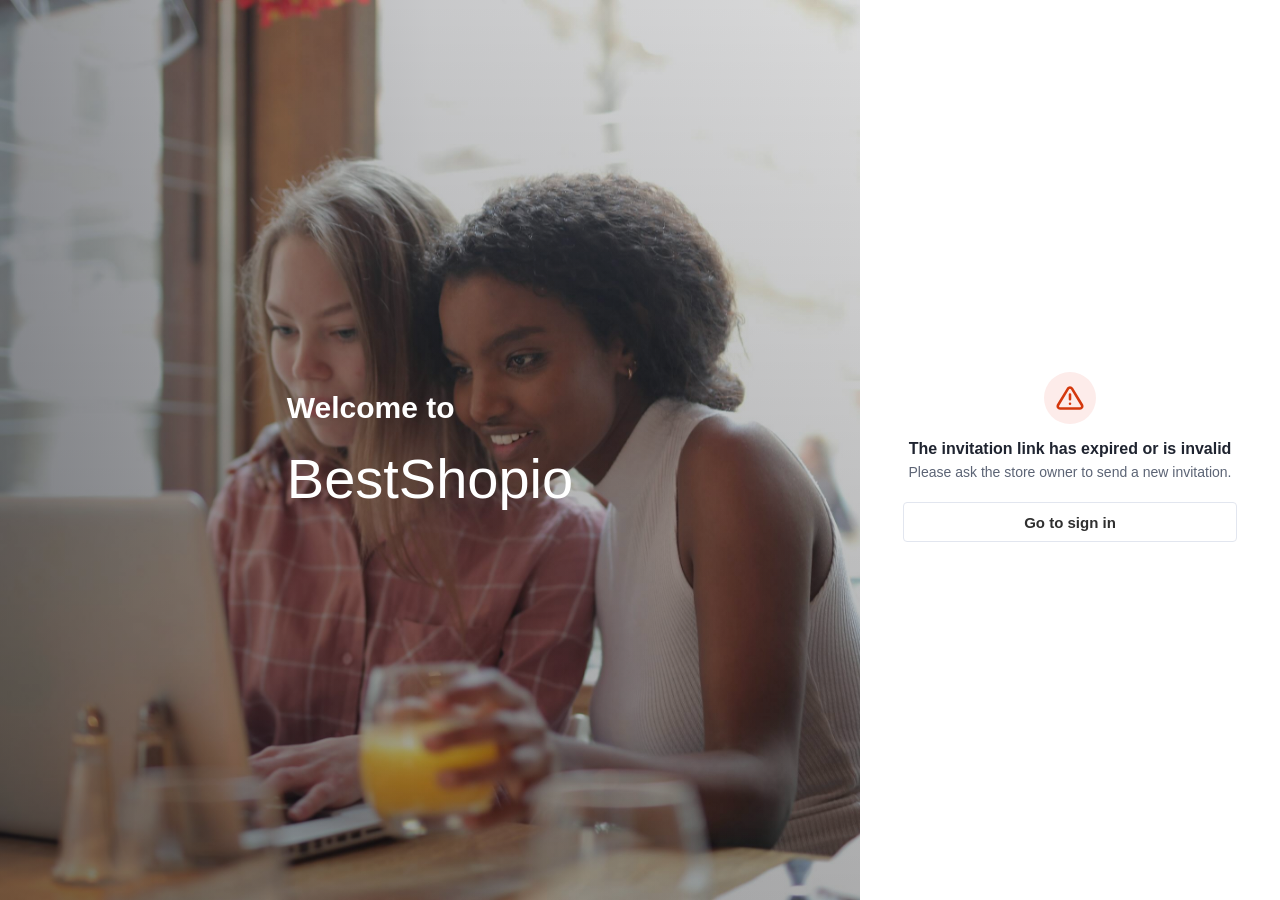
<file: account/staff-register.html>
<!DOCTYPE html>
<html lang="en">
<head>
  <meta charset="UTF-8" />
  <meta name="viewport" content="width=device-width, initial-scale=1.0" />
  <title>Complete registration · BestShopio</title>
  <link rel="stylesheet" href="https://rsms.me/inter/inter.css" />
  <link rel="stylesheet" href="styles.css?v=20260609a" />
</head>
<body>
  <div class="signin-page">
    <section class="hero">
      <div class="hero-overlay"></div>
      <div class="hero-content">
        <p class="hero-kicker">Welcome to</p>
        <h1 class="hero-title">BestShopio</h1>
      </div>
    </section>

    <section class="form-panel">
      <div class="form-card">

        <!-- valid invite token -->
        <div id="invite-valid">
          <h2 class="form-title" style="font-size:24px;line-height:1.3;margin-bottom:8px">Please use the invited account to complete the registration</h2>
          <p style="color:var(--muted);font-size:13px;margin:0 0 18px">Please verify your login account to reset your password</p>
          <div style="margin-bottom:18px">
            <div style="color:var(--muted);font-size:13px">Current login account</div>
            <div id="invite-email" style="color:#2a2f3b;font-size:15px;font-weight:600;margin-top:4px">alvens@qq.com</div>
          </div>
          <form id="staff-form" autocomplete="off" novalidate>
            <div class="fld">
              <div class="fld-wrap">
                <input id="password" class="fld-input has-suffix" type="password" placeholder="Password" />
                <button type="button" class="fld-suffix" data-eye="password" aria-label="Show password"></button>
              </div>
              <div class="fld-error" data-err="password"></div>
            </div>
            <div class="fld">
              <div class="fld-wrap">
                <input id="confirm" class="fld-input has-suffix" type="password" placeholder="Confirm password" />
                <button type="button" class="fld-suffix" data-eye="confirm" aria-label="Show password"></button>
              </div>
              <div class="fld-error" data-err="confirm"></div>
            </div>
            <button type="submit" class="btn btn-primary signin-submit">Register</button>
          </form>
        </div>

        <!-- expired / invalid token -->
        <div id="invite-invalid" hidden style="text-align:center;padding-top:8px">
          <div class="modal-success-ico" id="warn-ico" style="background:#fdecea;color:#d4380d"></div>
          <div style="font-size:16px;font-weight:600;color:#1f2430">The invitation link has expired or is invalid</div>
          <div style="color:var(--muted);font-size:14px;margin:6px 0 22px">Please ask the store owner to send a new invitation.</div>
          <a href="signin.html" class="btn signin-submit" style="display:flex;text-decoration:none">Go to sign in</a>
        </div>

      </div>
    </section>
  </div>

  <div class="toast-host" id="toast-host"></div>
  <script src="auth.js?v=20260610a"></script>
  <script>
    var WARN = '<svg viewBox="0 0 24 24" fill="none" stroke="currentColor" stroke-width="2.2" stroke-linecap="round" stroke-linejoin="round"><path d="M12 9v4M12 17h.01"/><path d="M10.3 3.9 1.8 18a2 2 0 0 0 1.7 3h17a2 2 0 0 0 1.7-3L13.7 3.9a2 2 0 0 0-3.4 0z"/></svg>';
    var params = new URLSearchParams(location.search);
    var token = params.get('token');
    var email = params.get('email');
    if (email) document.getElementById('invite-email').textContent = email;

    // demo: ?token=expired (or no token) renders the invalid state; any other token = valid invite
    if (!token || /expired|invalid/i.test(token)) {
      document.getElementById('invite-valid').hidden = true;
      document.getElementById('invite-invalid').hidden = false;
      document.getElementById('warn-ico').innerHTML = WARN;
    } else {
      Auth.wireEyes(document);
      document.getElementById('staff-form').onsubmit = function (e) {
        e.preventDefault();
        var pw = document.getElementById('password').value;
        var cf = document.getElementById('confirm').value;
        var ok = true;
        Auth.clearErrs(['password', 'confirm']);
        if (!pw) { Auth.setErr('password', 'Please enter password'); ok = false; }
        else if (pw.length < 8) { Auth.setErr('password', '8 characters minimum'); ok = false; }
        if (cf !== pw) { Auth.setErr('confirm', 'Passwords do not match.'); ok = false; }
        if (!ok) return;
        Auth.toast('Registration successful');
        setTimeout(function () { location.href = 'stores.html'; }, 600);
      };
    }
  </script>
</body>
</html>
</file>
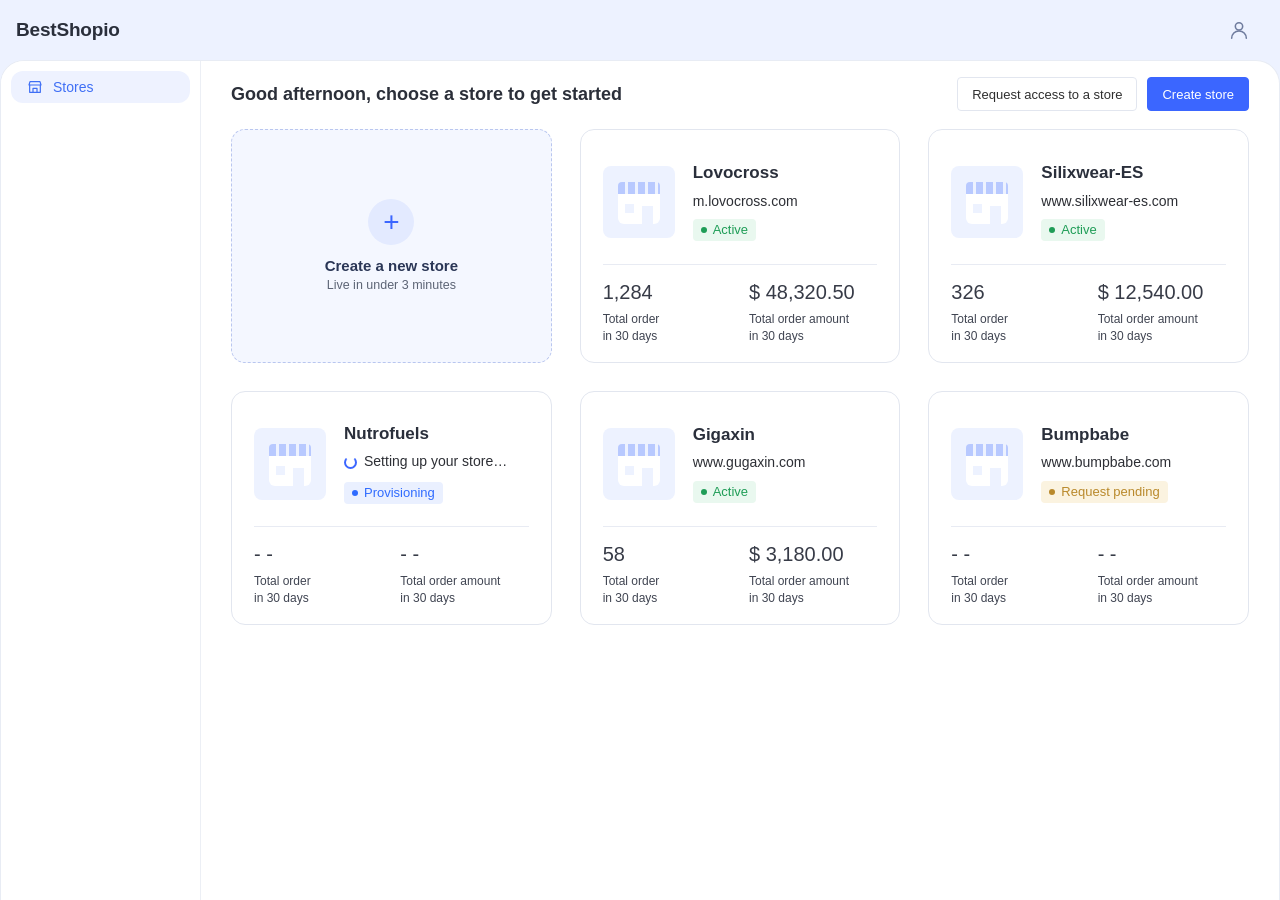
<file: account/stores.html>
<!DOCTYPE html>
<html lang="en">
<head>
  <meta charset="UTF-8" />
  <meta name="viewport" content="width=device-width, initial-scale=1.0" />
  <title>Stores · BestShopio</title>
  <link rel="stylesheet" href="https://rsms.me/inter/inter.css" />
  <link rel="stylesheet" href="styles.css?v=20260610f" />
  <style>
    /* "Create a new store" card — first cell of the grid (self-service entry) */
    .store-card-new { display: flex; flex-direction: column; align-items: center; justify-content: center; min-height: 188px; padding: 22px; border: 1.5px dashed #b9c6ef; border-radius: 14px; background: #f4f7ff; color: var(--blue); text-align: center; text-decoration: none; transition: border-color .2s, background .2s, transform .2s; }
    .store-card-new:hover { border-color: var(--blue); background: #eef2ff; transform: translateY(-1px); }
    .store-card-new .plus { width: 46px; height: 46px; display: flex; align-items: center; justify-content: center; border-radius: 50%; background: #e3eaff; font-size: 28px; font-weight: 300; line-height: 1; margin-bottom: 12px; }
    .store-card-new .new-label { font-size: 15px; font-weight: 700; color: #2a3656; }
    .store-card-new .new-sub { font-size: 12.5px; color: var(--muted); margin-top: 4px; }
    .stores-actions { display: flex; align-items: center; gap: 10px; }
    .store-card.provisioning { cursor: pointer; }
    .store-setup-line { display: inline-flex; align-items: center; gap: 7px; }
    .store-setup-line .spin { width: 13px; height: 13px; border: 2px solid var(--blue); border-top-color: transparent; border-radius: 50%; animation: sp .7s linear infinite; }
    @keyframes sp { to { transform: rotate(360deg); } }
  </style>
</head>
<body>
  <!-- ===== top bar ===== -->
  <header class="acct-header">
    <a class="acct-brand" href="stores.html"><span class="wordmark">BestShopio</span></a>
    <div class="acct-user">
      <button class="acct-avatar" id="avatar" aria-label="Account">
        <svg viewBox="0 0 24 24" fill="none" stroke="currentColor" stroke-width="1.7" stroke-linecap="round" stroke-linejoin="round"><circle cx="12" cy="8" r="4"/><path d="M4 21a8 8 0 0 1 16 0"/></svg>
      </button>
      <div class="user-pop" id="user-pop" hidden>
        <div class="user-pop-head">
          <svg viewBox="0 0 24 24" fill="none" stroke="currentColor" stroke-width="1.7" stroke-linecap="round" stroke-linejoin="round"><circle cx="12" cy="8" r="4"/><path d="M4 21a8 8 0 0 1 16 0"/></svg>
          <span>zhengjican@bestfulfill.com</span>
        </div>
        <div class="user-pop-divider"></div>
        <div class="user-pop-actions">
          <button class="user-pop-item" id="act-changepw">
            <svg viewBox="0 0 24 24" fill="none" stroke="currentColor" stroke-width="1.7" stroke-linecap="round" stroke-linejoin="round"><rect x="3" y="11" width="18" height="11" rx="2"/><path d="M7 11V7a5 5 0 0 1 10 0v4"/></svg>
            Change password
          </button>
          <a class="user-pop-item" href="signin.html">
            <svg viewBox="0 0 24 24" fill="none" stroke="currentColor" stroke-width="1.7" stroke-linecap="round" stroke-linejoin="round"><path d="M9 21H5a2 2 0 0 1-2-2V5a2 2 0 0 1 2-2h4"/><path d="m16 17 5-5-5-5"/><path d="M21 12H9"/></svg>
            Sign out
          </a>
        </div>
      </div>
    </div>
  </header>

  <!-- ===== stores panel ===== -->
  <div class="stores-page">
    <div class="stores-shell">
      <aside class="stores-sidebar">
        <button class="sidebar-item active">
          <svg viewBox="0 0 24 24" fill="none" stroke="currentColor" stroke-width="1.8" stroke-linecap="round" stroke-linejoin="round"><path d="M3 9h18l-1.5-5H4.5L3 9z"/><path d="M4 9v11h16V9"/><path d="M9 20v-6h6v6"/></svg>
          <span>Stores</span>
        </button>
      </aside>

      <section class="stores-main">
        <div class="stores-toolbar">
          <h1 class="welcome-title" id="greeting">Choose a store to get started</h1>
          <div class="stores-actions">
            <button class="btn" id="req-access">Request access to a store</button>
            <a class="btn btn-primary" href="create-store.html">Create store</a>
          </div>
        </div>
        <div class="store-grid" id="store-grid"></div>
      </section>
    </div>
  </div>

  <div id="modal-host"></div>
  <div class="toast-host" id="toast-host"></div>

  <script>
    var CHECK = '<svg viewBox="0 0 24 24" fill="none" stroke="currentColor" stroke-width="2.4" stroke-linecap="round" stroke-linejoin="round"><path d="M20 6 9 17l-5-5"/></svg>';
    var XICON = '<svg viewBox="0 0 24 24" fill="none" stroke="currentColor" stroke-width="1.8" stroke-linecap="round" stroke-linejoin="round"><path d="M18 6 6 18M6 6l12 12"/></svg>';
    var EYE_OPEN = '<svg viewBox="0 0 24 24" width="20" height="20" fill="none" stroke="currentColor" stroke-width="1.8" stroke-linecap="round" stroke-linejoin="round"><path d="M2 12s3.5-7 10-7 10 7 10 7-3.5 7-10 7-10-7-10-7z"/><circle cx="12" cy="12" r="3"/></svg>';
    var EYE_OFF = '<svg viewBox="0 0 24 24" width="20" height="20" fill="none" stroke="currentColor" stroke-width="1.8" stroke-linecap="round" stroke-linejoin="round"><path d="M9.9 4.24A9.1 9.1 0 0 1 12 4c6.5 0 10 7 10 7a13.2 13.2 0 0 1-1.67 2.34M6.1 6.1A13.3 13.3 0 0 0 2 12s3.5 7 10 7a9 9 0 0 0 3.9-.86"/><path d="m1 1 22 22"/><path d="M9.9 9.9a3 3 0 0 0 4.2 4.2"/></svg>';

    // Stores the signed-in account can access. Only "Active" stores are enterable.
    // Access code 0815 is the demo code that matches a store in "Request access".
    var STORES = [
      { name: 'Lovocross',    url: 'm.lovocross.com',         status: 'Active',          orders: 1284, gmv: 48320.50 },
      { name: 'Silixwear-ES', url: 'www.silixwear-es.com',    status: 'Active',          orders: 326,  gmv: 12540.00 },
      { name: 'Nutrofuels',   url: 'nutrofuels.stores.bestshopio.com', status: 'Provisioning', orders: '*', gmv: '*' },
      { name: 'Gigaxin',      url: 'www.gugaxin.com',         status: 'Active',          orders: 58,   gmv: 3180.00 },
      { name: 'Bumpbabe',     url: 'www.bumpbabe.com',        status: 'Request pending', orders: '*',  gmv: '*' }
    ];
    var TAG = { 'Active': 'tag-green', 'Provisioning': 'tag-blue', 'Request pending': 'tag-gold', 'Request rejected': 'tag-blue', 'No access': 'tag-gray' };

    function toast(msg, kind) {
      var host = document.getElementById('toast-host');
      var t = document.createElement('div');
      t.className = 'toast' + (kind === 'err' ? ' err' : '');
      t.innerHTML = (kind === 'err' ? '' : CHECK) + '<span>' + msg + '</span>';
      host.appendChild(t);
      setTimeout(function () { t.remove(); }, 2200);
    }
    function nf(n) { return Number(n).toLocaleString('en-US'); }
    function cur(n) { return '$ ' + Number(n).toLocaleString('en-US', { minimumFractionDigits: 2, maximumFractionDigits: 2 }); }

    // greeting by local hour
    (function () {
      var h = new Date().getHours();
      var part = h < 12 ? 'Good morning' : (h < 18 ? 'Good afternoon' : 'Good evening');
      document.getElementById('greeting').textContent = part + ', choose a store to get started';
    })();

    // render cards
    (function renderGrid() {
      var grid = document.getElementById('store-grid');
      // self-service entry — always the first cell
      var createCard = '<a class="store-card-new" href="create-store.html">' +
        '<div class="plus">+</div>' +
        '<div class="new-label">Create a new store</div>' +
        '<div class="new-sub">Live in under 3 minutes</div></a>';
      var cards = STORES.map(function (s) {
        var active = s.status === 'Active';
        var provisioning = s.status === 'Provisioning';
        var metrics = active
          ? '<div class="metric-col"><div class="metric-num">' + nf(s.orders) + '</div><div class="metric-label">Total order<br/>in 30 days</div></div>' +
            '<div class="metric-col"><div class="metric-num">' + cur(s.gmv) + '</div><div class="metric-label">Total order amount<br/>in 30 days</div></div>'
          : '<div class="metric-col"><div class="metric-num">- -</div><div class="metric-label">Total order<br/>in 30 days</div></div>' +
            '<div class="metric-col"><div class="metric-num">- -</div><div class="metric-label">Total order amount<br/>in 30 days</div></div>';
        var tag = '<span class="tag ' + (TAG[s.status] || 'tag-gray') + '">' + s.status + '</span>';
        var domainHtml = provisioning
          ? '<div class="store-domain"><span class="store-setup-line"><span class="spin"></span>Setting up your store…</span></div>'
          : '<div class="store-domain">' + s.url + '</div>';
        var open, closeTag;
        if (active) { open = '<a class="store-card" href="../index.html?store=' + encodeURIComponent(s.name) + '">'; closeTag = '</a>'; }
        else if (provisioning) { open = '<a class="store-card provisioning" href="provisioning.html?store=' + encodeURIComponent(s.name) + '">'; closeTag = '</a>'; }
        else { open = '<div class="store-card disabled" aria-disabled="true">'; closeTag = '</div>'; }
        return open +
            '<div class="store-card-head">' +
              '<div class="store-icon"><span class="awning"></span><span class="body"></span></div>' +
              '<div class="store-copy"><h2 class="store-name">' + s.name + '</h2>' +
                domainHtml + tag + '</div>' +
            '</div>' +
            '<div class="store-divider"></div>' +
            '<div class="store-metrics">' + metrics + '</div>' +
          closeTag;
      }).join('');
      grid.innerHTML = createCard + cards;
    })();

    // ===== avatar dropdown =====
    var pop = document.getElementById('user-pop');
    document.getElementById('avatar').onclick = function (e) { e.stopPropagation(); pop.hidden = !pop.hidden; };
    document.addEventListener('click', function (e) { if (!e.target.closest('.acct-user')) pop.hidden = true; });

    // ===== modal engine =====
    function modal(opts) {
      var host = document.getElementById('modal-host');
      var bd = document.createElement('div');
      bd.className = 'modal-backdrop';
      bd.innerHTML = '<div class="modal" style="width:' + (opts.width || 560) + 'px">' +
        (opts.success ? '' :
          '<div class="modal-head"><span>' + opts.title + '</span><button class="modal-x" data-x>' + XICON + '</button></div>') +
        '<div class="modal-body">' + opts.body + '</div>' +
        '<div class="modal-foot">' + (opts.foot || '') + '</div>' +
      '</div>';
      host.appendChild(bd);
      var close = function () { bd.remove(); };
      bd.addEventListener('click', function (e) { if (e.target === bd) close(); });
      var x = bd.querySelector('[data-x]'); if (x) x.onclick = close;
      if (opts.onMount) opts.onMount(bd, close);
      return { bd: bd, close: close };
    }
    function field(label, id, ph, opts) {
      opts = opts || {};
      var suffix = opts.eye ? '<button type="button" class="fld-suffix" data-eye="' + id + '"></button>' : '';
      return '<div class="fld"><div class="fld-label">' + label + '</div>' +
        '<div class="fld-wrap"><input id="' + id + '" class="fld-input' + (opts.eye ? ' has-suffix' : '') + '" type="' + (opts.eye ? 'password' : 'text') + '" placeholder="' + (ph || '') + '" />' + suffix + '</div>' +
        '<div class="fld-error" data-err="' + id + '"></div>' +
        (opts.hint ? '<div class="fld-hint">' + opts.hint + '</div>' : '') + '</div>';
    }
    function wireEyes(scope) {
      scope.querySelectorAll('[data-eye]').forEach(function (b) {
        var inp = scope.querySelector('#' + b.getAttribute('data-eye'));
        b.innerHTML = EYE_OFF;
        b.onclick = function () { var s = inp.type === 'password'; inp.type = s ? 'text' : 'password'; b.innerHTML = s ? EYE_OPEN : EYE_OFF; };
      });
    }
    function setErr(scope, id, msg) {
      var el = scope.querySelector('[data-err="' + id + '"]'); var inp = scope.querySelector('#' + id);
      if (el) el.textContent = msg || ''; if (inp) inp.classList.toggle('has-error', !!msg);
    }

    // ===== Request access to a store =====
    window.openRequestAccess = function () {
      var m = modal({
        title: 'Request access to a store', width: 560,
        body:
          field('Store name', 'rq-name', 'Please enter store name') +
          field('Store url', 'rq-url', 'Format: www.domain.com. Exclude protocols (https://)') +
          field('Access code', 'rq-code', 'Unique code shared by the store administrator') +
          '<div class="fld-error" data-err="rq-form" style="margin-top:2px"></div>',
        foot: '<button class="btn" data-cancel>Cancel</button><button class="btn btn-primary" data-add>Add</button>',
        onMount: function (bd, close) {
          bd.querySelector('[data-cancel]').onclick = close;
          bd.querySelector('[data-add]').onclick = function () {
            var name = bd.querySelector('#rq-name').value.trim();
            var url = bd.querySelector('#rq-url').value.trim();
            var code = bd.querySelector('#rq-code').value.trim();
            var ok = true;
            setErr(bd, 'rq-name', ''); setErr(bd, 'rq-url', ''); setErr(bd, 'rq-code', '');
            bd.querySelector('[data-err="rq-form"]').textContent = '';
            if (!name) { setErr(bd, 'rq-name', 'Please enter store name'); ok = false; }
            if (!url) { setErr(bd, 'rq-url', 'Please enter store url'); ok = false; }
            if (!code) { setErr(bd, 'rq-code', 'Please enter access code'); ok = false; }
            if (!ok) return;
            // demo: only access code 0815 matches a store
            if (code !== '0815') {
              bd.querySelector('[data-err="rq-form"]').textContent = 'The information provided does not match any store in our system. Please double-check your credentials';
              return;
            }
            close();
            modal({
              success: true, width: 520,
              body: '<div class="modal-success"><div class="modal-success-ico">' + CHECK + '</div>' +
                '<p class="lead">Request sent successfully!</p>' +
                '<p>A pending account request has been created.</p>' +
                '<p>Please wait for the store owner to approve your access.</p></div>',
              foot: '<button class="btn btn-primary" data-ok style="min-width:96px">OK</button>',
              onMount: function (b2, c2) { b2.querySelector('[data-ok]').onclick = c2; }
            });
          };
        }
      });
    };
    document.getElementById('req-access').onclick = window.openRequestAccess;

    // ===== Change password =====
    document.getElementById('act-changepw').onclick = function () {
      pop.hidden = true;
      var m = modal({
        title: 'Change password', width: 560,
        body:
          field('Current password', 'cp-cur', 'Enter current password', { eye: true }) +
          field('New password', 'cp-new', 'Enter new password', { eye: true }) +
          field('Confirm new password', 'cp-cf', 'Re-enter new password', { eye: true }),
        foot: '<button class="btn" data-cancel>Cancel</button><button class="btn btn-primary" data-done>Done</button>',
        onMount: function (bd, close) {
          wireEyes(bd);
          bd.querySelector('[data-cancel]').onclick = close;
          bd.querySelector('[data-done]').onclick = function () {
            var cur = bd.querySelector('#cp-cur').value, nw = bd.querySelector('#cp-new').value, cf = bd.querySelector('#cp-cf').value;
            var ok = true;
            setErr(bd, 'cp-cur', ''); setErr(bd, 'cp-new', ''); setErr(bd, 'cp-cf', '');
            if (!cur) { setErr(bd, 'cp-cur', 'Please enter current password'); ok = false; }
            if (!nw) { setErr(bd, 'cp-new', 'Please enter new password'); ok = false; }
            else if (nw.length < 8) { setErr(bd, 'cp-new', '8 characters minimum'); ok = false; }
            if (cf !== nw) { setErr(bd, 'cp-cf', 'Passwords do not match.'); ok = false; }
            if (!ok) return;
            close();
            toast('Change password successfully');
          };
        }
      });
    };
  </script>
</body>
</html>
</file>
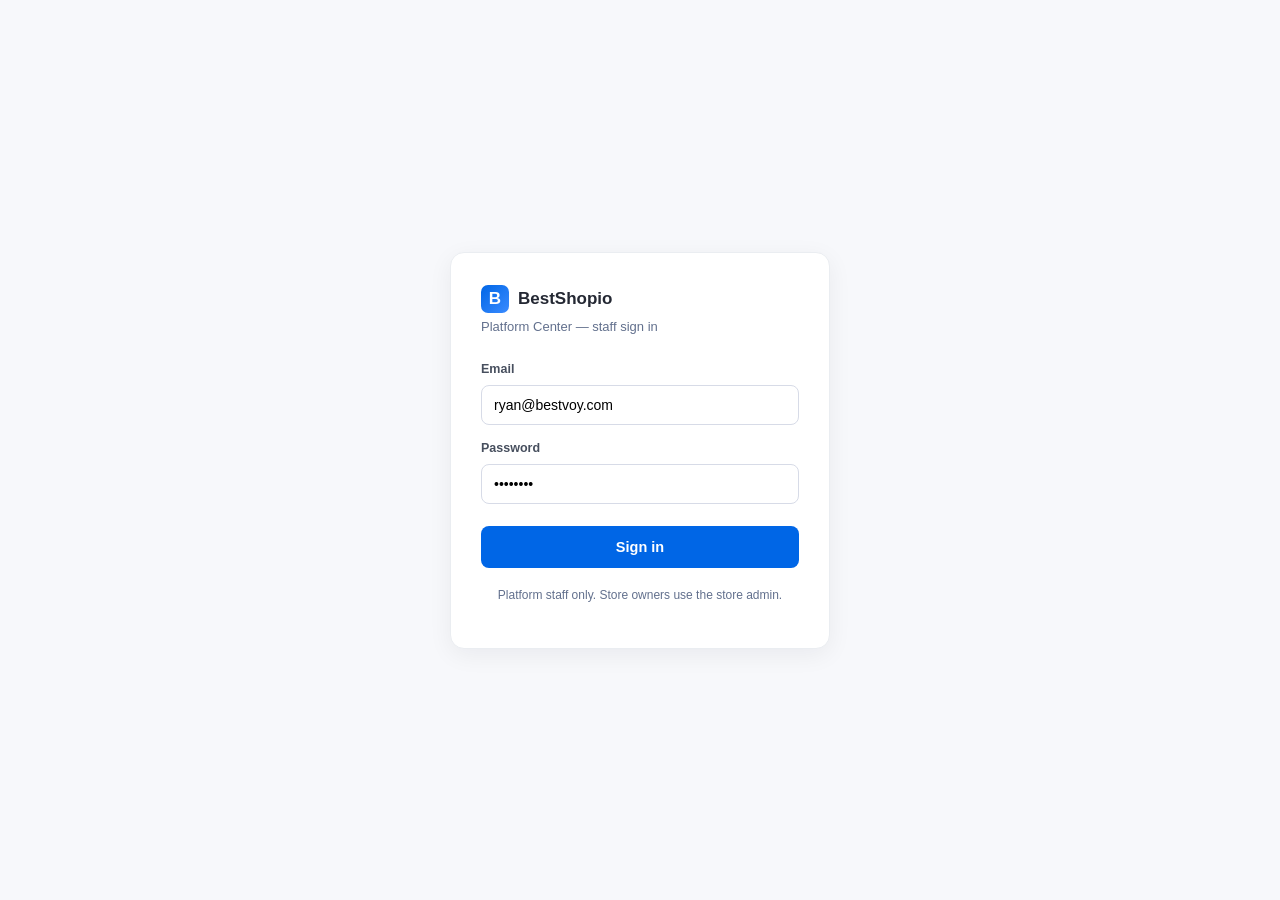
<file: platform/signin.html>
<!DOCTYPE html>
<html lang="en">
<head>
  <meta charset="UTF-8" />
  <meta name="viewport" content="width=device-width, initial-scale=1.0" />
  <title>Sign in · BestShopio Platform Center</title>
  <link rel="stylesheet" href="../_shared/admin-theme.css" />
  <style>
    *{box-sizing:border-box}
    body{margin:0;background:var(--panel);color:var(--ink);min-height:100vh;display:grid;place-items:center;
      font:14px/1.5 -apple-system,"Segoe UI",Roboto,Arial,sans-serif}
    .signin-card{width:380px;background:#fff;border:1px solid var(--hair);border-radius:14px;
      box-shadow:0 6px 24px rgb(16 24 40/6%);padding:32px 30px}
    .si-brand{display:flex;align-items:center;gap:9px;font-weight:700;font-size:17px;margin-bottom:4px}
    .si-brand .logo-mark{width:28px;height:28px;border-radius:7px;background:linear-gradient(135deg,#0066e6,#3a8bff);
      display:grid;place-items:center;color:#fff;font-weight:800}
    .si-sub{font-size:13px;color:var(--ink-muted);margin:0 0 24px}
    .si-label{display:block;font-size:12.5px;font-weight:600;color:var(--ink-body);margin:14px 0 6px}
    .si-input{width:100%;height:40px;border:1px solid var(--ctl);border-radius:8px;padding:0 12px;font-size:14px;outline:0}
    .si-input:focus{border-color:var(--brand);box-shadow:0 0 0 3px var(--brand-50)}
    .si-btn{width:100%;height:42px;margin-top:22px;border:0;border-radius:8px;background:var(--brand);color:#fff;
      font-size:14.5px;font-weight:600;cursor:pointer}
    .si-btn:hover{background:var(--brand-hover)}
    .si-foot{text-align:center;font-size:12px;color:var(--ink-muted);margin-top:18px}
  </style>
</head>
<body>
  <form class="signin-card" onsubmit="location.href='index.html';return false">
    <div class="si-brand"><span class="logo-mark">B</span>BestShopio</div>
    <p class="si-sub">Platform Center — staff sign in</p>
    <label class="si-label">Email</label>
    <input class="si-input" type="email" value="ryan@bestvoy.com" />
    <label class="si-label">Password</label>
    <input class="si-input" type="password" value="••••••••" />
    <button class="si-btn" type="submit">Sign in</button>
    <p class="si-foot">Platform staff only. Store owners use the store admin.</p>
  </form>
</body>
</html>
</file>
<file: account/styles.css>
/* BestShopio · Account / SSO portal — shared styles for the outer multi-store shell.
   This is the layer ABOVE the per-store admin (../index.html): sign in once, see every
   store you can access as a card, click one to enter its admin. Standalone real HTML
   pages (signin.html, stores.html) link this file. Mirrors reference/sso visual language:
   light #edf2ff chrome, #3b66ff primary, conference-room hero. English-only copy. */

:root {
  --font: 'Inter', -apple-system, BlinkMacSystemFont, 'Segoe UI', Roboto, Helvetica, Arial, sans-serif;
  --blue: #3b66ff;
  --blue-hover: #2f57e6;
  --ink: #2a2f3b;
  --muted: #5c6475;
  --line: #e2e6ef;
  --page: #edf2ff;
  --err: #ff4d4f;
}

* { box-sizing: border-box; }
html, body { height: 100%; }
body {
  margin: 0;
  font-family: var(--font);
  color: var(--ink);
  background: #fff;
  -webkit-font-smoothing: antialiased;
  text-rendering: optimizeLegibility;
}
a { color: inherit; }

/* ============================ buttons ============================ */
.btn {
  display: inline-flex;
  align-items: center;
  justify-content: center;
  gap: 8px;
  height: 34px;
  padding: 0 14px;
  border: 1px solid var(--line);
  border-radius: 4px;
  background: #fff;
  color: #2f2f2f;
  font-family: var(--font);
  font-size: 13px;
  font-weight: 500;
  line-height: 1;
  text-decoration: none;
  cursor: pointer;
  transition: background-color .15s ease, border-color .15s ease, color .15s ease;
}
.btn:hover { border-color: #c7d1e4; background: #fafcff; }
.btn-primary { border-color: var(--blue); background: var(--blue); color: #fff; }
.btn-primary:hover { border-color: var(--blue-hover); background: var(--blue-hover); color: #fff; }
.btn-danger { border-color: #e0432f; background: #e0432f; color: #fff; }
.btn-danger:hover { border-color: #c93b29; background: #c93b29; color: #fff; }
.btn[disabled] { opacity: .55; cursor: not-allowed; }

/* ============================ header chrome ============================ */
.acct-header {
  height: 60px;
  display: flex;
  align-items: center;
  justify-content: space-between;
  padding: 0 24px 0 16px;
  background: var(--page);
  color: #1f2430;
}
.acct-brand { display: flex; align-items: center; height: 40px; text-decoration: none; }
.acct-brand img { display: block; height: 30px; width: auto; }
.acct-brand .wordmark { font-size: 19px; font-weight: 600; letter-spacing: -.01em; color: #2a2f3b; }

.acct-user { position: relative; }
.acct-avatar {
  display: inline-flex;
  align-items: center;
  justify-content: center;
  width: 34px;
  height: 34px;
  border: 0;
  border-radius: 999px;
  background: transparent;
  color: #6f7c9e;
  cursor: pointer;
}
.acct-avatar:hover { background: #e2e9fb; }
.acct-avatar svg { width: 24px; height: 24px; }

.user-pop {
  position: absolute;
  top: 44px;
  right: 0;
  min-width: 236px;
  padding: 0;
  border: 1px solid #e6eaf2;
  border-radius: 8px;
  background: #fff;
  box-shadow: 0 10px 28px rgba(32,42,70,.12), 0 2px 8px rgba(32,42,70,.08);
  overflow: hidden;
  z-index: 50;
}
.user-pop[hidden] { display: none; }
.user-pop-head {
  display: flex; align-items: center; gap: 8px;
  min-height: 40px; padding: 6px 14px; color: #2f3542; font-size: 14px;
}
.user-pop-head svg { width: 16px; height: 16px; color: #7b88ad; flex: 0 0 auto; }
.user-pop-divider { height: 1px; background: #e6eaf2; }
.user-pop-actions { display: flex; flex-direction: column; padding: 4px 0; }
.user-pop-item {
  display: flex; align-items: center; gap: 10px;
  width: 100%; min-height: 34px; padding: 0 14px;
  border: 0; background: #fff; color: #2f3542;
  font-family: var(--font); font-size: 14px; text-align: left; text-decoration: none; cursor: pointer;
}
.user-pop-item:hover { background: #f7f9fc; }
.user-pop-item svg { width: 16px; height: 16px; color: #7b88ad; flex: 0 0 auto; }

/* ============================ sign in ============================ */
.signin-page {
  display: grid;
  grid-template-columns: minmax(0, 73fr) minmax(420px, 27fr);
  min-height: 100vh;
  background: #fff;
}
.hero {
  position: relative;
  overflow: hidden;
  background: #d8dde6 center / cover no-repeat;
  background-image: url('assets/auth-hero-bg.jpg');
}
.hero-overlay {
  position: absolute; inset: 0;
  background:
    linear-gradient(90deg, rgba(16,20,30,.42) 0%, rgba(16,20,30,.16) 50%, rgba(16,20,30,.08) 100%),
    linear-gradient(180deg, rgba(0,0,0,.08), rgba(0,0,0,.28));
}
.hero-content {
  position: absolute; z-index: 1;
  top: 50%; left: 50%; transform: translate(-50%, -50%);
  display: flex; flex-direction: column; align-items: flex-start; gap: 24px;
  color: #fff;
}
.hero-kicker { margin: 0; font-size: 30px; line-height: 1.16; font-weight: 700; }
.hero-title { margin: 0; font-size: 56px; line-height: 1.04; font-weight: 300; }

.form-panel { display: flex; align-items: center; justify-content: center; padding: 32px 28px; background: #fff; }
.form-card { width: 100%; max-width: min(92%, 456px); }
.form-title { margin: 0 0 30px; color: #2f2f2f; font-size: 30px; line-height: 1.22; font-weight: 700; letter-spacing: -.02em; }

/* form fields */
.fld { position: relative; margin-bottom: 20px; }
.fld-label { display: block; margin-bottom: 8px; color: #2f3542; font-size: 14px; font-weight: 600; }
.fld-wrap { position: relative; display: flex; align-items: center; }
.fld-input {
  width: 100%; height: 46px; padding: 0 16px;
  border: 1px solid #d7deec; border-radius: 4px; background: #fff;
  color: #2a2f3b; font-family: var(--font); font-size: 15px;
  outline: none; transition: border-color .15s ease, box-shadow .15s ease;
}
.fld-input::placeholder { color: #999fae; }
.fld-input:focus { border-color: var(--blue); box-shadow: 0 0 0 2px rgba(59,102,255,.1); }
.fld-input.has-error { border-color: var(--err); }
.fld-input.has-suffix { padding-right: 44px; }
.fld-suffix {
  position: absolute; right: 12px; display: inline-flex; align-items: center; justify-content: center;
  color: #9aa1ad; background: none; border: 0; cursor: pointer; padding: 4px;
}
.fld-suffix.txt { right: 14px; color: var(--blue); font-size: 14px; font-weight: 600; }
.fld-suffix.txt[disabled] { color: #9aa1ad; cursor: not-allowed; }
.fld-error { margin-top: 6px; color: var(--err); font-size: 13px; line-height: 1.4; min-height: 0; }
.fld-error:empty { display: none; }
.fld-hint { margin-top: 6px; color: var(--muted); font-size: 12.5px; }

.signin-submit { width: 100%; height: 40px; font-size: 15px; font-weight: 600; margin-top: 4px; }
.meta-links { display: flex; align-items: center; justify-content: space-between; margin: 16px 0 18px; }
.meta-links a { color: var(--blue); font-size: 14px; text-decoration: none; cursor: pointer; }
.meta-links a:hover { text-decoration: underline; }

.divider { display: flex; align-items: center; gap: 14px; margin-bottom: 16px; }
.divider span { flex: 1; height: 1px; background: #d7deec; }
.divider em { color: #9aa1ad; font-size: 15px; font-style: normal; }

.oauth-list { display: flex; flex-direction: column; gap: 12px; }
.oauth-btn {
  display: inline-flex; align-items: center; justify-content: center; gap: 12px;
  height: 46px; border: 1px solid #d7deec; border-radius: 4px; background: #fff;
  color: #2f2f2f; font-family: var(--font); font-size: 15px; font-weight: 600; cursor: pointer;
  transition: border-color .15s ease, background-color .15s ease;
}
.oauth-btn:hover { border-color: #c7d1e4; background: #fafcff; }
.oauth-btn img { display: block; width: 20px; height: 20px; flex: 0 0 auto; }

/* ============================ stores panel ============================ */
.stores-page { min-height: calc(100vh - 60px); background: var(--page); overflow: auto; }
.stores-shell {
  display: grid;
  grid-template-columns: 200px minmax(0, 1fr);
  min-height: calc(100vh - 60px);
  border: 1px solid #e8ecf4;
  border-bottom: 0;
  border-radius: 24px 24px 0 0;
  background: #fff;
  overflow: hidden;
}
.stores-sidebar { padding: 10px; border-right: 1px solid #eceff5; background: #fff; }
.sidebar-item {
  display: flex; align-items: center; gap: 10px;
  width: 100%; height: 32px; padding: 0 16px;
  border: 0; border-radius: 12px; background: transparent;
  color: #5f636c; font-family: var(--font); font-size: 14px; text-align: left; cursor: pointer;
}
.sidebar-item svg { width: 16px; height: 16px; }
.sidebar-item.active { background: #eef2ff; color: #3f6ff5; }
.sidebar-item:not(.active):hover { background: #f5f5f5; }

.stores-main { margin: 16px 30px; }
.stores-toolbar { display: flex; align-items: center; justify-content: space-between; gap: 16px; margin-bottom: 18px; }
.welcome-title { margin: 0; color: #2b2f39; font-size: 18px; font-weight: 700; }

.store-grid { display: grid; grid-template-columns: repeat(3, minmax(0, 1fr)); gap: 28px; }

.store-card {
  position: relative; display: block;
  padding: 26px 22px 16px;
  border: 1px solid var(--line); border-radius: 14px; background: #fff;
  text-decoration: none; color: inherit; cursor: pointer;
  transition: border-color .2s ease, box-shadow .2s ease, transform .2s ease;
}
.store-card:hover { border-color: #cfd8ee; box-shadow: 0 8px 24px rgba(41,56,99,.08); transform: translateY(-1px); }
.store-card.disabled { cursor: not-allowed; }
.store-card.disabled:hover { border-color: var(--line); box-shadow: none; transform: none; }
.store-card-head { display: flex; align-items: center; gap: 18px; min-height: 92px; }
.store-icon { position: relative; width: 72px; height: 72px; flex: 0 0 auto; overflow: hidden; border-radius: 8px; background: #edf2ff; }
.store-icon .awning { position: absolute; left: 50%; top: 16px; transform: translateX(-50%); width: 42px; height: 12px; border-radius: 4px 4px 0 0;
  background: repeating-linear-gradient(to right, #b8c9ff 0, #b8c9ff 7px, #edf2ff 7px, #edf2ff 10px); }
.store-icon .body { position: absolute; left: 50%; top: 28px; transform: translateX(-50%); width: 42px; height: 30px; border-radius: 0 0 6px 6px; background: #fff; }
.store-icon .body::before { position: absolute; content: ''; left: 7px; top: 10px; width: 9px; height: 9px; background: #edf2ff; }
.store-icon .body::after { position: absolute; content: ''; right: 7px; bottom: 0; width: 11px; height: 18px; background: #edf2ff; }
.store-copy { min-width: 0; }
.store-name { margin: 0; color: #2a2f3b; font-size: 17px; line-height: 1.2; font-weight: 700; }
.store-domain { margin-top: 8px; color: #2d2f35; font-size: 14px; line-height: 1.4; font-weight: 500; word-break: break-word; }
.store-divider { height: 1px; margin: 16px 0; background: #e8ebf3; }
.store-metrics { display: grid; grid-template-columns: repeat(2, minmax(0, 1fr)); gap: 18px; }
.metric-col { display: flex; flex-direction: column; gap: 8px; }
.metric-num { color: #373b47; font-size: 20px; line-height: 1.1; font-weight: 500; }
.metric-label { color: #404552; font-size: 12px; line-height: 1.45; }

/* status tag (store + staff) */
.tag {
  display: inline-flex; align-items: center; gap: 6px;
  margin-top: 8px; padding: 1px 8px; border-radius: 4px;
  font-size: 13px; line-height: 1.5; font-weight: 500;
}
.tag::before { content: ''; width: 6px; height: 6px; border-radius: 999px; background: currentColor; }
.tag-green { color: #1f9d57; background: #e9f8ef; }
.tag-gold  { color: #b9892b; background: #fbf3e0; }
.tag-blue  { color: #2f6bff; background: #eaf0ff; }
.tag-gray  { color: #6b7280; background: #f0f1f4; }
.tag-red   { color: #d4380d; background: #fde9e3; }

.empty-panel { display: flex; flex-direction: column; align-items: center; justify-content: center; min-height: calc(100% - 24px); gap: 20px; text-align: center; }
.empty-icon { position: relative; width: 72px; height: 72px; border-radius: 6px; background: #edf2ff; }
.empty-icon .awning { position: absolute; left: 50%; top: 16px; transform: translateX(-50%); width: 42px; height: 12px; border-radius: 4px 4px 0 0;
  background: repeating-linear-gradient(to right, #b8c9ff 0, #b8c9ff 7px, #edf2ff 7px, #edf2ff 10px); }
.empty-icon .body { position: absolute; left: 50%; top: 28px; transform: translateX(-50%); width: 42px; height: 30px; border-radius: 0 0 6px 6px; background: #fff; }
.empty-title { color: #2a2f3b; font-size: 18px; font-weight: 700; }

/* ============================ modal ============================ */
.modal-backdrop {
  position: fixed; inset: 0; z-index: 100;
  display: flex; align-items: flex-start; justify-content: center;
  padding-top: 12vh; background: rgba(33,40,56,.45);
}
.modal-backdrop[hidden] { display: none; }
.modal {
  width: 560px; max-width: calc(100vw - 32px);
  background: #fff; border-radius: 12px; box-shadow: 0 24px 60px rgba(20,28,52,.24);
  overflow: hidden;
}
.modal-head {
  display: flex; align-items: center; justify-content: space-between;
  padding: 18px 22px 4px; font-size: 17px; font-weight: 700; color: #1f2430;
}
.modal-x { display: inline-flex; padding: 4px; border: 0; background: none; color: #9aa1ad; cursor: pointer; }
.modal-x svg { width: 18px; height: 18px; }
.modal-body { padding: 12px 22px 4px; max-height: 64vh; overflow: auto; }
.modal-foot { display: flex; align-items: center; justify-content: flex-end; gap: 10px; padding: 16px 22px 20px; }
.modal-success { text-align: center; padding: 22px 22px 6px; }
.modal-success-ico {
  width: 52px; height: 52px; margin: 6px auto 16px; border-radius: 999px;
  background: #34b365; display: flex; align-items: center; justify-content: center; color: #fff;
}
.modal-success-ico svg { width: 28px; height: 28px; }
.modal-success p { margin: 4px 0; color: #3a4150; font-size: 14px; line-height: 1.6; }
.modal-success .lead { font-size: 16px; font-weight: 600; color: #1f2430; }

/* ============================ toast ============================ */
.toast-host { position: fixed; left: 50%; bottom: 26px; transform: translateX(-50%); z-index: 200; display: flex; flex-direction: column; gap: 10px; align-items: center; }
.toast {
  display: inline-flex; align-items: center; gap: 9px;
  padding: 10px 16px; border-radius: 8px;
  background: #eafaf1; color: #1f8f4e; font-size: 13.5px; font-weight: 500;
  box-shadow: 0 8px 24px rgba(20,40,28,.14); border: 1px solid #cdeedb;
}
.toast.err { background: #fdecea; color: #c0392b; border-color: #f4ccc6; }
.toast svg { width: 16px; height: 16px; }

/* ============================ responsive ============================ */
@media (max-width: 1080px) { .store-grid { grid-template-columns: repeat(2, minmax(0, 1fr)); } }
@media (max-width: 900px) {
  .signin-page { grid-template-columns: 1fr; }
  .hero { display: none; }
  .form-panel { min-height: 100vh; background: linear-gradient(rgba(0,0,0,.18), rgba(0,0,0,.18)), url('assets/auth-hero-bg.jpg') center / cover; }
  .form-card { max-width: 360px; padding: 28px 24px; background: #fff; border: 1px solid #e4e9f3; border-radius: 20px; box-shadow: 0 18px 40px rgba(25,38,74,.08); }
}
@media (max-width: 860px) {
  .stores-shell { grid-template-columns: 1fr; border-radius: 0; }
  .stores-sidebar { border-right: 0; border-bottom: 1px solid #eceff5; }
  .stores-main { margin: 16px 18px; }
  .stores-toolbar { flex-direction: column; align-items: stretch; }
  .store-grid { grid-template-columns: 1fr; }
}
</file>
<file: _shared/admin-theme.css>
/* ============================================================================
 * BestVoy Admin — 共享设计系统（出后台原型直接 link 本文件）
 * 用法：<link rel="stylesheet" href="../_shared/admin-theme.css">
 * 说明书见 docs/BestVoy_设计风格_管理后台.md
 *
 * 这是后台设计系统的「通用核心」：token + app 外壳（侧栏/顶栏）+ 通用组件
 * （卡片/按钮/标签/表格/分页/弹窗/抽屉/输入/菜单等）。
 * 已剔除某个具体原型的业务专属样式（如 analytics 的 BestQL 编辑器/报表库/
 * 数据源标签），保证可跨原型复用。
 *
 * 色值与生产 vben-admin 对齐：--brand #0066e6 ＝ vben --primary 212 100% 45%；
 * 圆角 8px ＝ vben --radius .5rem；默认 light。
 * 提取自 prototypes/analytics/css/theme.css（该原型保留自己的超集副本）。
 * ==========================================================================*/

:root {
  --brand: #0066e6;
  --brand-hover: #0058c4;
  --brand-50: #e6f0ff;
  --ink: #242833;
  --ink-body: #474f5e;
  --ink-muted: #62708d;
  --page: #ffffff;
  --panel: #f7f8fb;
  --hair: #eaedf1;
  --ctl: #d7dbe7;
  --ok: #008051; --ok-bg: #e0f2ec; --ok-border: #cce6dd;
  --warn: #ffc453; --err: #D33612;
  --sidebar-w: 224px;
  --header-h: 56px;
  --radius: 8px;
  --float-shadow: 0 6px 16px 0 rgb(0 0 0 / 8%), 0 3px 6px -4px rgb(0 0 0 / 12%), 0 9px 28px 8px rgb(0 0 0 / 5%);
}

html, body { height: 100%; }
body { font-size: 14px; line-height: 1.5; color: var(--ink); font-family: -apple-system, "Segoe UI", Roboto, "Helvetica Neue", Arial, sans-serif; }
* { -webkit-font-smoothing: antialiased; }

/* ---------- Sidebar ---------- */
.app-sidebar {
  width: var(--sidebar-w);
  flex: 0 0 var(--sidebar-w);
  background: #fff;
  border-right: 1px solid var(--hair);
  display: flex; flex-direction: column;
  height: 100%;
}
.brand-row { height: var(--header-h); display: flex; align-items: center; gap: 8px; padding: 0 16px; border-bottom: 1px solid var(--hair); }
.brand-mark { width: 26px; height: 26px; border-radius: 6px; background: var(--brand); color: #fff; display: grid; place-items: center; font-weight: 700; font-size: 15px; }
.nav-scroll { flex: 1; overflow-y: auto; padding: 8px; }
.nav-group-label { font-size: 11px; font-weight: 600; letter-spacing: .04em; text-transform: uppercase; color: var(--ink-muted); padding: 14px 10px 6px; }
.nav-item { display: flex; align-items: center; gap: 10px; padding: 8px 10px; border-radius: var(--radius); color: var(--ink-body); font-size: 14px; cursor: pointer; user-select: none; white-space: nowrap; }
.nav-item:hover { background: var(--panel); }
.nav-item.active { background: #e6f0ff; color: var(--brand); font-weight: 600; }
.nav-item.active .nav-ico { color: var(--brand); }
.nav-ico { width: 18px; height: 18px; flex: 0 0 18px; color: var(--ink-muted); }
.nav-badge { margin-left: auto; font-size: 12px; color: var(--ink-muted); }
.nav-item.active .nav-badge { color: var(--brand); }
.nav-sub { display: flex; align-items: center; gap: 10px; padding: 7px 10px 7px 38px; border-radius: var(--radius); color: var(--ink-body); font-size: 13.5px; cursor: pointer; }
.nav-sub:hover { background: var(--panel); }
.nav-sub.active { background: #e6f0ff; color: var(--brand); font-weight: 600; }
.nav-caret { margin-left: auto; transition: transform .15s; color: var(--ink-muted); }
.nav-caret.open { transform: rotate(90deg); }
.nav-subs.collapsed { display: none; }

/* ---------- Header ---------- */
.app-header { height: var(--header-h); flex: 0 0 var(--header-h); background: #fff; border-bottom: 1px solid var(--hair); display: flex; align-items: center; gap: 16px; padding: 0 20px; }
.search-box { flex: 1; max-width: 720px; margin: 0 auto; display: flex; align-items: center; gap: 8px; height: 34px; padding: 0 12px; background: var(--panel); border: 1px solid var(--hair); border-radius: var(--radius); color: var(--ink-muted); font-size: 13px; }
.icon-btn { width: 32px; height: 32px; border-radius: var(--radius); background: #EEF0F7; border: none; display: grid; place-items: center; color: var(--ink-body); cursor: pointer; }
.icon-btn:hover { background: #e3e6f0; }
.hdr-ico { width: 32px; height: 32px; border-radius: var(--radius); background: transparent; border: none; display: grid; place-items: center; color: var(--ink-muted); cursor: pointer; }
.hdr-ico:hover { background: var(--panel); color: var(--ink-body); }
.avatar { width: 28px; height: 28px; border-radius: 7px; background: #111827; color: #fff; display: grid; place-items: center; font-size: 12px; font-weight: 600; }

/* ---------- Page / content ---------- */
.view-wrap { padding: 16px 30px 40px; }
.page-title { font-size: 20px; font-weight: 600; color: var(--ink); }
.muted { color: var(--ink-muted); }
.subtle { color: var(--ink-body); }

/* ---------- Cards ---------- */
.panel { background: #fff; border: 1px solid var(--hair); border-radius: 12px; box-shadow: 0 1px 2px 0 rgb(16 24 40 / 4%); }
.card-pad { padding: 16px; }
.card-title { font-size: 14px; font-weight: 600; color: var(--ink); }
.card-link-title { font-size: 14px; font-weight: 600; color: var(--brand); cursor: pointer; }
.card-link-title:hover { text-decoration: underline; }
.stat-value { font-size: 22px; font-weight: 600; color: var(--ink); letter-spacing: -.01em; }
.delta-up { color: var(--ok); font-size: 12px; font-weight: 500; }
.delta-down { color: var(--err); font-size: 12px; font-weight: 500; }

/* ---------- Buttons ---------- */
.btn { height: 32px; padding: 0 14px; border-radius: var(--radius); font-size: 13px; font-weight: 500; display: inline-flex; align-items: center; gap: 6px; cursor: pointer; border: 1px solid transparent; }
.btn-primary { background: var(--brand); color: #fff; }
.btn-primary:hover { background: var(--brand-hover); }
.btn-default { background: #fff; color: var(--ink); border-color: var(--ctl); }
.btn-default:hover { background: var(--panel); }
.btn-gray { background: rgb(0 39 155 / 7%); color: var(--ink); }
.btn-gray:hover { background: rgb(0 39 155 / 12%); }

/* Back button */
.back-btn { display: inline-flex; align-items: center; justify-content: center; width: 32px; height: 32px; padding: 0; background: #eef0f7; border: none; border-radius: 8px; color: var(--ink); cursor: pointer; transition: background-color .2s; flex: none; }
.back-btn:hover { background: #e2e6f1; }

/* Grouped dropdown trigger */
.opt-group { padding: 8px 10px 4px; font-size: 11px; color: var(--ink-muted); font-weight: 600; }
.sel-trigger { width: 100%; display: flex; align-items: center; justify-content: space-between; cursor: pointer; height: 34px; padding: 0 12px; border: 1px solid var(--ctl); border-radius: var(--radius); background: #fff; font-size: 13px; color: var(--ink); }
.sel-trigger:hover { border-color: var(--brand); }

/* ---------- Pills / tags ---------- */
.pill { display: inline-flex; align-items: center; gap: 8px; padding: 5px 12px; border-radius: 9999px; font-size: 12.5px; font-weight: 500; color: #111827; }
.pill .dot { width: 8px; height: 8px; border-radius: 50%; }
.pill-blue { background: #dbeafe; } .pill-blue .dot { background: #2563eb; }
.pill-orange { background: #ffedd5; } .pill-orange .dot { background: #f97316; }
.pill-green { background: var(--ok-bg); } .pill-green .dot { background: var(--ok); }
.pill-red { background: #fee2e2; } .pill-red .dot { background: #ef4444; }
.pill-gray { background: #f3f4f6; } .pill-gray .dot { background: #6b7280; }

/* count badge on tabs */
.count-badge { display: inline-flex; align-items: center; border: 1px solid var(--hair); background: #fff; border-radius: 9999px; padding: 1px 8px; font-size: 12px; color: var(--ink-body); margin-left: 6px; }

/* ---------- Chips (date range / comparison etc.) ---------- */
.chip { display: inline-flex; align-items: center; gap: 6px; height: 32px; padding: 0 12px; border: 1px solid var(--ctl); background: #fff; border-radius: var(--radius); font-size: 13px; color: var(--ink); cursor: pointer; }
.chip:hover { background: var(--panel); }

/* ---------- Tabs ---------- */
.tabs { display: flex; gap: 4px; border-bottom: 1px solid var(--hair); }
.tab { padding: 10px 12px; font-size: 14px; color: var(--ink-body); cursor: pointer; border-bottom: 2px solid transparent; margin-bottom: -1px; display: inline-flex; align-items: center; }
.tab:hover { color: var(--ink); }
.tab.active { color: var(--brand); border-bottom-color: var(--brand); font-weight: 500; }

/* ---------- Table ---------- */
.tbl { width: 100%; border-collapse: collapse; font-size: 13.5px; }
.tbl thead th { background: #fff; text-align: left; font-weight: 600; color: var(--ink); padding: 12px 16px; border-bottom: 1px solid var(--hair); white-space: nowrap; }
.tbl tbody td { padding: 12px 16px; border-bottom: 1px solid var(--hair); color: var(--ink-body); }
.tbl tbody tr { cursor: pointer; }
.tbl tbody tr:hover { background: var(--panel); }
.tbl .num { text-align: right; font-variant-numeric: tabular-nums; }

/* ---------- Misc ---------- */
.divider { height: 1px; background: var(--hair); }
.chart { width: 100%; height: 280px; }
.chart-sm { width: 100%; height: 64px; }
.placeholder { display: grid; place-items: center; min-height: 320px; color: var(--ink-muted); text-align: center; }
.kbd { border: 1px solid var(--ctl); border-radius: 5px; padding: 1px 6px; font-size: 11px; color: var(--ink-muted); background: var(--panel); }
.scroll-thin::-webkit-scrollbar { width: 8px; height: 8px; }
.scroll-thin::-webkit-scrollbar-thumb { background: #d7dbe7; border-radius: 8px; }

/* ---------- Inputs / filters ---------- */
.filter-input { height: 34px; padding: 0 12px 0 32px; border: 1px solid var(--ctl); border-radius: var(--radius); font-size: 13px; color: var(--ink); width: 280px; background: #fff; }
.filter-input:focus { outline: none; border-color: var(--brand); }
.filter-select { height: 34px; padding: 0 10px; border: 1px solid var(--ctl); border-radius: var(--radius); font-size: 13px; color: var(--ink); background: #fff; }
.input { width: 100%; height: 36px; padding: 0 12px; border: 1px solid var(--ctl); border-radius: var(--radius); font-size: 13px; }
.input:focus { outline: none; border-color: var(--brand); }

/* Query / field-builder atoms */
.field-pill { display: inline-flex; align-items: center; gap: 6px; padding: 4px 8px 4px 10px; border-radius: 6px; background: var(--panel); border: 1px solid var(--hair); font-size: 12.5px; color: var(--ink); margin: 0 6px 6px 0; }
.field-pill .x { cursor: pointer; color: var(--ink-muted); font-size: 14px; line-height: 1; }
.field-pill .x:hover { color: var(--err); }
.add-field { display: inline-flex; align-items: center; gap: 4px; padding: 4px 10px; border-radius: 6px; border: 1px dashed var(--ctl); background: #fff; font-size: 12.5px; color: var(--brand); cursor: pointer; }
.add-field:hover { background: var(--brand-50); }

/* ---------- Pagination (Ant Design Vue look) ---------- */
.pg { display: inline-flex; align-items: center; gap: 8px; }
.pg-item { min-width: 32px; height: 32px; padding: 0 6px; display: inline-flex; align-items: center; justify-content: center; border: 1px solid var(--ctl); border-radius: 6px; background: #fff; color: var(--ink-body); font-size: 14px; cursor: pointer; user-select: none; }
.pg-item:hover { border-color: var(--brand); color: var(--brand); }
.pg-item.active { border-color: var(--brand); color: var(--brand); font-weight: 500; }
.pg-item.disabled { color: var(--ink-muted); border-color: var(--hair); cursor: not-allowed; }
.pg-size { height: 32px; border: 1px solid var(--ctl); border-radius: 6px; padding: 0 8px 0 10px; font-size: 14px; color: var(--ink-body); background: #fff; cursor: pointer; margin-left: 4px; }

/* ---------- Dropdown menu (popover) ---------- */
.menu-pop { position: absolute; z-index: 30; background: #fff; border: 1px solid var(--hair); border-radius: 8px; box-shadow: var(--float-shadow); padding: 6px; max-height: 260px; overflow: auto; min-width: 200px; }
.menu-pop .opt { padding: 7px 10px; border-radius: 6px; font-size: 13px; color: var(--ink-body); cursor: pointer; white-space: nowrap; }
.menu-pop .opt:hover { background: var(--panel); color: var(--ink); }

/* ---------- Modal ---------- */
.modal-backdrop { position: fixed; inset: 0; background: rgb(15 23 42 / 35%); display: grid; place-items: center; z-index: 50; }
.modal { background: #fff; border-radius: 12px; width: 420px; box-shadow: var(--float-shadow); overflow: hidden; }
.modal-head { padding: 16px 18px; border-bottom: 1px solid var(--hair); font-size: 15px; font-weight: 600; }
.modal-body { padding: 18px; }
.modal-foot { padding: 14px 18px; border-top: 1px solid var(--hair); display: flex; justify-content: flex-end; gap: 8px; }

/* ---------- Tooltip ---------- */
.tipbox { position: fixed; z-index: 90; max-width: 264px; background: #fff; border: 1px solid var(--hair); border-radius: 8px; box-shadow: var(--float-shadow); padding: 10px 12px; pointer-events: none; }
.tip-title { font-weight: 600; font-size: 13px; color: var(--ink); margin-bottom: 3px; }
.tip-desc { font-size: 12px; color: var(--ink-body); line-height: 1.5; }
.tip-formula { font-family: ui-monospace, Menlo, Consolas, monospace; font-size: 11.5px; color: var(--brand); margin-top: 6px; background: var(--panel); padding: 4px 6px; border-radius: 5px; }

/* ---------- Popover layer + calendar ---------- */
.pop-layer { position: fixed; inset: 0; z-index: 60; pointer-events: none; }
.pop-layer .menu-pop { pointer-events: auto; }
.cal-grid { display: grid; grid-template-columns: repeat(7, 30px); gap: 2px; }
.cal-h { text-align: center; font-size: 11px; color: var(--ink-muted); height: 24px; line-height: 24px; }
.cal-day { text-align: center; font-size: 12.5px; height: 30px; line-height: 30px; border-radius: 6px; cursor: pointer; }
.cal-day:hover { background: var(--panel); }
.cal-day.sel { background: var(--brand); color: #fff; }

/* ---------- Live ping dot ---------- */
.live-dot { width: 8px; height: 8px; border-radius: 50%; background: var(--ok); display: inline-block; box-shadow: 0 0 0 0 rgb(0 128 81 / 50%); animation: ping 1.6s infinite; }
@keyframes ping { 0% { box-shadow: 0 0 0 0 rgb(0 128 81 / 40%); } 70% { box-shadow: 0 0 0 8px rgb(0 128 81 / 0%); } 100% { box-shadow: 0 0 0 0 rgb(0 128 81 / 0%); } }

/* ---------- Info banner + inline selector + link ---------- */
.info-banner { display: flex; align-items: center; gap: 10px; background: #e6f0ff; border: 1px solid #cfe1ff; color: #1e3a8a; border-radius: 8px; padding: 10px 14px; font-size: 13px; margin-bottom: 16px; }
.info-banner .x { margin-left: auto; cursor: pointer; color: var(--ink-muted); font-size: 12px; }
.info-banner .x:hover { color: var(--ink); }
.metric-sel { display: inline-flex; align-items: center; gap: 6px; height: 32px; padding: 0 10px; border: 1px solid var(--ctl); border-radius: var(--radius); background: #fff; font-size: 13px; font-weight: 500; color: var(--ink); cursor: pointer; }
.metric-sel:hover { border-color: var(--brand); }
.lnk { color: var(--brand); font-size: 13px; cursor: pointer; }
.lnk:hover { text-decoration: underline; }

/* ---------- Right slide-in drawer (multi-select picker) ---------- */
.drawer-backdrop { position: fixed; inset: 0; background: rgb(15 23 42 / 35%); z-index: 60; display: flex; justify-content: flex-end; }
.drawer { width: 380px; max-width: 92vw; height: 100%; background: #fff; display: flex; flex-direction: column; box-shadow: -8px 0 24px rgb(0 0 0 / 12%); animation: drawerIn .18s ease; }
@keyframes drawerIn { from { transform: translateX(24px); opacity: .5; } to { transform: none; opacity: 1; } }
.drawer-head { display: flex; align-items: center; justify-content: space-between; padding: 16px 18px; font-size: 16px; font-weight: 600; border-bottom: 1px solid var(--hair); }
.drawer-x { cursor: pointer; color: var(--ink-muted); display: inline-flex; }
.drawer-x:hover { color: var(--ink); }
.drawer-search { padding: 12px 18px; position: relative; border-bottom: 1px solid var(--hair); }
.drawer-search .search-ico { position: absolute; left: 28px; top: 21px; color: var(--ink-muted); }
.drawer-search .filter-input { padding-left: 32px; }
.drawer-body { flex: 1; overflow-y: auto; padding: 6px 18px 16px; }
.edit-sec-label { font-size: 11px; font-weight: 700; letter-spacing: .05em; color: var(--ink-muted); padding: 12px 0 2px; }
.edit-group { border-bottom: 1px solid var(--hair); padding: 4px 0 6px; }
.edit-group-head { display: flex; align-items: center; justify-content: space-between; cursor: pointer; font-size: 13.5px; font-weight: 600; color: var(--ink); padding: 6px 0; }
.edit-caret { color: var(--ink-muted); transition: transform .15s; display: inline-flex; }
.edit-caret.col { transform: rotate(-90deg); }
.edit-selall { display: inline-block; margin: 2px 0 4px; }
.edit-check { display: flex; align-items: center; gap: 8px; padding: 5px 0; font-size: 13.5px; color: var(--ink-body); cursor: pointer; }
.edit-check input { width: 15px; height: 15px; accent-color: var(--brand); cursor: pointer; flex: none; }
.drawer-foot { display: flex; align-items: center; gap: 8px; padding: 14px 18px; border-top: 1px solid var(--hair); }
</file>
